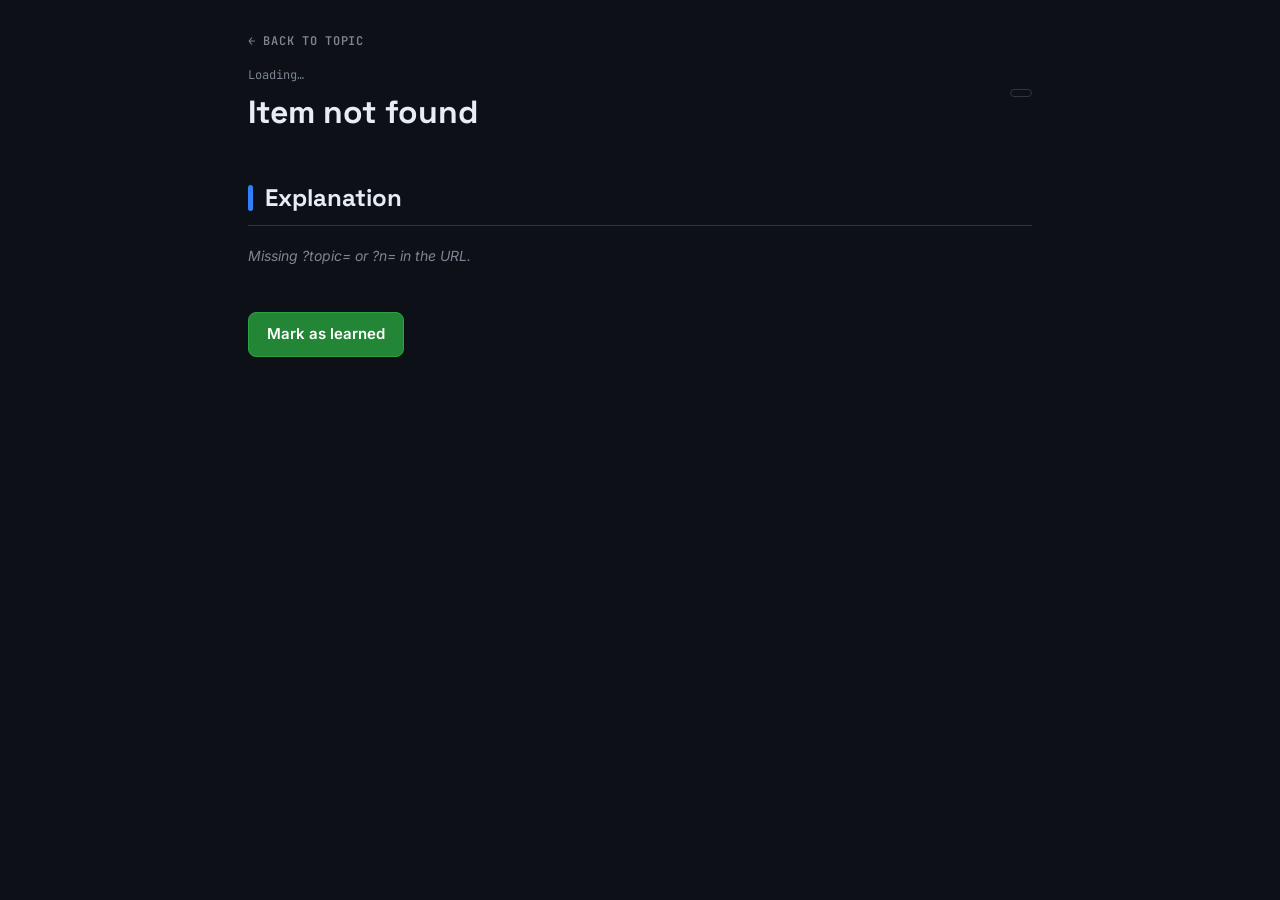
<file: item.html>
<!DOCTYPE html>
<html lang="en">
<head>
<meta charset="UTF-8" />
<meta name="viewport" content="width=device-width, initial-scale=1.0" />
<title id="pageTitle">Loading… — DevOps Roadmap</title>
<link rel="preconnect" href="https://fonts.googleapis.com">
<link href="https://fonts.googleapis.com/css2?family=Space+Grotesk:wght@500;600;700&family=Inter:wght@400;500;600&family=JetBrains+Mono:wght@400;500;600&display=swap" rel="stylesheet">
<link rel="stylesheet" href="assets/style.css">
<style>
  .item-head{display:flex; justify-content:space-between; align-items:flex-start; gap:16px; flex-wrap:wrap; margin-bottom:28px;}
  .item-num-badge{
    font-family:'JetBrains Mono',monospace; font-size:12px; color:var(--text-faint);
    border:1px solid var(--border); border-radius:20px; padding:3px 10px; white-space:nowrap;
  }

  .block{margin-top:52px;}
  .block-label{
    font-family:'Space Grotesk',sans-serif; font-size:24px; font-weight:700; line-height:1.2;
    color:var(--text); margin:0 0 18px; padding-bottom:12px; border-bottom:1px solid var(--border);
    display:flex; align-items:center; gap:12px;
  }
  .block-label::before{content:''; width:5px; height:26px; border-radius:3px; background:var(--ring-color); flex-shrink:0;}
  #practiceBlock .block-label::before{background:#7EE787;}
  #qnaBlock .block-label::before{background:#E3B341;}
  .explanation{font-size:15.5px; line-height:1.75; color:var(--text);}
  .explanation p{margin:0 0 14px;}
  .explanation p:last-child{margin-bottom:0;}
  .explanation a{color:#58A6FF;text-decoration:underline; text-underline-offset:3px;}
  .explanation a:hover{color:#79C0FF;}

  .practice-list{list-style:none; margin:0; padding:0; display:flex; flex-direction:column; gap:10px;}
  .practice-item{
    display:flex; gap:12px; align-items:flex-start; background:var(--surface); border:1px solid var(--border);
    border-radius:10px; padding:13px 15px; font-size:14.5px; line-height:1.55;
  }
  .practice-item::before{content:'\2192'; color:#7EE787; flex-shrink:0; font-family:'JetBrains Mono',monospace;}

  .qna{display:flex; flex-direction:column; gap:10px;}
  .qna-item{border:1px solid var(--border); border-radius:10px; background:var(--surface); overflow:hidden;}
  .qna-q{
    width:100%; text-align:left; background:none; border:none; color:var(--text); font-family:'Inter',sans-serif;
    font-size:14.5px; font-weight:600; padding:13px 15px; cursor:pointer; display:flex; justify-content:space-between;
    align-items:center; gap:10px; border-radius:0;
  }
  .qna-q .arrow{transition:transform .15s; color:var(--text-faint); flex-shrink:0;}
  .qna-item.open .qna-q .arrow{transform:rotate(180deg);}
  .qna-a{max-height:0; overflow:hidden; transition:max-height .2s ease;}
  .qna-a-inner{padding:0 15px 15px; font-size:14px; line-height:1.65; color:var(--text-dim);}

  .no-content{color:var(--text-faint); font-size:14px; font-style:italic;}

  .action-row{display:flex; justify-content:space-between; align-items:center; gap:12px; margin-top:44px; flex-wrap:wrap;}
  .btn-complete{background:#238636; border:1px solid #2ea043; color:#fff; padding:9px 18px; border-radius:8px; font:inherit; font-weight:600; cursor:pointer;}
  .btn-complete:hover{background:#2ea043;}
  .btn-complete.is-done{background:var(--surface); border-color:var(--ok); color:var(--ok);}
  .nav-links{display:flex; gap:10px; font-family:'JetBrains Mono',monospace; font-size:12.5px;}
  .nav-links a{color:var(--text-dim); text-decoration:none;}
  .nav-links a:hover{color:#58A6FF;}
  .nav-links span.disabled{color:var(--text-faint); opacity:.4;}
</style>
</head>
<body>
<div class="wrap narrow">

  <a class="back" id="backLink" href="index.html">&larr; BACK TO TOPIC</a>
  <p class="crumb" id="crumb">Loading…</p>

  <div class="item-head">
    <h1 id="itemTitle" style="margin-bottom:0;">Loading…</h1>
    <span class="item-num-badge" id="itemBadge"></span>
  </div>

  <div class="block">
    <p class="block-label">Explanation</p>
    <div class="explanation" id="explanationBlock"></div>
  </div>

  <div class="block" id="practiceBlock" style="display:none;">
    <p class="block-label">Practice</p>
    <div id="practiceList"></div>
  </div>

  <div class="block" id="qnaBlock" style="display:none;">
    <p class="block-label">Q&amp;A</p>
    <div class="qna" id="qnaList"></div>
  </div>

  <div class="action-row">
    <button class="btn btn-complete" id="completeBtn">Mark as learned</button>
    <div class="nav-links" id="navLinks"></div>
  </div>

</div>

<script src="assets/common.js"></script>
<script>
const params = new URLSearchParams(window.location.search);
const topicSlug = params.get('topic');
const itemN = parseInt(params.get('n'), 10);

// `code` in titles, <h3> lines and Q&A text -> <code>code</code>
const inlineCode = s => String(s).replace(/`([^`]+)`/g, '<code>$1</code>');
const plain = s => String(s).replace(/`/g, '');

async function init(){
  if(!topicSlug || !itemN){
    document.getElementById('itemTitle').textContent = 'Item not found';
    document.getElementById('explanationBlock').innerHTML = '<p class="no-content">Missing ?topic= or ?n= in the URL.</p>';
    return;
  }

  let data;
  try{
    const res = await fetch(`content/${topicSlug}.json`);
    if(!res.ok) throw new Error('not found');
    data = await res.json();
  }catch(e){
    document.getElementById('itemTitle').textContent = 'Content not available';
    document.getElementById('explanationBlock').innerHTML = `<p class="no-content">Couldn't load content for "${topicSlug}" yet.</p>`;
    return;
  }

  document.documentElement.style.setProperty('--ring-color', data.meta.accent || '#58A6FF');
  document.getElementById('backLink').textContent = `\u2190 BACK TO ${data.meta.title.toUpperCase()}`;
  document.getElementById('backLink').href = data.meta.topicPageUrl || 'index.html';
  document.getElementById('crumb').innerHTML = `<a href="${data.meta.topicPageUrl || 'index.html'}">${data.meta.title}</a> &middot; Item ${itemN} of ${data.items.length}`;

  const item = data.items.find(it => it.n === itemN);
  if(!item){
    document.getElementById('itemTitle').textContent = 'Item not found in this topic';
    document.getElementById('explanationBlock').innerHTML = '<p class="no-content">This item hasn\u2019t been added to the content file yet.</p>';
    return;
  }

  document.getElementById('pageTitle').textContent = `${plain(item.title)} — ${data.meta.title}`;
  document.getElementById('itemTitle').innerHTML = inlineCode(item.title);
  document.getElementById('itemBadge').textContent = `#${item.n}`;

  // Each entry in item.explanation is already a full HTML block
  // (a <p>, a <div class="code-block">, a <table>, etc.) — joined as-is
  // so content authors can mix paragraphs, code, diagrams, and tables freely.
  // Only <h3> headings get the `code` -> <code> conversion.
  const expBlock = document.getElementById('explanationBlock');
  if(item.explanation && item.explanation.length){
    expBlock.innerHTML = item.explanation.map(l => l.startsWith('<h3>') ? inlineCode(l) : l).join('');
  } else {
    expBlock.innerHTML = '<p class="no-content">Notes for this item are coming soon.</p>';
  }

  // Like explanation, each entry in item.practice is a raw HTML block the
  // content author composes directly — a <ul class="practice-list"> of
  // action steps, a <div class="diagram"> for a scenario, a
  // <div class="prompt-block"> for reflection questions, etc.
  if(item.practice && item.practice.length){
    document.getElementById('practiceBlock').style.display = '';
    document.getElementById('practiceList').innerHTML = item.practice.join('');
  }

  if(item.qna && item.qna.length){
    document.getElementById('qnaBlock').style.display = '';
    const qnaList = document.getElementById('qnaList');
    item.qna.forEach((pair)=>{
      const el = document.createElement('div');
      el.className = 'qna-item';
      el.innerHTML = `
        <button class="qna-q"><span>${inlineCode(pair.q)}</span><span class="arrow">&#9660;</span></button>
        <div class="qna-a"><div class="qna-a-inner">${inlineCode(pair.a)}</div></div>
      `;
      const btn = el.querySelector('.qna-q');
      const answer = el.querySelector('.qna-a');
      btn.addEventListener('click', ()=>{
        const isOpen = el.classList.toggle('open');
        answer.style.maxHeight = isOpen ? answer.scrollHeight + 'px' : '0';
      });
      qnaList.appendChild(el);
    });
  }

  // Completed state, read/written to the same per-topic key the topic page uses
  const itemsKey = deTopicItemsKey(data.meta.topicId);
  let progress = deReadStore(itemsKey);
  const completeBtn = document.getElementById('completeBtn');

  function refreshButton(){
    const isDone = !!progress[itemN];
    completeBtn.textContent = isDone ? '\u2713 Learned' : 'Mark as learned';
    completeBtn.classList.toggle('is-done', isDone);
  }
  refreshButton();

  completeBtn.addEventListener('click', ()=>{
    if(progress[itemN]) delete progress[itemN]; else progress[itemN] = true;
    deWriteStore(itemsKey, progress);
    deSyncTopicToRoadmap(data.meta.topicId, data.items.length);
    refreshButton();
  });

  // Prev / next navigation within the topic
  const nav = document.getElementById('navLinks');
  const prev = data.items.find(it => it.n === itemN - 1);
  const next = data.items.find(it => it.n === itemN + 1);
  nav.innerHTML = `
    ${prev ? `<a href="item.html?topic=${topicSlug}&n=${prev.n}">&larr; Prev</a>` : `<span class="disabled">&larr; Prev</span>`}
    ${next ? `<a href="item.html?topic=${topicSlug}&n=${next.n}">Next &rarr;</a>` : `<span class="disabled">Next &rarr;</span>`}
  `;
}

init();
</script>
</body>
</html>
</file>
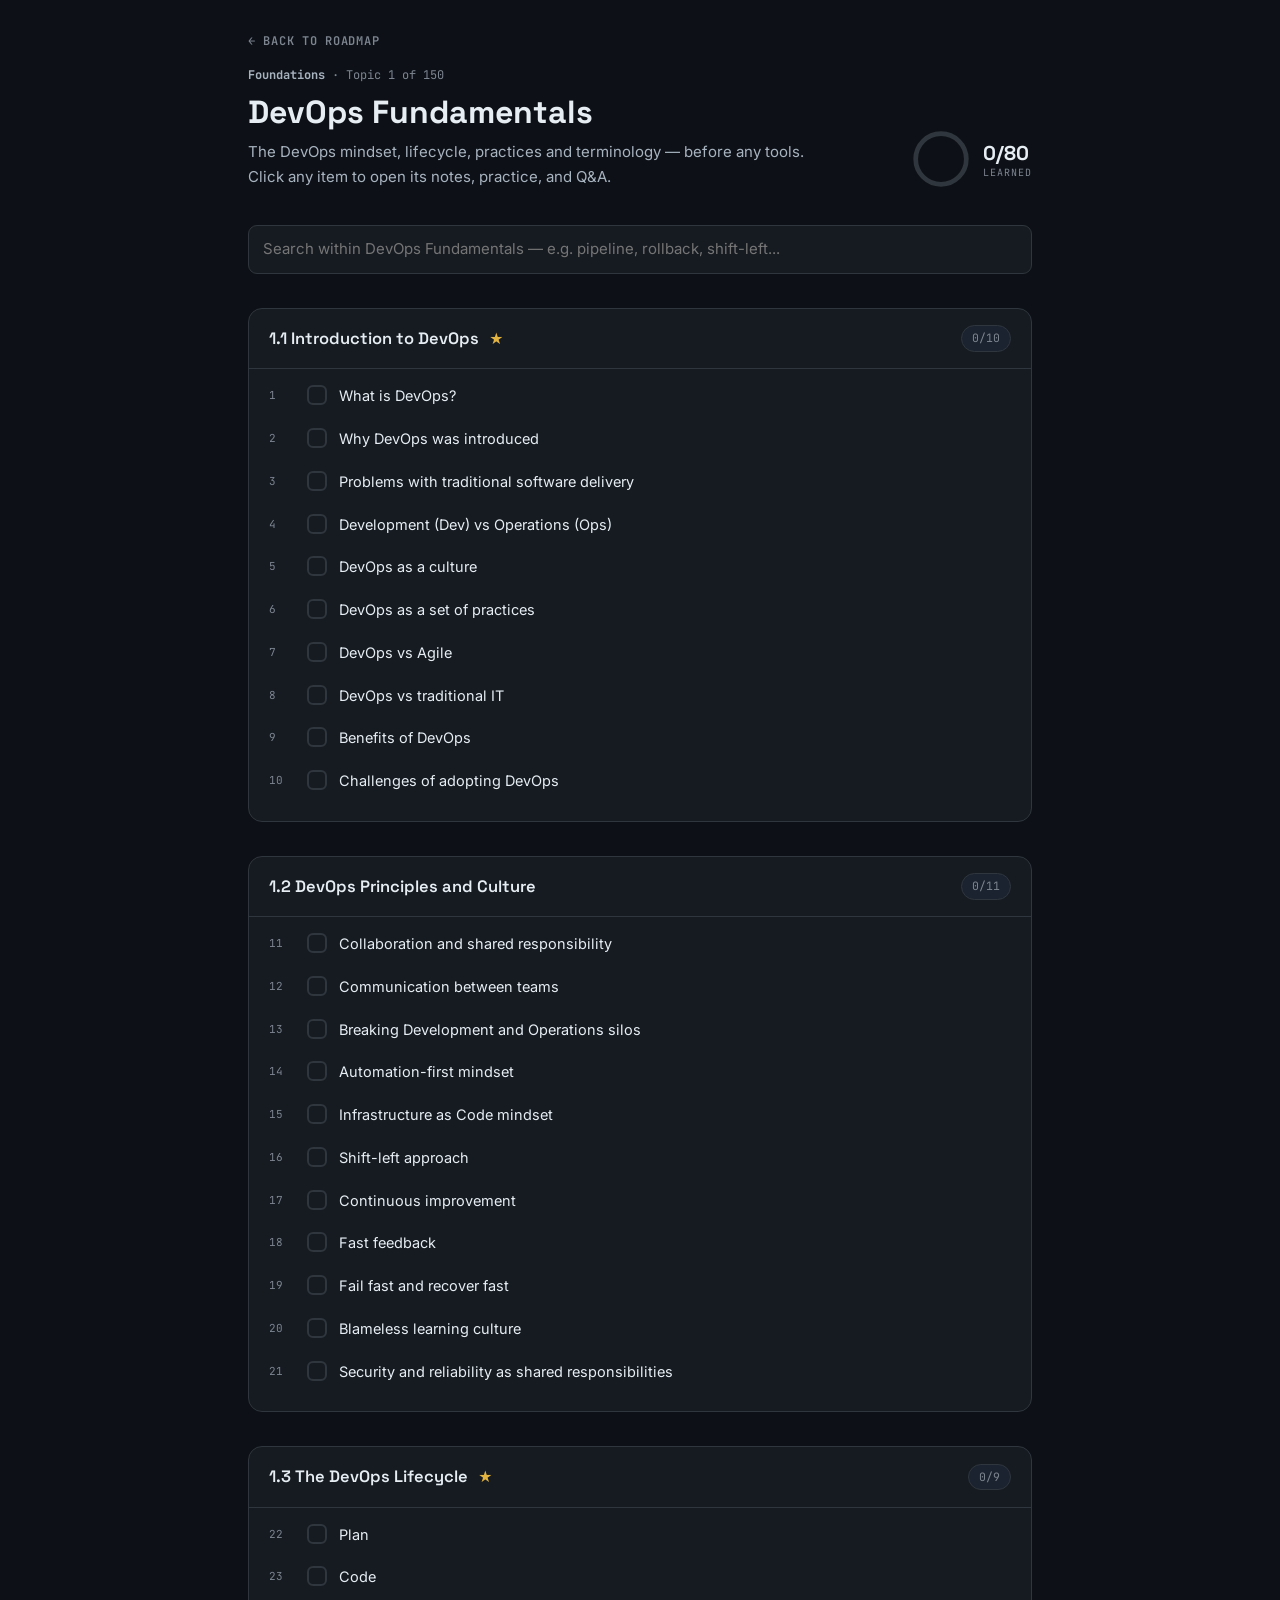
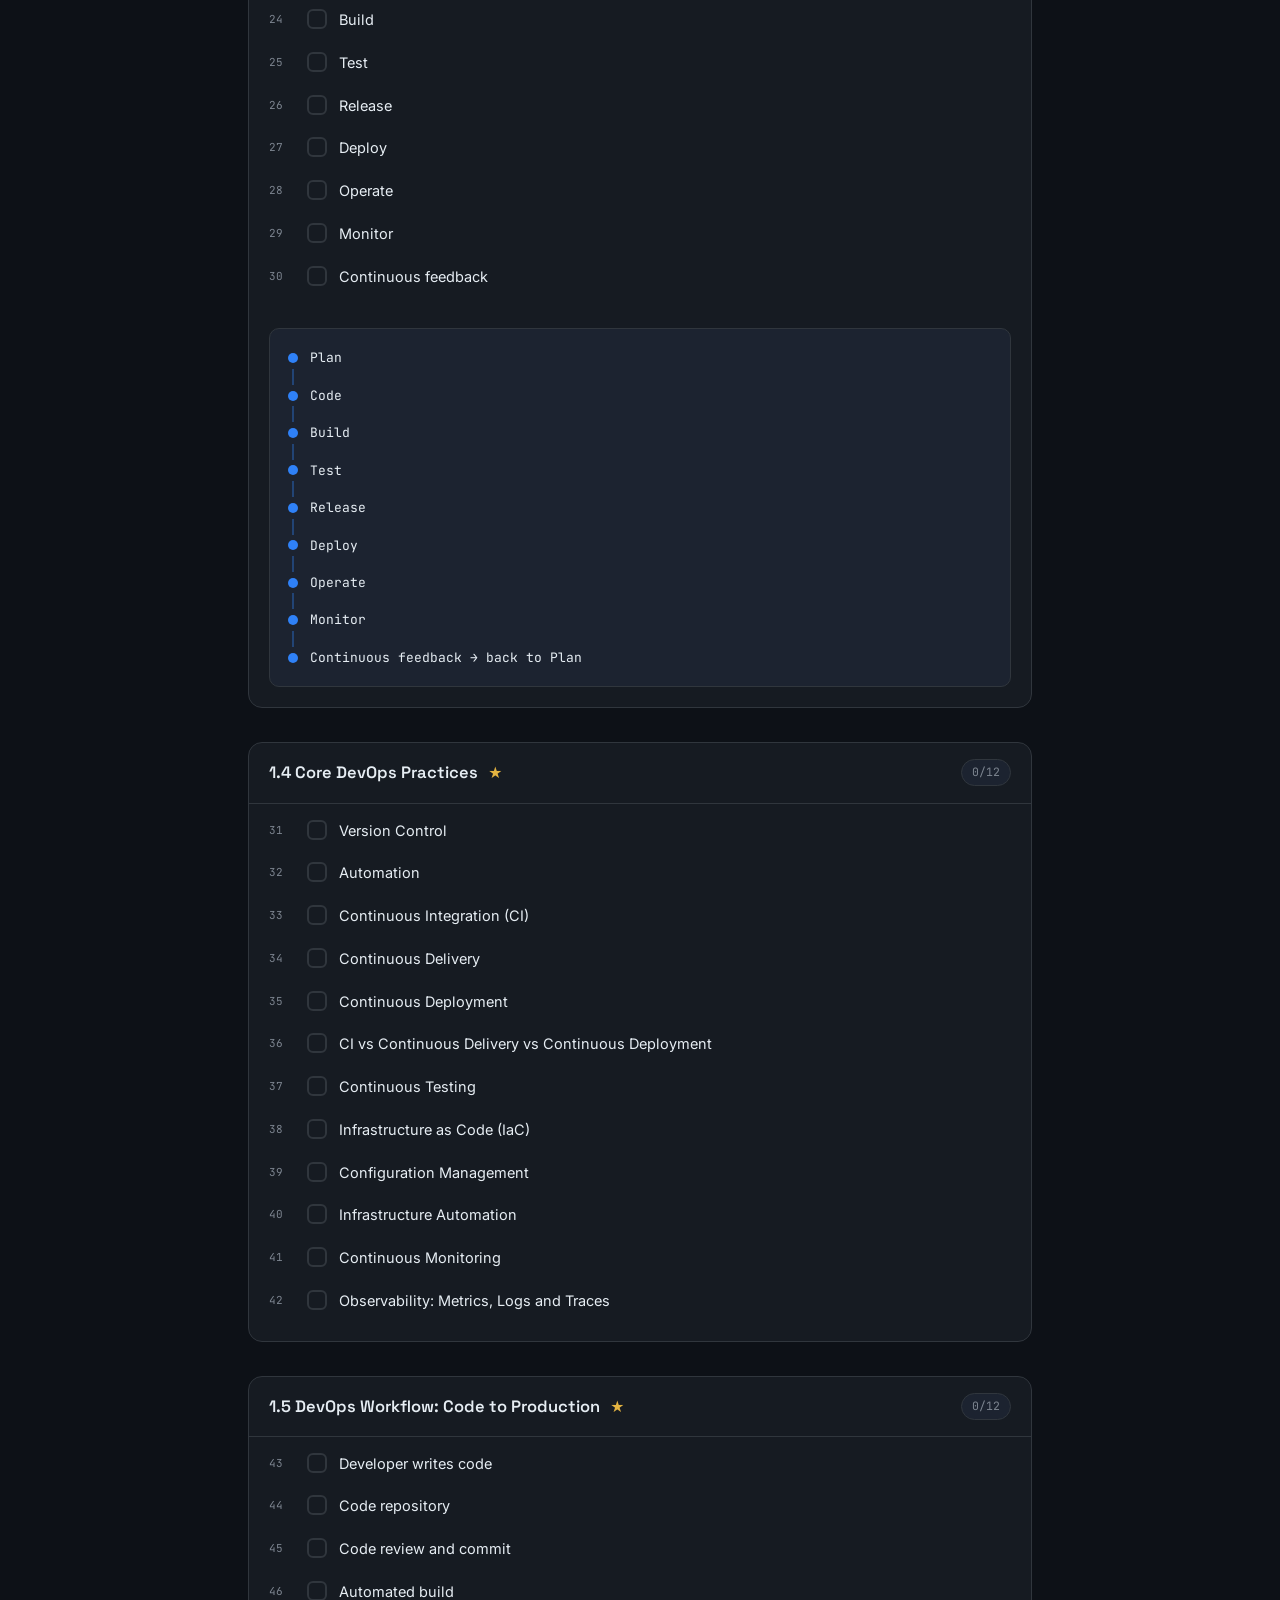
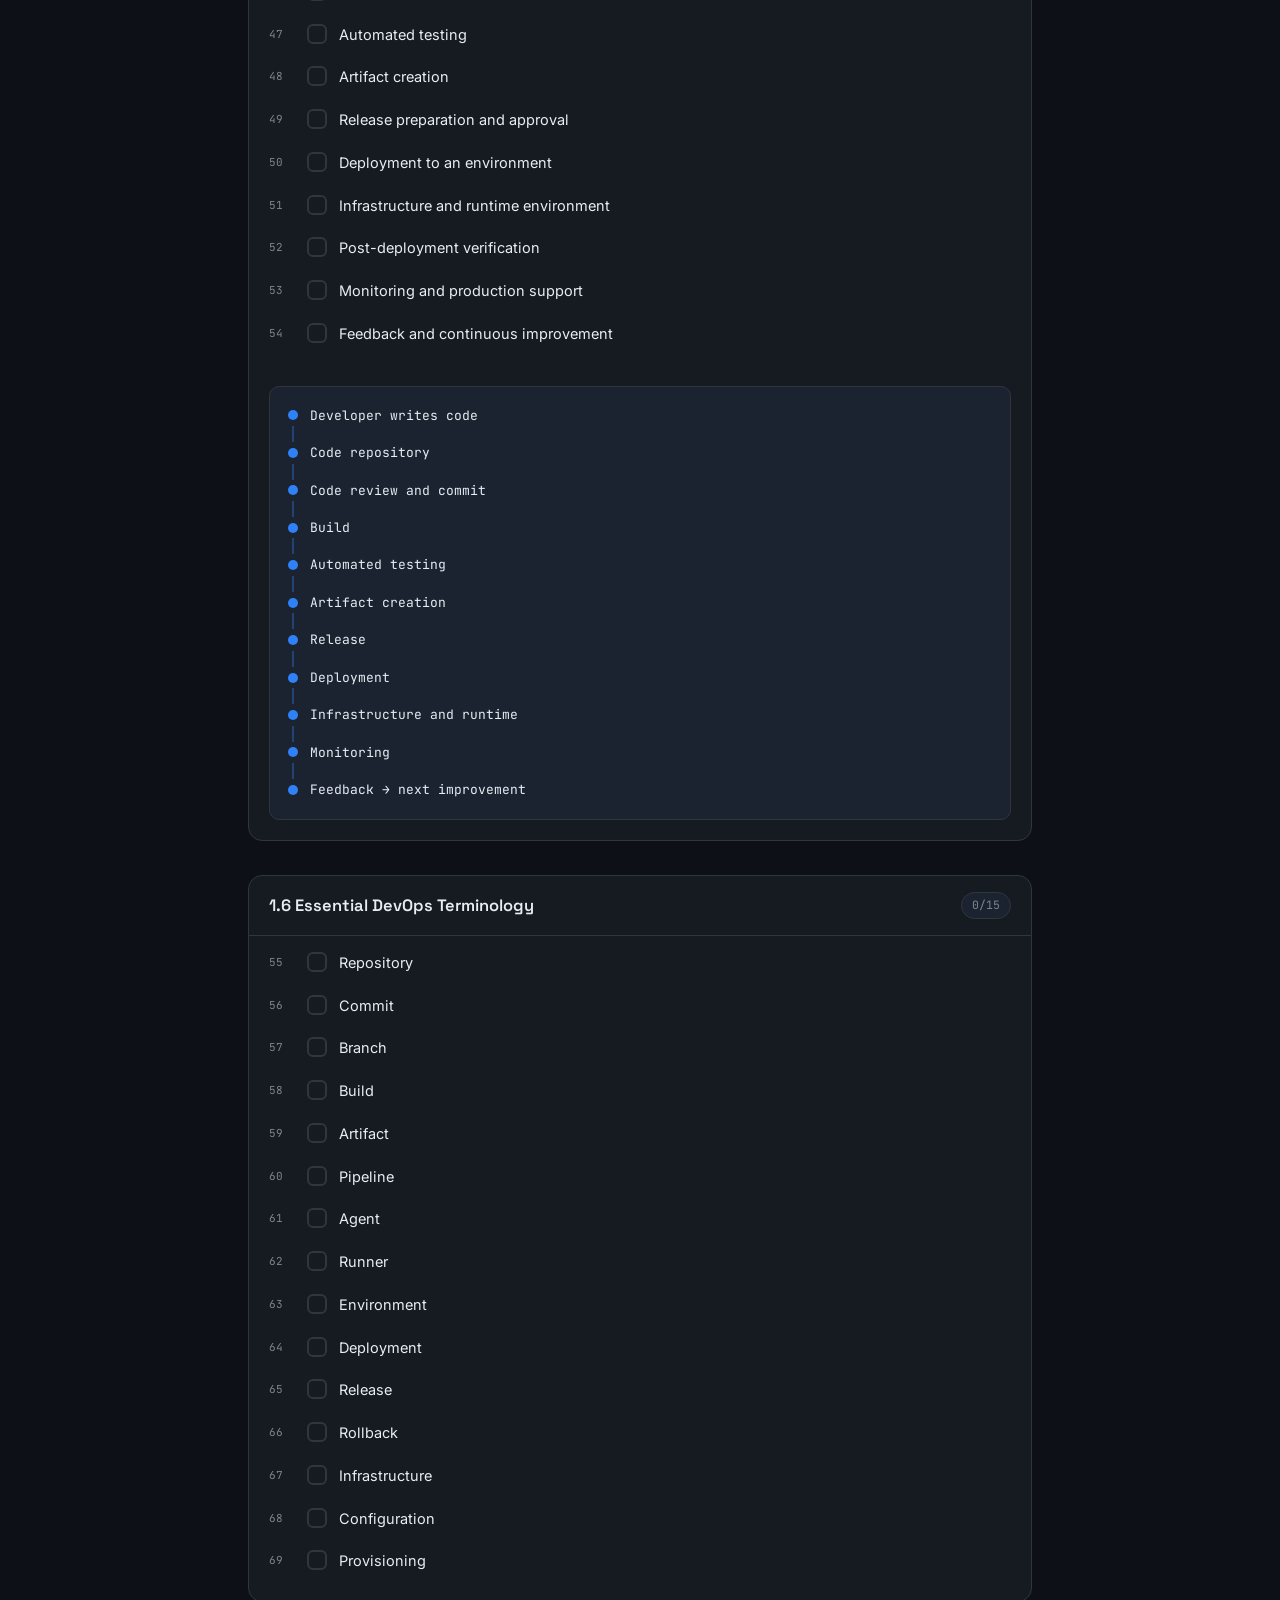
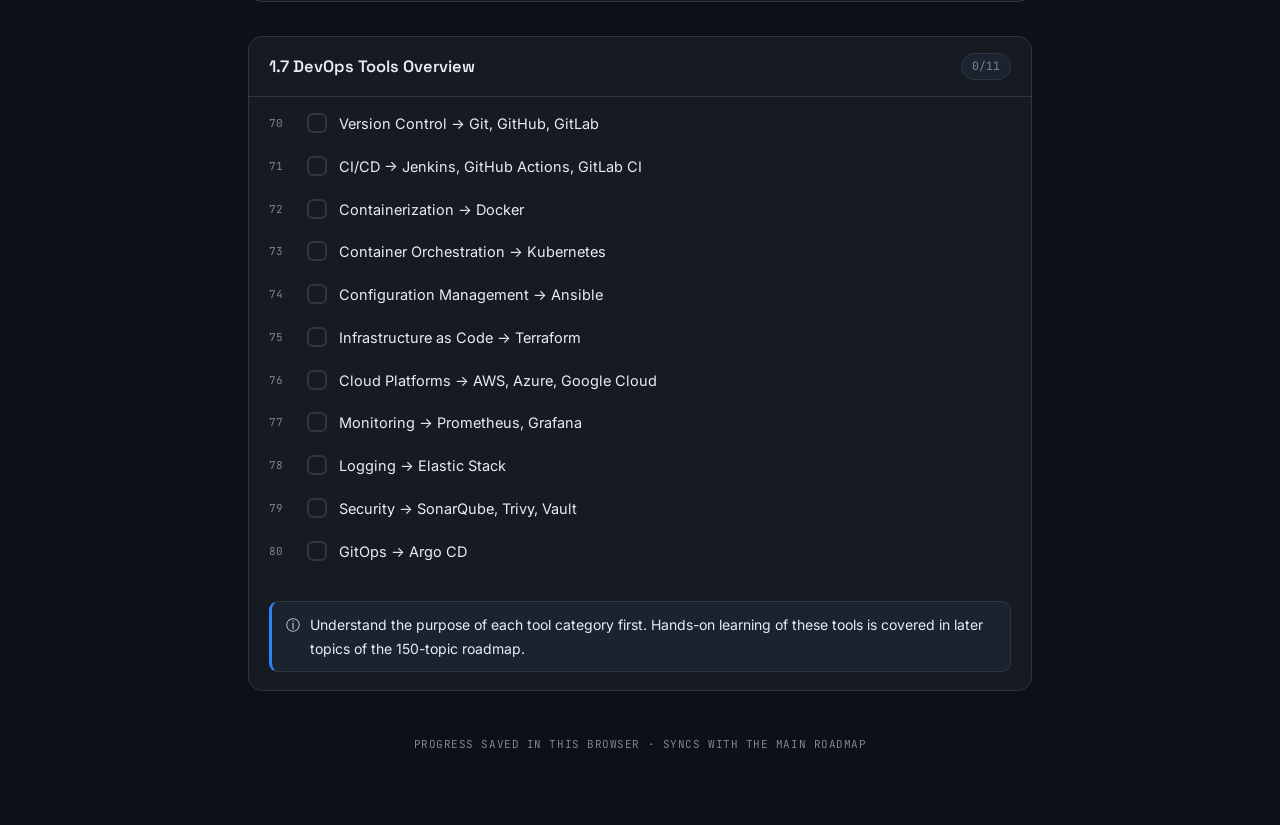
<file: topics/001-devops-fundamentals/001-devops-fundamentals.html>
<!DOCTYPE html>
<html lang="en">
<head>
<meta charset="UTF-8" />
<meta name="viewport" content="width=device-width, initial-scale=1.0" />
<title>DevOps Fundamentals — DevOps Roadmap</title>
<link href="https://fonts.googleapis.com/css2?family=Space+Grotesk:wght@500;600;700&family=Inter:wght@400;500;600&family=JetBrains+Mono:wght@400;500;600&display=swap" rel="stylesheet">
<link rel="stylesheet" href="../../assets/style.css">
<style>
  :root{ --ring-color:#2F81F7; --tc:#2F81F7; }
  body{ background:radial-gradient(ellipse 900px 500px at 15% -10%, rgba(47,129,247,0.08), transparent), var(--bg); }
  .hero{display:flex; justify-content:space-between; align-items:flex-end; gap:20px; flex-wrap:wrap; margin-bottom:8px;}
  .section{margin-top:34px; border:1px solid var(--border); border-radius:14px; background:var(--surface); overflow:hidden;}
  .section.hidden{display:none;}
  .section-head{display:flex; align-items:center; gap:10px; padding:16px 20px; border-bottom:1px solid var(--border); flex-wrap:wrap;}
  .section-title{font-family:'Space Grotesk',sans-serif; font-weight:600; font-size:16.5px;}
  .star{color:#E3B341; font-size:14px;}
  .section-count{margin-left:auto; font-family:'JetBrains Mono',monospace; font-size:11.5px; color:var(--text-faint); background:var(--surface-2); border:1px solid var(--border); border-radius:20px; padding:3px 10px;}
  .group-tag{font-family:'JetBrains Mono',monospace; font-size:10.5px; color:#0D1117; background:var(--tc); border-radius:5px; padding:2px 7px; letter-spacing:.05em;}
  .section .note, .section .cmdbox, .section .workflow{margin-left:20px; margin-right:20px;}
  .items{padding:6px 8px 16px;}
  .item{display:flex; align-items:flex-start; gap:12px; padding:9px 12px; border-radius:9px; transition:background .12s;}
  .item:hover{background:var(--surface-2);}
  .check{width:20px; height:20px; border-radius:6px; border:2px solid var(--border); flex-shrink:0; margin-top:1px; display:flex; align-items:center; justify-content:center; font-size:12px; color:var(--bg); cursor:pointer; transition:all .15s;}
  .item.done .check{background:var(--tc); border-color:var(--tc);}
  .item-num{font-family:'JetBrains Mono',monospace; font-size:11px; color:var(--text-faint); flex-shrink:0; width:26px; margin-top:2px;}
  .item-body{flex:1; min-width:0;}
  a.item-text{font-size:14.5px; color:var(--text); transition:color .15s;}
  a.item-text:hover{color:var(--tc);}
  .item.done .item-text{color:var(--text-dim);}
  .item-tags{display:flex; flex-wrap:wrap; gap:6px; margin-top:6px;}
  .item-tag{font-family:'JetBrains Mono',monospace; font-size:10.5px; color:var(--text-faint); background:var(--surface-2); border:1px solid var(--border); border-radius:5px; padding:2px 7px;}
  .opt-tag{font-family:'JetBrains Mono',monospace; font-size:10px; color:var(--text-faint); border:1px solid var(--border); border-radius:5px; padding:1px 6px; margin-left:6px;}
  .item.item-hidden{display:none;}
  .workflow{padding:18px; background:var(--surface-2); border:1px solid var(--border); border-radius:10px; margin-top:14px; margin-bottom:18px;}
  .wf-step{display:flex; align-items:center; gap:12px;}
  .wf-dot{width:10px; height:10px; border-radius:50%; background:var(--tc); flex-shrink:0;}
  .wf-text{font-family:'JetBrains Mono',monospace; font-size:13px;}
  .wf-line{width:2px; height:16px; background:var(--tc); opacity:.35; margin-left:4px;}
</style>
</head>
<body>
<div class="wrap narrow">
  <a class="back" href="../../index.html">&larr; BACK TO ROADMAP</a>
  <p class="crumb"><b>Foundations</b> &middot; Topic 1 of 150</p>
  <div class="hero">
    <div>
      <h1>DevOps Fundamentals</h1>
      <p class="sub">The DevOps mindset, lifecycle, practices and terminology — before any tools. Click any item to open its notes, practice, and Q&amp;A.</p>
    </div>
    <div class="ring-wrap">
      <svg class="ring" width="60" height="60" viewBox="0 0 64 64">
        <circle class="ring-track" cx="32" cy="32" r="27"></circle>
        <circle id="ringFill" class="ring-fill" cx="32" cy="32" r="27"></circle>
      </svg>
      <div><div class="ring-num" id="progressNum">0/110</div><div class="ring-label">LEARNED</div></div>
    </div>
  </div>
  <input class="search" id="search" type="text" placeholder="Search within DevOps Fundamentals — e.g. pipeline, rollback, shift-left..." style="margin-top:28px;" />
  <div id="sections"></div>
  <div class="footer"><span class="footer-note">PROGRESS SAVED IN THIS BROWSER &middot; SYNCS WITH THE MAIN ROADMAP</span></div>
</div>
<script src="../../assets/common.js"></script>
<script>
const TOPIC_ID = 1;                          // = topic number on the main roadmap
const CONTENT_SLUG = '001-devops-fundamentals'; // = content/<slug>.json, used for item.html links
const ITEMS_KEY = deTopicItemsKey(TOPIC_ID);

const SECTIONS = [
  {
    title: "1.1 Introduction to DevOps",
    items: [
      { t: "What is DevOps?" },
      { t: "Why DevOps was introduced" },
      { t: "Problems with traditional software delivery" },
      { t: "Development (Dev) vs Operations (Ops)" },
      { t: "DevOps as a culture" },
      { t: "DevOps as a set of practices" },
      { t: "DevOps vs Agile" },
      { t: "DevOps vs traditional IT" },
      { t: "Benefits of DevOps" },
      { t: "Challenges of adopting DevOps" }
    ],
    important: true
  },
  {
    title: "1.2 DevOps Principles and Culture",
    items: [
      { t: "Collaboration and shared responsibility" },
      { t: "Communication between teams" },
      { t: "Breaking Development and Operations silos" },
      { t: "Automation-first mindset" },
      { t: "Infrastructure as Code mindset" },
      { t: "Shift-left approach" },
      { t: "Continuous improvement" },
      { t: "Fast feedback" },
      { t: "Fail fast and recover fast" },
      { t: "Blameless learning culture" },
      { t: "Security and reliability as shared responsibilities" }
    ]
  },
  {
    title: "1.3 The DevOps Lifecycle",
    items: [
      { t: "Plan" },
      { t: "Code" },
      { t: "Build" },
      { t: "Test" },
      { t: "Release" },
      { t: "Deploy" },
      { t: "Operate" },
      { t: "Monitor" },
      { t: "Continuous feedback" }
    ],
    important: true,
    workflow: [
      "Plan",
      "Code",
      "Build",
      "Test",
      "Release",
      "Deploy",
      "Operate",
      "Monitor",
      "Continuous feedback → back to Plan"
    ]
  },
  {
    title: "1.4 Core DevOps Practices",
    items: [
      { t: "Version Control" },
      { t: "Automation" },
      { t: "Continuous Integration (CI)" },
      { t: "Continuous Delivery" },
      { t: "Continuous Deployment" },
      { t: "CI vs Continuous Delivery vs Continuous Deployment" },
      { t: "Continuous Testing" },
      { t: "Infrastructure as Code (IaC)" },
      { t: "Configuration Management" },
      { t: "Infrastructure Automation" },
      { t: "Continuous Monitoring" },
      { t: "Observability: Metrics, Logs and Traces" }
    ],
    important: true
  },
  {
    title: "1.5 DevOps Workflow: Code to Production",
    items: [
      { t: "Developer writes code" },
      { t: "Code repository" },
      { t: "Code review and commit" },
      { t: "Automated build" },
      { t: "Automated testing" },
      { t: "Artifact creation" },
      { t: "Release preparation and approval" },
      { t: "Deployment to an environment" },
      { t: "Infrastructure and runtime environment" },
      { t: "Post-deployment verification" },
      { t: "Monitoring and production support" },
      { t: "Feedback and continuous improvement" }
    ],
    important: true,
    workflow: [
      "Developer writes code",
      "Code repository",
      "Code review and commit",
      "Build",
      "Automated testing",
      "Artifact creation",
      "Release",
      "Deployment",
      "Infrastructure and runtime",
      "Monitoring",
      "Feedback → next improvement"
    ]
  },
  {
    title: "1.6 Essential DevOps Terminology",
    items: [
      { t: "Repository" },
      { t: "Commit" },
      { t: "Branch" },
      { t: "Build" },
      { t: "Artifact" },
      { t: "Pipeline" },
      { t: "Agent" },
      { t: "Runner" },
      { t: "Environment" },
      { t: "Deployment" },
      { t: "Release" },
      { t: "Rollback" },
      { t: "Infrastructure" },
      { t: "Configuration" },
      { t: "Provisioning" }
    ]
  },
  {
    title: "1.7 DevOps Tools Overview",
    items: [
      { t: "Version Control → Git, GitHub, GitLab" },
      { t: "CI/CD → Jenkins, GitHub Actions, GitLab CI" },
      { t: "Containerization → Docker" },
      { t: "Container Orchestration → Kubernetes" },
      { t: "Configuration Management → Ansible" },
      { t: "Infrastructure as Code → Terraform" },
      { t: "Cloud Platforms → AWS, Azure, Google Cloud" },
      { t: "Monitoring → Prometheus, Grafana" },
      { t: "Logging → Elastic Stack" },
      { t: "Security → SonarQube, Trivy, Vault" },
      { t: "GitOps → Argo CD" }
    ],
    note: {
      type: "info",
      text: "Understand the purpose of each tool category first. Hands-on learning of these tools is covered in later topics of the 150-topic roadmap."
    }
  }
];

// global sequential numbering — this n is what item.html?n= and content JSON "n" refer to
let counter = 0;
SECTIONS.forEach(sec => sec.items.forEach(it => { counter++; it.n = counter; }));
const TOTAL = counter;

let progress = deReadStore(ITEMS_KEY);
let query = '';
const NOTE_ICON = {info:'\u24D8', practice:'\u2605', warning:'\u26A0'};

function render(){
  const root = document.getElementById('sections');
  root.innerHTML = '';
  const q = query.trim().toLowerCase();
  SECTIONS.forEach(sec=>{
    const doneCount = sec.items.filter(it=>progress[it.n]).length;
    const match = it => !q || it.t.toLowerCase().includes(q) || (it.tags||[]).some(tg=>tg.toLowerCase().includes(q));
    const secEl = document.createElement('div');
    secEl.className = 'section' + (sec.items.some(match) ? '' : ' hidden');
    secEl.innerHTML = `<div class="section-head">
        <span class="section-title">${sec.title}</span>
        ${sec.important ? '<span class="star" title="Very important">&#9733;</span>' : ''}
        ${sec.group ? `<span class="group-tag">${sec.group}</span>` : ''}
        <span class="section-count">${doneCount}/${sec.items.length}</span></div>`;
    if(sec.intro) secEl.innerHTML += `<div class="note note-${sec.intro.type}"><span>${NOTE_ICON[sec.intro.type]}</span><span>${sec.intro.text}</span></div>`;
    const wrap = document.createElement('div'); wrap.className = 'items';
    sec.items.forEach(it=>{
      const isDone = !!progress[it.n];
      const row = document.createElement('div');
      row.className = 'item' + (isDone?' done':'') + (match(it)?'':' item-hidden');
      row.innerHTML = `<span class="item-num">${it.n}</span>
        <span class="check" data-n="${it.n}">${isDone?'\u2713':''}</span>
        <span class="item-body">
          <a class="item-text" href="../../item.html?topic=${CONTENT_SLUG}&n=${it.n}">${it.t}${it.optional?'<span class="opt-tag">optional</span>':''}<span class="item-arrow">&rarr;</span></a>
          ${it.tags ? `<div class="item-tags">${it.tags.map(tg=>`<span class="item-tag">${tg}</span>`).join('')}</div>` : ''}
        </span>`;
      row.querySelector('.check').addEventListener('click', ()=>toggleItem(it.n));
      wrap.appendChild(row);
    });
    secEl.appendChild(wrap);
    if(sec.commands){
      const box = document.createElement('div'); box.className = 'cmdbox';
      box.innerHTML = `<div class="cmdbox-head"><span class="cmdbox-label">Commands</span><button class="copy-btn">Copy</button></div><pre>${sec.commands.join('\n')}</pre>`;
      box.querySelector('.copy-btn').addEventListener('click', e=>{
        navigator.clipboard.writeText(sec.commands.join('\n')).then(()=>{ e.target.textContent='Copied'; setTimeout(()=>e.target.textContent='Copy',1400); }).catch(()=>{});
      });
      secEl.appendChild(box);
    }
    if(sec.workflow){
      const wf = document.createElement('div'); wf.className = 'workflow';
      wf.innerHTML = sec.workflow.map((s,i)=>`<div class="wf-step"><span class="wf-dot"></span><span class="wf-text">${s}</span></div>${i<sec.workflow.length-1?'<div class="wf-line"></div>':''}`).join('');
      secEl.appendChild(wf);
    }
    if(sec.note){
      const n = document.createElement('div'); n.className = `note note-${sec.note.type}`;
      n.innerHTML = `<span>${NOTE_ICON[sec.note.type]}</span><span>${sec.note.text}</span>`;
      n.style.marginBottom = '18px'; secEl.appendChild(n);
    } else secEl.style.paddingBottom = '2px';
    root.appendChild(secEl);
  });
  updateRing();
}
function updateRing(){
  const done = Object.keys(progress).filter(k=>progress[k]).length;
  document.getElementById('progressNum').textContent = `${done}/${TOTAL}`;
  deUpdateRing(document.getElementById('ringFill'), done, TOTAL);
}
function toggleItem(n){
  if(progress[n]) delete progress[n]; else progress[n] = true;
  deWriteStore(ITEMS_KEY, progress);
  deSyncTopicToRoadmap(TOPIC_ID, TOTAL);
  render();
}
document.getElementById('search').addEventListener('input', e=>{ query = e.target.value; render(); });
// refresh when coming back from an item page
window.addEventListener('focus', ()=>{ progress = deReadStore(ITEMS_KEY); render(); });
window.addEventListener('pageshow', ()=>{ progress = deReadStore(ITEMS_KEY); render(); });
render();
</script>
</body>
</html>
</file>
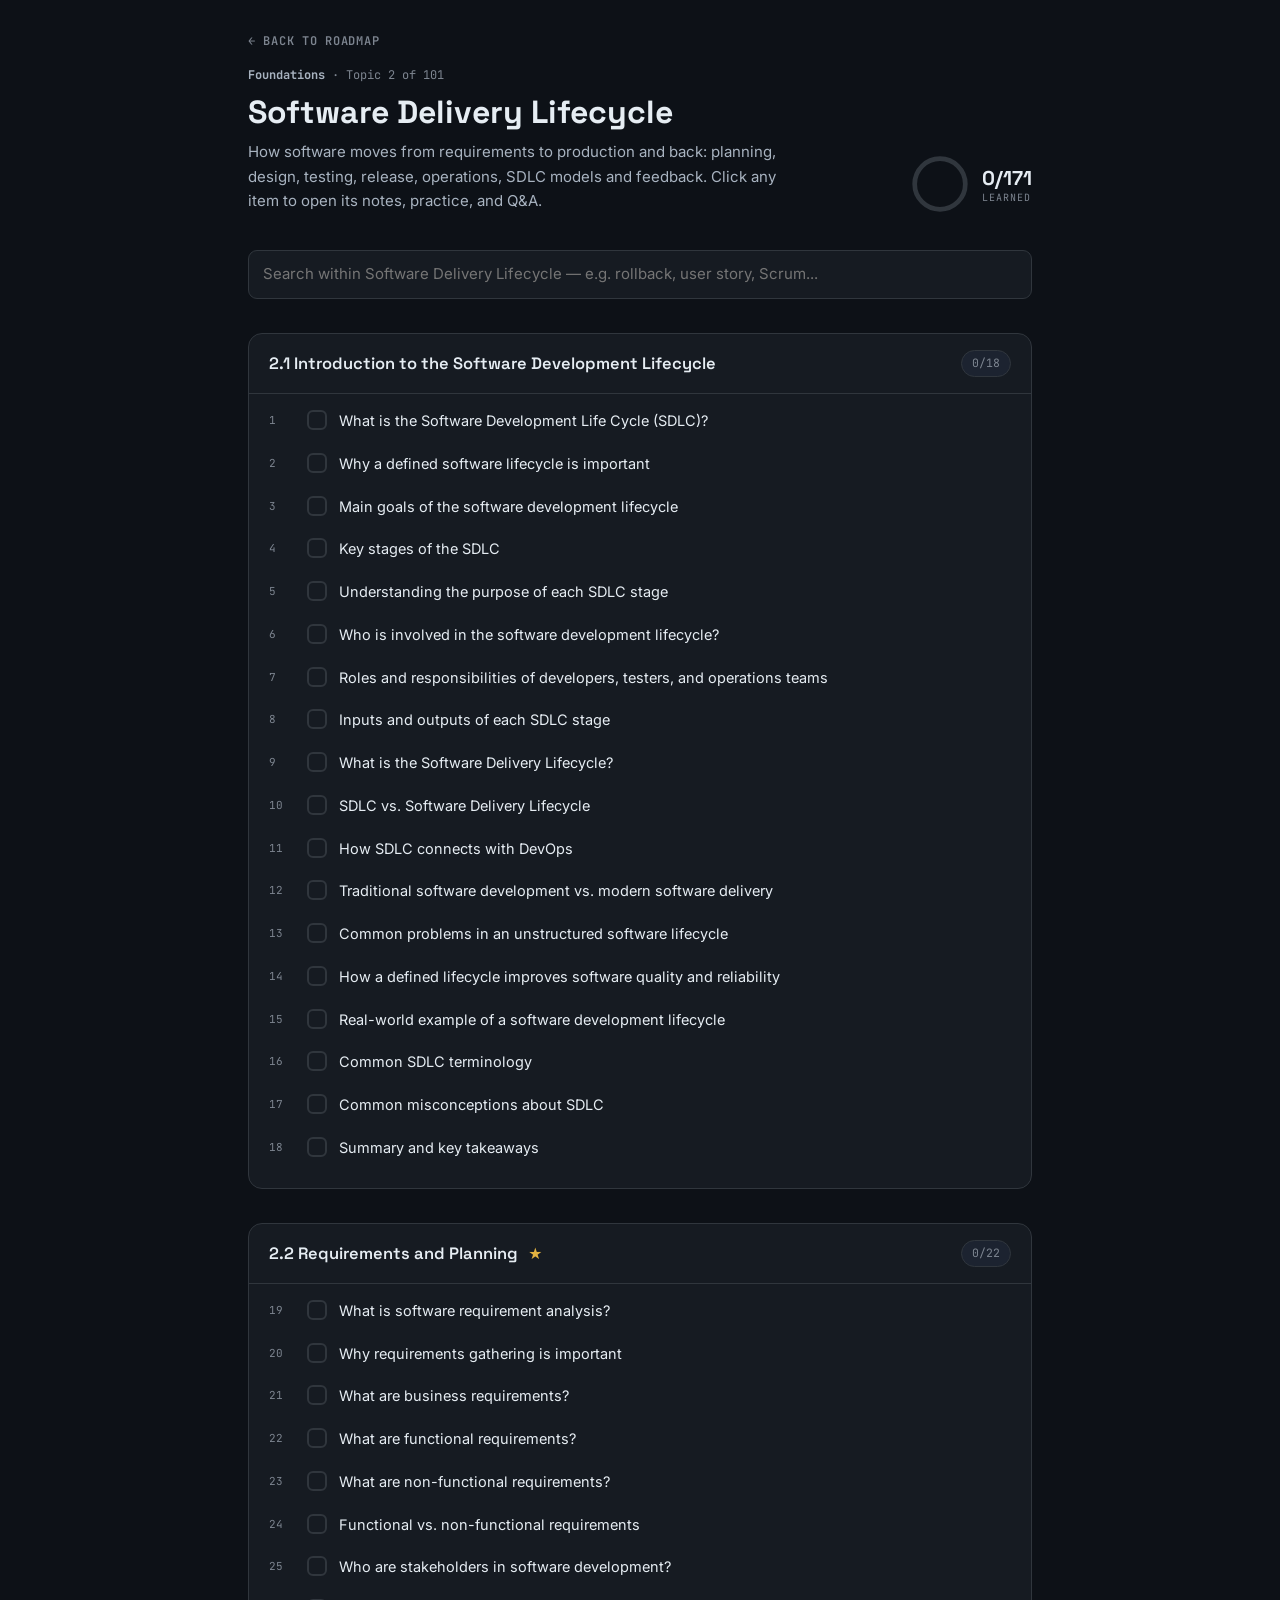
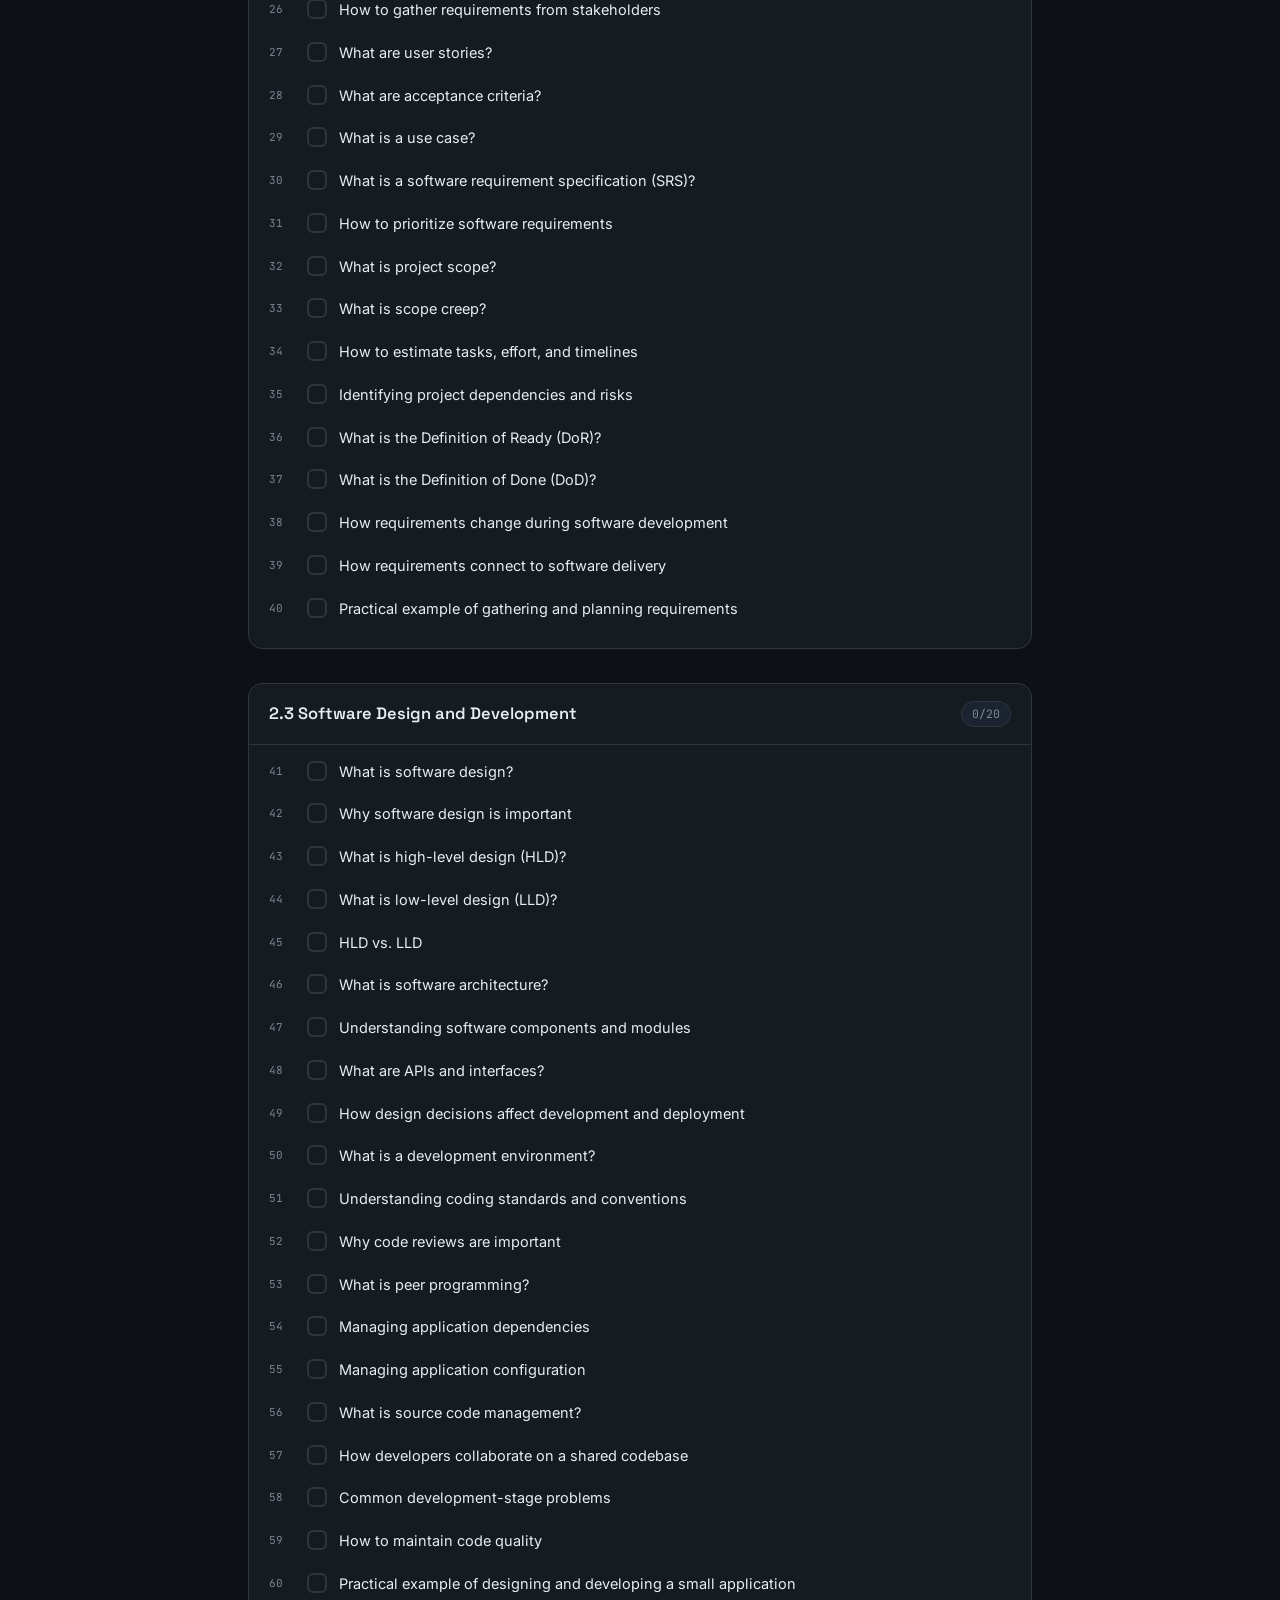
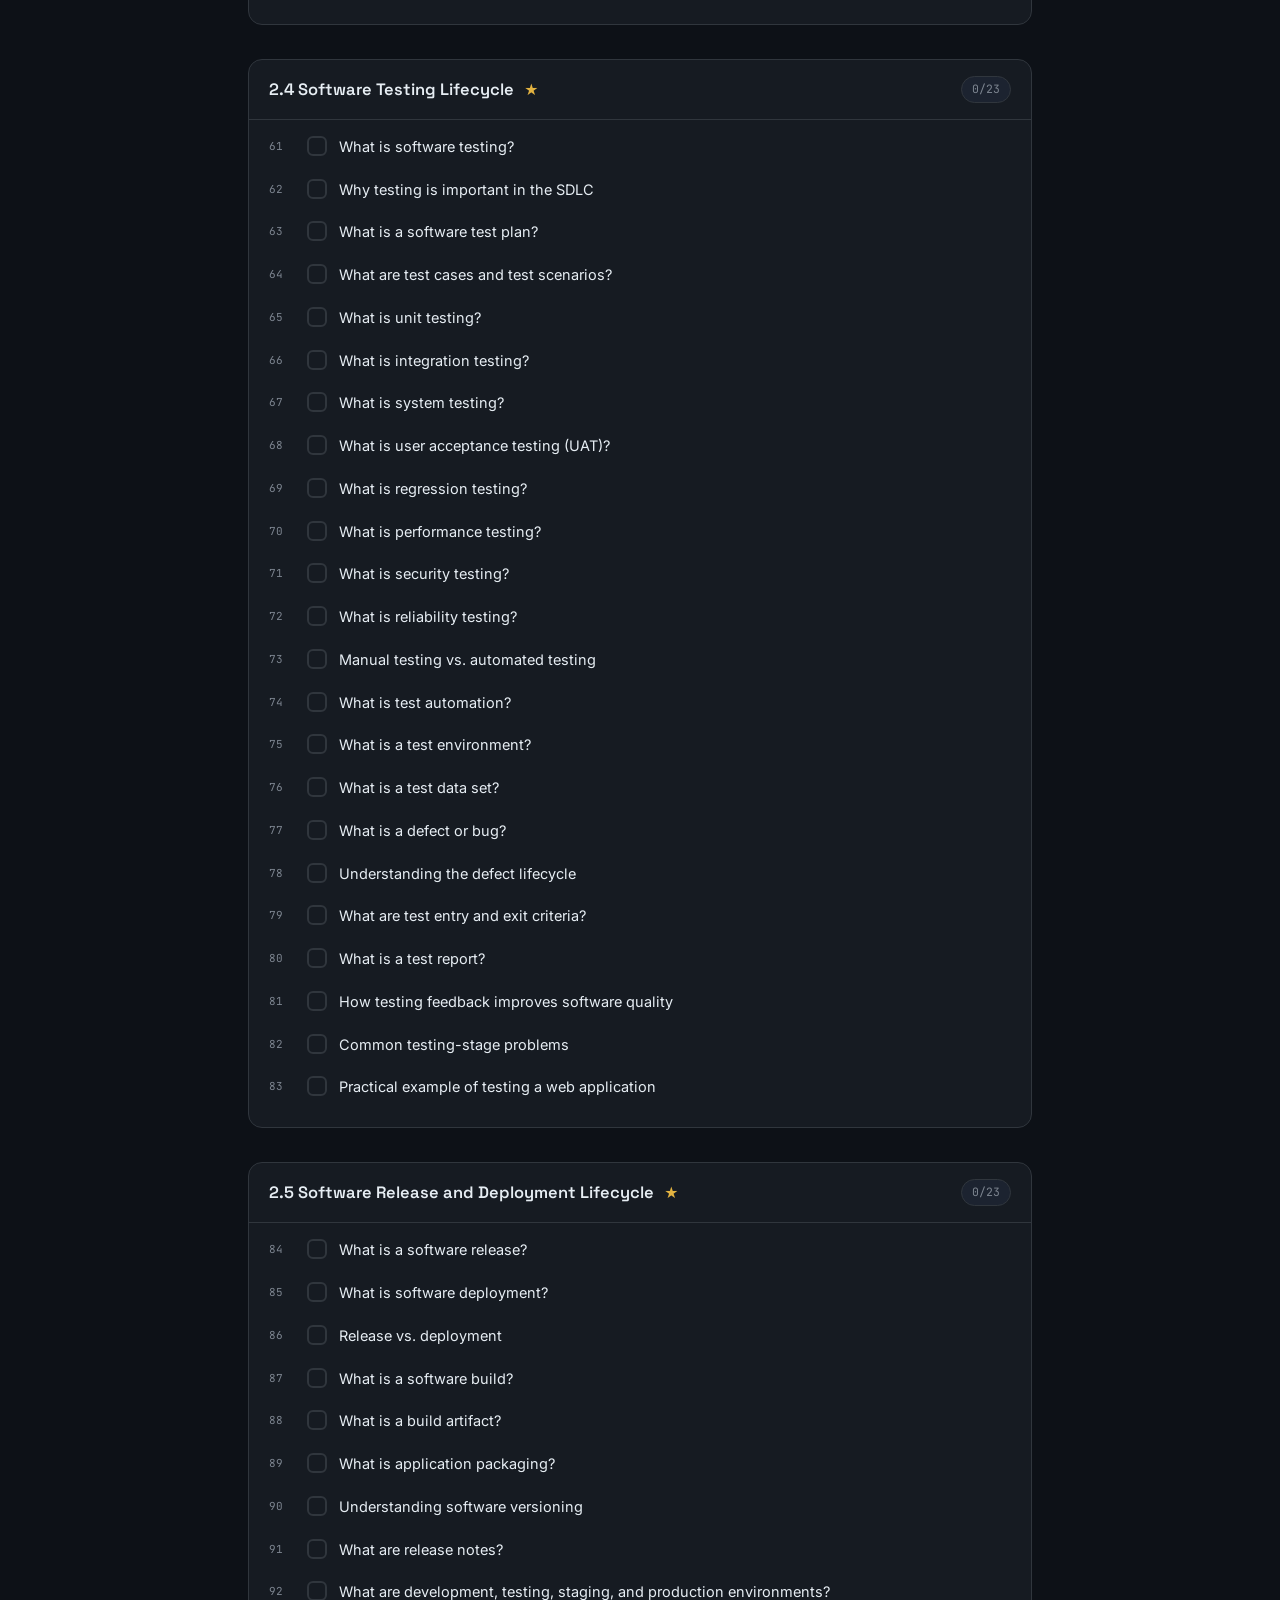
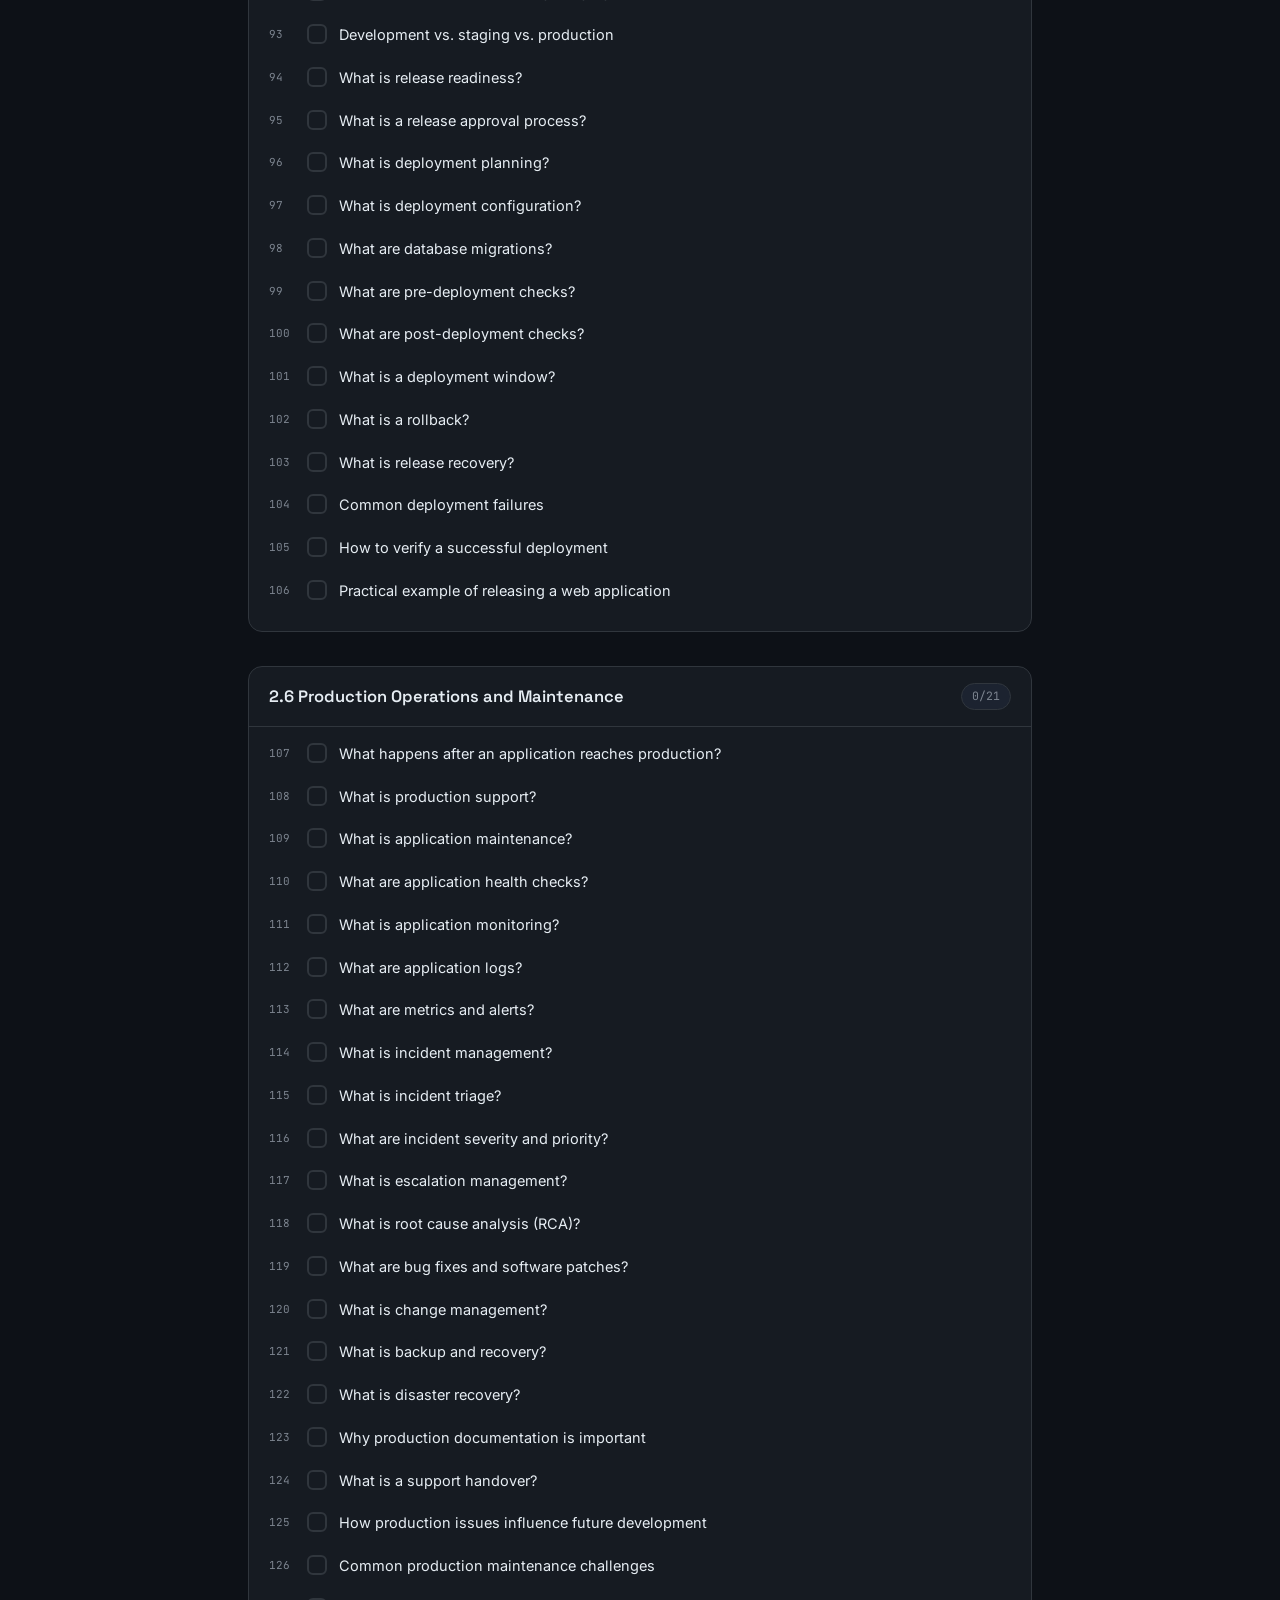
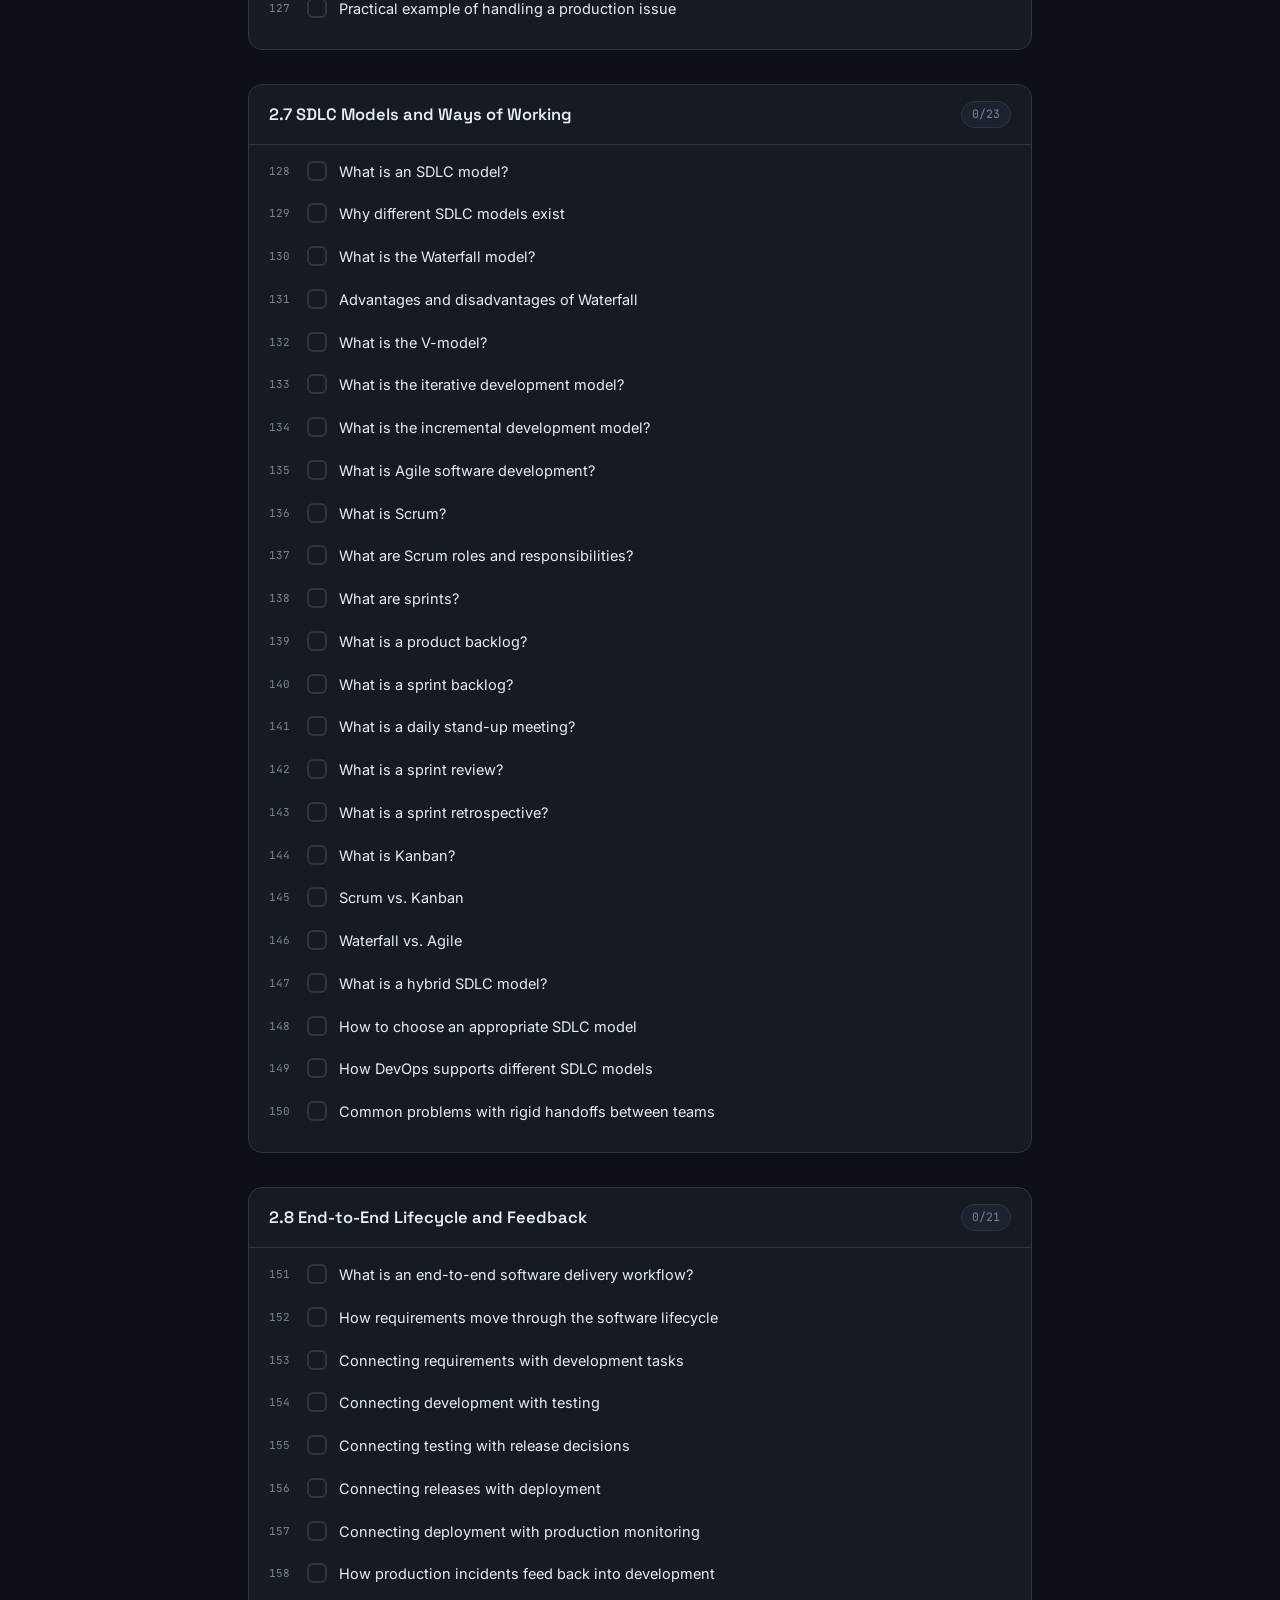
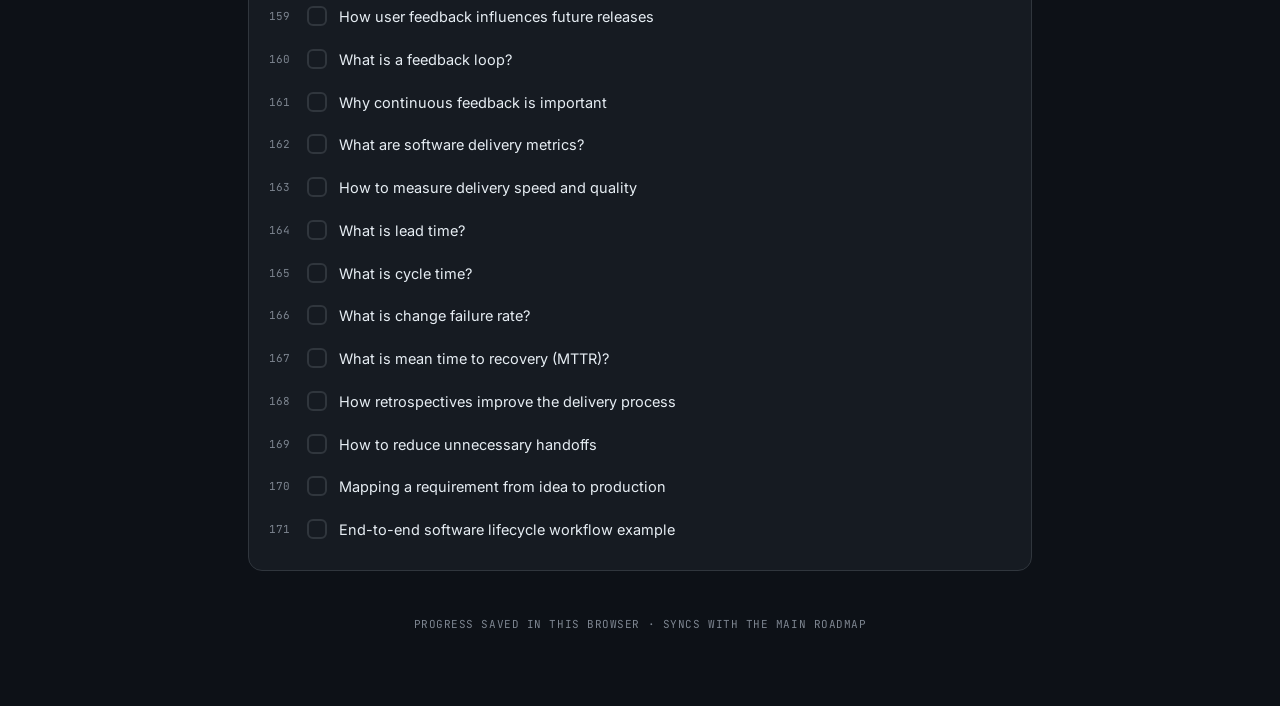
<file: topics/002-software-delivery-lifecycle/002-software-delivery-lifecycle.html>
<!DOCTYPE html>
<html lang="en">
<head>
<meta charset="UTF-8" />
<meta name="viewport" content="width=device-width, initial-scale=1.0" />
<title>Software Delivery Lifecycle — DevOps Roadmap</title>
<link href="https://fonts.googleapis.com/css2?family=Space+Grotesk:wght@500;600;700&family=Inter:wght@400;500;600&family=JetBrains+Mono:wght@400;500;600&display=swap" rel="stylesheet">
<link rel="stylesheet" href="../../assets/style.css">
<style>
  :root{ --ring-color:#A371F7; --tc:#A371F7; }
  body{ background:radial-gradient(ellipse 900px 500px at 15% -10%, rgba(163,113,247,0.08), transparent), var(--bg); }
  .hero{display:flex; justify-content:space-between; align-items:flex-end; gap:20px; flex-wrap:wrap; margin-bottom:8px;}
  .section{margin-top:34px; border:1px solid var(--border); border-radius:14px; background:var(--surface); overflow:hidden;}
  .section.hidden{display:none;}
  .section-head{display:flex; align-items:center; gap:10px; padding:16px 20px; border-bottom:1px solid var(--border); flex-wrap:wrap;}
  .section-title{font-family:'Space Grotesk',sans-serif; font-weight:600; font-size:16.5px;}
  .star{color:#E3B341; font-size:14px;}
  .section-count{margin-left:auto; font-family:'JetBrains Mono',monospace; font-size:11.5px; color:var(--text-faint); background:var(--surface-2); border:1px solid var(--border); border-radius:20px; padding:3px 10px;}
  .group-tag{font-family:'JetBrains Mono',monospace; font-size:10.5px; color:#0D1117; background:var(--tc); border-radius:5px; padding:2px 7px; letter-spacing:.05em;}
  .section .note, .section .cmdbox, .section .workflow{margin-left:20px; margin-right:20px;}
  .items{padding:6px 8px 16px;}
  .item{display:flex; align-items:flex-start; gap:12px; padding:9px 12px; border-radius:9px; transition:background .12s;}
  .item:hover{background:var(--surface-2);}
  .check{width:20px; height:20px; border-radius:6px; border:2px solid var(--border); flex-shrink:0; margin-top:1px; display:flex; align-items:center; justify-content:center; font-size:12px; color:var(--bg); cursor:pointer; transition:all .15s;}
  .item.done .check{background:var(--tc); border-color:var(--tc);}
  .item-num{font-family:'JetBrains Mono',monospace; font-size:11px; color:var(--text-faint); flex-shrink:0; width:26px; margin-top:2px;}
  .item-body{flex:1; min-width:0;}
  a.item-text{font-size:14.5px; color:var(--text); transition:color .15s;}
  a.item-text:hover{color:var(--tc);}
  .item.done .item-text{color:var(--text-dim);}
  .item-tags{display:flex; flex-wrap:wrap; gap:6px; margin-top:6px;}
  .item-tag{font-family:'JetBrains Mono',monospace; font-size:10.5px; color:var(--text-faint); background:var(--surface-2); border:1px solid var(--border); border-radius:5px; padding:2px 7px;}
  .opt-tag{font-family:'JetBrains Mono',monospace; font-size:10px; color:var(--text-faint); border:1px solid var(--border); border-radius:5px; padding:1px 6px; margin-left:6px;}
  .item.item-hidden{display:none;}
  .workflow{padding:18px; background:var(--surface-2); border:1px solid var(--border); border-radius:10px; margin-top:14px; margin-bottom:18px;}
  .wf-step{display:flex; align-items:center; gap:12px;}
  .wf-dot{width:10px; height:10px; border-radius:50%; background:var(--tc); flex-shrink:0;}
  .wf-text{font-family:'JetBrains Mono',monospace; font-size:13px;}
  .wf-line{width:2px; height:16px; background:var(--tc); opacity:.35; margin-left:4px;}
</style>
</head>
<body>
<div class="wrap narrow">
  <a class="back" href="../../index.html">&larr; BACK TO ROADMAP</a>
  <p class="crumb"><b>Foundations</b> &middot; Topic 2 of 101</p>
  <div class="hero">
    <div>
      <h1>Software Delivery Lifecycle</h1>
      <p class="sub">How software moves from requirements to production and back: planning, design, testing, release, operations, SDLC models and feedback. Click any item to open its notes, practice, and Q&amp;A.</p>
    </div>
    <div class="ring-wrap">
      <svg class="ring" width="60" height="60" viewBox="0 0 64 64">
        <circle class="ring-track" cx="32" cy="32" r="27"></circle>
        <circle id="ringFill" class="ring-fill" cx="32" cy="32" r="27"></circle>
      </svg>
      <div><div class="ring-num" id="progressNum">0/214</div><div class="ring-label">LEARNED</div></div>
    </div>
  </div>
  <input class="search" id="search" type="text" placeholder="Search within Software Delivery Lifecycle — e.g. rollback, user story, Scrum..." style="margin-top:28px;" />
  <div id="sections"></div>
  <div class="footer"><span class="footer-note">PROGRESS SAVED IN THIS BROWSER &middot; SYNCS WITH THE MAIN ROADMAP</span></div>
</div>
<script src="../../assets/common.js"></script>
<script>
const TOPIC_ID = 2;                          // = topic number on the main roadmap
const CONTENT_SLUG = '002-software-delivery-lifecycle'; // = content/<slug>.json, used for item.html links
const ITEMS_KEY = deTopicItemsKey(TOPIC_ID);

const SECTIONS = [
 {
  "title": "2.1 Introduction to the Software Development Lifecycle",
  "items": [
   {
    "t": "What is the Software Development Life Cycle (SDLC)?"
   },
   {
    "t": "Why a defined software lifecycle is important"
   },
   {
    "t": "Main goals of the software development lifecycle"
   },
   {
    "t": "Key stages of the SDLC"
   },
   {
    "t": "Understanding the purpose of each SDLC stage"
   },
   {
    "t": "Who is involved in the software development lifecycle?"
   },
   {
    "t": "Roles and responsibilities of developers, testers, and operations teams"
   },
   {
    "t": "Inputs and outputs of each SDLC stage"
   },
   {
    "t": "What is the Software Delivery Lifecycle?"
   },
   {
    "t": "SDLC vs. Software Delivery Lifecycle"
   },
   {
    "t": "How SDLC connects with DevOps"
   },
   {
    "t": "Traditional software development vs. modern software delivery"
   },
   {
    "t": "Common problems in an unstructured software lifecycle"
   },
   {
    "t": "How a defined lifecycle improves software quality and reliability"
   },
   {
    "t": "Real-world example of a software development lifecycle"
   },
   {
    "t": "Common SDLC terminology"
   },
   {
    "t": "Common misconceptions about SDLC"
   },
   {
    "t": "Summary and key takeaways"
   }
  ]
 },
 {
  "title": "2.2 Requirements and Planning",
  "items": [
   {
    "t": "What is software requirement analysis?"
   },
   {
    "t": "Why requirements gathering is important"
   },
   {
    "t": "What are business requirements?"
   },
   {
    "t": "What are functional requirements?"
   },
   {
    "t": "What are non-functional requirements?"
   },
   {
    "t": "Functional vs. non-functional requirements"
   },
   {
    "t": "Who are stakeholders in software development?"
   },
   {
    "t": "How to gather requirements from stakeholders"
   },
   {
    "t": "What are user stories?"
   },
   {
    "t": "What are acceptance criteria?"
   },
   {
    "t": "What is a use case?"
   },
   {
    "t": "What is a software requirement specification (SRS)?"
   },
   {
    "t": "How to prioritize software requirements"
   },
   {
    "t": "What is project scope?"
   },
   {
    "t": "What is scope creep?"
   },
   {
    "t": "How to estimate tasks, effort, and timelines"
   },
   {
    "t": "Identifying project dependencies and risks"
   },
   {
    "t": "What is the Definition of Ready (DoR)?"
   },
   {
    "t": "What is the Definition of Done (DoD)?"
   },
   {
    "t": "How requirements change during software development"
   },
   {
    "t": "How requirements connect to software delivery"
   },
   {
    "t": "Practical example of gathering and planning requirements"
   }
  ],
  "important": true
 },
 {
  "title": "2.3 Software Design and Development",
  "items": [
   {
    "t": "What is software design?"
   },
   {
    "t": "Why software design is important"
   },
   {
    "t": "What is high-level design (HLD)?"
   },
   {
    "t": "What is low-level design (LLD)?"
   },
   {
    "t": "HLD vs. LLD"
   },
   {
    "t": "What is software architecture?"
   },
   {
    "t": "Understanding software components and modules"
   },
   {
    "t": "What are APIs and interfaces?"
   },
   {
    "t": "How design decisions affect development and deployment"
   },
   {
    "t": "What is a development environment?"
   },
   {
    "t": "Understanding coding standards and conventions"
   },
   {
    "t": "Why code reviews are important"
   },
   {
    "t": "What is peer programming?"
   },
   {
    "t": "Managing application dependencies"
   },
   {
    "t": "Managing application configuration"
   },
   {
    "t": "What is source code management?"
   },
   {
    "t": "How developers collaborate on a shared codebase"
   },
   {
    "t": "Common development-stage problems"
   },
   {
    "t": "How to maintain code quality"
   },
   {
    "t": "Practical example of designing and developing a small application"
   }
  ]
 },
 {
  "title": "2.4 Software Testing Lifecycle",
  "items": [
   {
    "t": "What is software testing?"
   },
   {
    "t": "Why testing is important in the SDLC"
   },
   {
    "t": "What is a software test plan?"
   },
   {
    "t": "What are test cases and test scenarios?"
   },
   {
    "t": "What is unit testing?"
   },
   {
    "t": "What is integration testing?"
   },
   {
    "t": "What is system testing?"
   },
   {
    "t": "What is user acceptance testing (UAT)?"
   },
   {
    "t": "What is regression testing?"
   },
   {
    "t": "What is performance testing?"
   },
   {
    "t": "What is security testing?"
   },
   {
    "t": "What is reliability testing?"
   },
   {
    "t": "Manual testing vs. automated testing"
   },
   {
    "t": "What is test automation?"
   },
   {
    "t": "What is a test environment?"
   },
   {
    "t": "What is a test data set?"
   },
   {
    "t": "What is a defect or bug?"
   },
   {
    "t": "Understanding the defect lifecycle"
   },
   {
    "t": "What are test entry and exit criteria?"
   },
   {
    "t": "What is a test report?"
   },
   {
    "t": "How testing feedback improves software quality"
   },
   {
    "t": "Common testing-stage problems"
   },
   {
    "t": "Practical example of testing a web application"
   }
  ],
  "important": true
 },
 {
  "title": "2.5 Software Release and Deployment Lifecycle",
  "items": [
   {
    "t": "What is a software release?"
   },
   {
    "t": "What is software deployment?"
   },
   {
    "t": "Release vs. deployment"
   },
   {
    "t": "What is a software build?"
   },
   {
    "t": "What is a build artifact?"
   },
   {
    "t": "What is application packaging?"
   },
   {
    "t": "Understanding software versioning"
   },
   {
    "t": "What are release notes?"
   },
   {
    "t": "What are development, testing, staging, and production environments?"
   },
   {
    "t": "Development vs. staging vs. production"
   },
   {
    "t": "What is release readiness?"
   },
   {
    "t": "What is a release approval process?"
   },
   {
    "t": "What is deployment planning?"
   },
   {
    "t": "What is deployment configuration?"
   },
   {
    "t": "What are database migrations?"
   },
   {
    "t": "What are pre-deployment checks?"
   },
   {
    "t": "What are post-deployment checks?"
   },
   {
    "t": "What is a deployment window?"
   },
   {
    "t": "What is a rollback?"
   },
   {
    "t": "What is release recovery?"
   },
   {
    "t": "Common deployment failures"
   },
   {
    "t": "How to verify a successful deployment"
   },
   {
    "t": "Practical example of releasing a web application"
   }
  ],
  "important": true
 },
 {
  "title": "2.6 Production Operations and Maintenance",
  "items": [
   {
    "t": "What happens after an application reaches production?"
   },
   {
    "t": "What is production support?"
   },
   {
    "t": "What is application maintenance?"
   },
   {
    "t": "What are application health checks?"
   },
   {
    "t": "What is application monitoring?"
   },
   {
    "t": "What are application logs?"
   },
   {
    "t": "What are metrics and alerts?"
   },
   {
    "t": "What is incident management?"
   },
   {
    "t": "What is incident triage?"
   },
   {
    "t": "What are incident severity and priority?"
   },
   {
    "t": "What is escalation management?"
   },
   {
    "t": "What is root cause analysis (RCA)?"
   },
   {
    "t": "What are bug fixes and software patches?"
   },
   {
    "t": "What is change management?"
   },
   {
    "t": "What is backup and recovery?"
   },
   {
    "t": "What is disaster recovery?"
   },
   {
    "t": "Why production documentation is important"
   },
   {
    "t": "What is a support handover?"
   },
   {
    "t": "How production issues influence future development"
   },
   {
    "t": "Common production maintenance challenges"
   },
   {
    "t": "Practical example of handling a production issue"
   }
  ]
 },
 {
  "title": "2.7 SDLC Models and Ways of Working",
  "items": [
   {
    "t": "What is an SDLC model?"
   },
   {
    "t": "Why different SDLC models exist"
   },
   {
    "t": "What is the Waterfall model?"
   },
   {
    "t": "Advantages and disadvantages of Waterfall"
   },
   {
    "t": "What is the V-model?"
   },
   {
    "t": "What is the iterative development model?"
   },
   {
    "t": "What is the incremental development model?"
   },
   {
    "t": "What is Agile software development?"
   },
   {
    "t": "What is Scrum?"
   },
   {
    "t": "What are Scrum roles and responsibilities?"
   },
   {
    "t": "What are sprints?"
   },
   {
    "t": "What is a product backlog?"
   },
   {
    "t": "What is a sprint backlog?"
   },
   {
    "t": "What is a daily stand-up meeting?"
   },
   {
    "t": "What is a sprint review?"
   },
   {
    "t": "What is a sprint retrospective?"
   },
   {
    "t": "What is Kanban?"
   },
   {
    "t": "Scrum vs. Kanban"
   },
   {
    "t": "Waterfall vs. Agile"
   },
   {
    "t": "What is a hybrid SDLC model?"
   },
   {
    "t": "How to choose an appropriate SDLC model"
   },
   {
    "t": "How DevOps supports different SDLC models"
   },
   {
    "t": "Common problems with rigid handoffs between teams"
   }
  ]
 },
 {
  "title": "2.8 End-to-End Lifecycle and Feedback",
  "items": [
   {
    "t": "What is an end-to-end software delivery workflow?"
   },
   {
    "t": "How requirements move through the software lifecycle"
   },
   {
    "t": "Connecting requirements with development tasks"
   },
   {
    "t": "Connecting development with testing"
   },
   {
    "t": "Connecting testing with release decisions"
   },
   {
    "t": "Connecting releases with deployment"
   },
   {
    "t": "Connecting deployment with production monitoring"
   },
   {
    "t": "How production incidents feed back into development"
   },
   {
    "t": "How user feedback influences future releases"
   },
   {
    "t": "What is a feedback loop?"
   },
   {
    "t": "Why continuous feedback is important"
   },
   {
    "t": "What are software delivery metrics?"
   },
   {
    "t": "How to measure delivery speed and quality"
   },
   {
    "t": "What is lead time?"
   },
   {
    "t": "What is cycle time?"
   },
   {
    "t": "What is change failure rate?"
   },
   {
    "t": "What is mean time to recovery (MTTR)?"
   },
   {
    "t": "How retrospectives improve the delivery process"
   },
   {
    "t": "How to reduce unnecessary handoffs"
   },
   {
    "t": "Mapping a requirement from idea to production"
   },
   {
    "t": "End-to-end software lifecycle workflow example"
   }
  ]
 }
];

// global sequential numbering — this n is what item.html?n= and content JSON "n" refer to
let counter = 0;
SECTIONS.forEach(sec => sec.items.forEach(it => { counter++; it.n = counter; }));
const TOTAL = counter;

let progress = deReadStore(ITEMS_KEY);
let query = '';
const NOTE_ICON = {info:'\u24D8', practice:'\u2605', warning:'\u26A0'};

function render(){
  const root = document.getElementById('sections');
  root.innerHTML = '';
  const q = query.trim().toLowerCase();
  SECTIONS.forEach(sec=>{
    const doneCount = sec.items.filter(it=>progress[it.n]).length;
    const match = it => !q || it.t.toLowerCase().includes(q) || (it.tags||[]).some(tg=>tg.toLowerCase().includes(q));
    const secEl = document.createElement('div');
    secEl.className = 'section' + (sec.items.some(match) ? '' : ' hidden');
    secEl.innerHTML = `<div class="section-head">
        <span class="section-title">${sec.title}</span>
        ${sec.important ? '<span class="star" title="Very important">&#9733;</span>' : ''}
        ${sec.group ? `<span class="group-tag">${sec.group}</span>` : ''}
        <span class="section-count">${doneCount}/${sec.items.length}</span></div>`;
    if(sec.intro) secEl.innerHTML += `<div class="note note-${sec.intro.type}"><span>${NOTE_ICON[sec.intro.type]}</span><span>${sec.intro.text}</span></div>`;
    const wrap = document.createElement('div'); wrap.className = 'items';
    sec.items.forEach(it=>{
      const isDone = !!progress[it.n];
      const row = document.createElement('div');
      row.className = 'item' + (isDone?' done':'') + (match(it)?'':' item-hidden');
      row.innerHTML = `<span class="item-num">${it.n}</span>
        <span class="check" data-n="${it.n}">${isDone?'\u2713':''}</span>
        <span class="item-body">
          <a class="item-text" href="../../item.html?topic=${CONTENT_SLUG}&n=${it.n}">${it.t}${it.optional?'<span class="opt-tag">optional</span>':''}<span class="item-arrow">&rarr;</span></a>
          ${it.tags ? `<div class="item-tags">${it.tags.map(tg=>`<span class="item-tag">${tg}</span>`).join('')}</div>` : ''}
        </span>`;
      row.querySelector('.check').addEventListener('click', ()=>toggleItem(it.n));
      wrap.appendChild(row);
    });
    secEl.appendChild(wrap);
    if(sec.commands){
      const box = document.createElement('div'); box.className = 'cmdbox';
      box.innerHTML = `<div class="cmdbox-head"><span class="cmdbox-label">Commands</span><button class="copy-btn">Copy</button></div><pre>${sec.commands.join('\n')}</pre>`;
      box.querySelector('.copy-btn').addEventListener('click', e=>{
        navigator.clipboard.writeText(sec.commands.join('\n')).then(()=>{ e.target.textContent='Copied'; setTimeout(()=>e.target.textContent='Copy',1400); }).catch(()=>{});
      });
      secEl.appendChild(box);
    }
    if(sec.workflow){
      const wf = document.createElement('div'); wf.className = 'workflow';
      wf.innerHTML = sec.workflow.map((s,i)=>`<div class="wf-step"><span class="wf-dot"></span><span class="wf-text">${s}</span></div>${i<sec.workflow.length-1?'<div class="wf-line"></div>':''}`).join('');
      secEl.appendChild(wf);
    }
    if(sec.note){
      const n = document.createElement('div'); n.className = `note note-${sec.note.type}`;
      n.innerHTML = `<span>${NOTE_ICON[sec.note.type]}</span><span>${sec.note.text}</span>`;
      n.style.marginBottom = '18px'; secEl.appendChild(n);
    } else secEl.style.paddingBottom = '2px';
    root.appendChild(secEl);
  });
  updateRing();
}
function updateRing(){
  const done = Object.keys(progress).filter(k=>progress[k]).length;
  document.getElementById('progressNum').textContent = `${done}/${TOTAL}`;
  deUpdateRing(document.getElementById('ringFill'), done, TOTAL);
}
function toggleItem(n){
  if(progress[n]) delete progress[n]; else progress[n] = true;
  deWriteStore(ITEMS_KEY, progress);
  deSyncTopicToRoadmap(TOPIC_ID, TOTAL);
  render();
}
document.getElementById('search').addEventListener('input', e=>{ query = e.target.value; render(); });
// refresh when coming back from an item page
window.addEventListener('focus', ()=>{ progress = deReadStore(ITEMS_KEY); render(); });
window.addEventListener('pageshow', ()=>{ progress = deReadStore(ITEMS_KEY); render(); });
render();
</script>
</body>
</html>
</file>
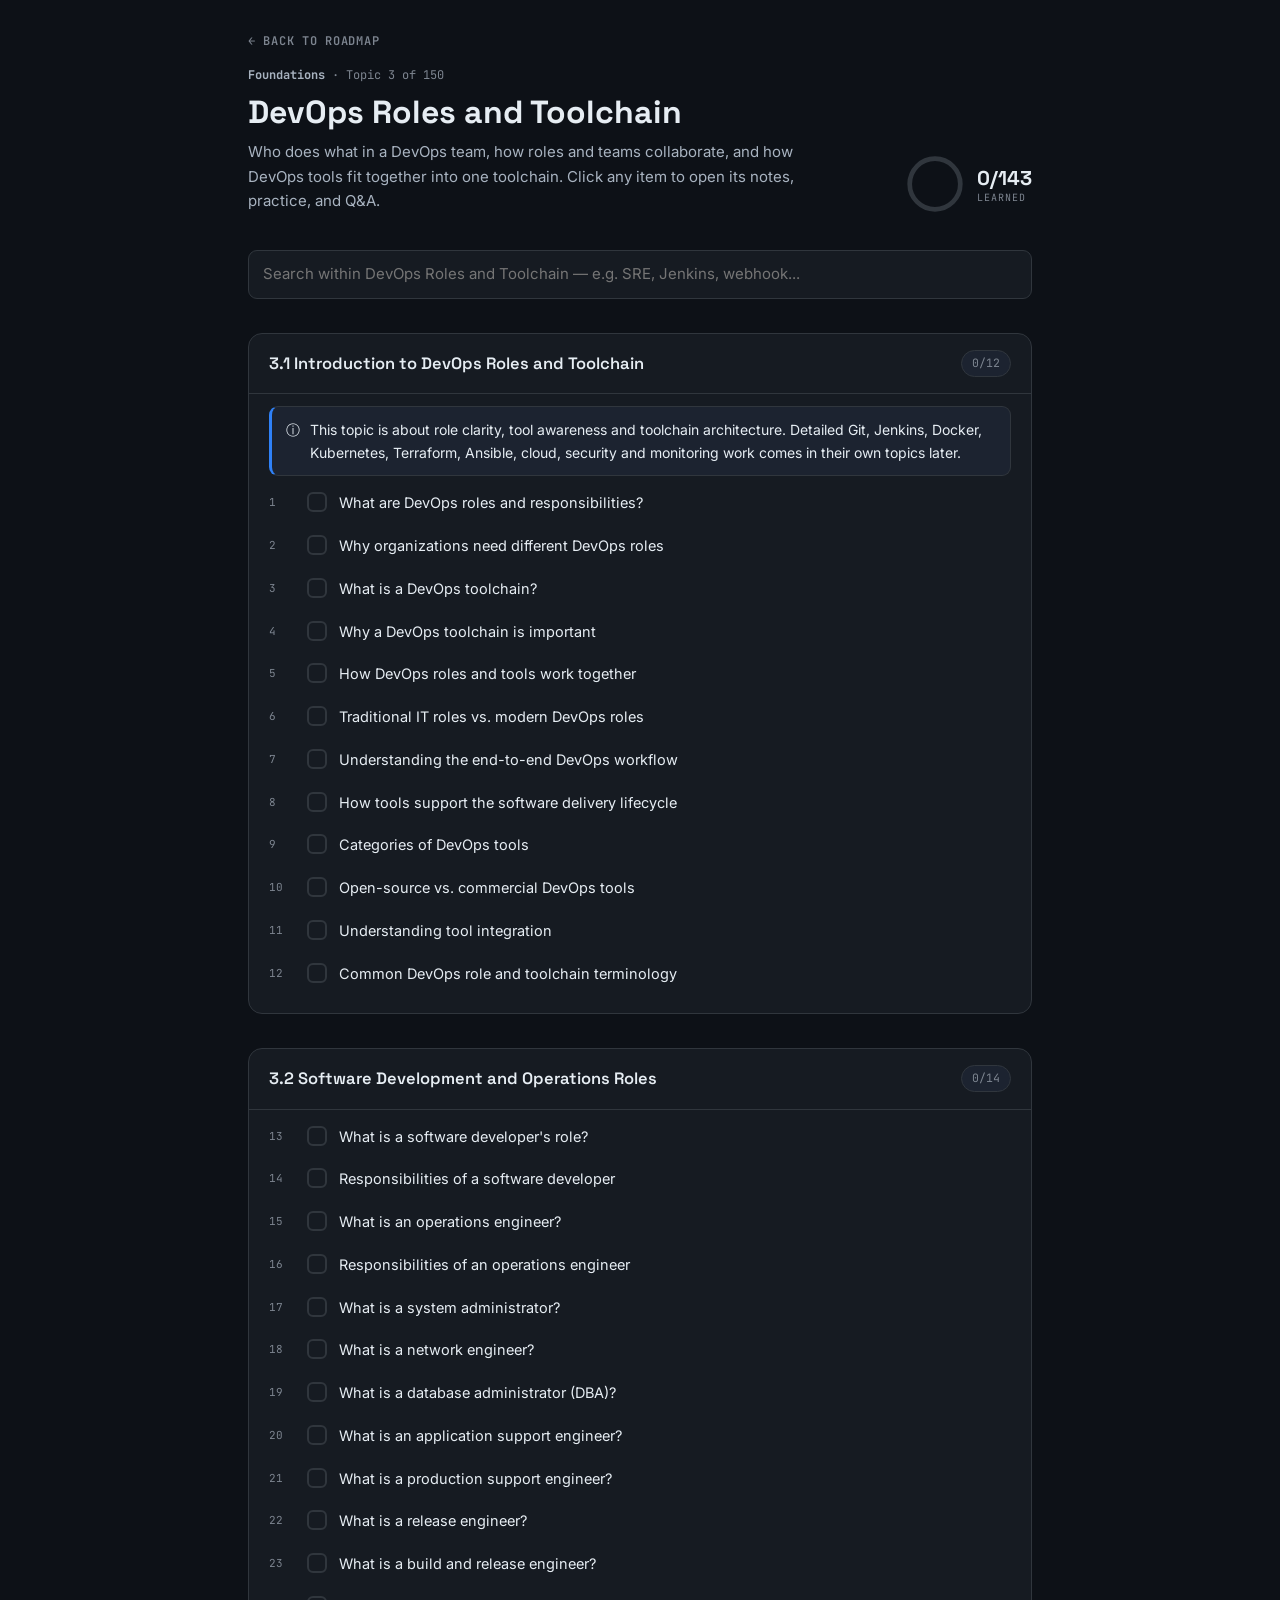
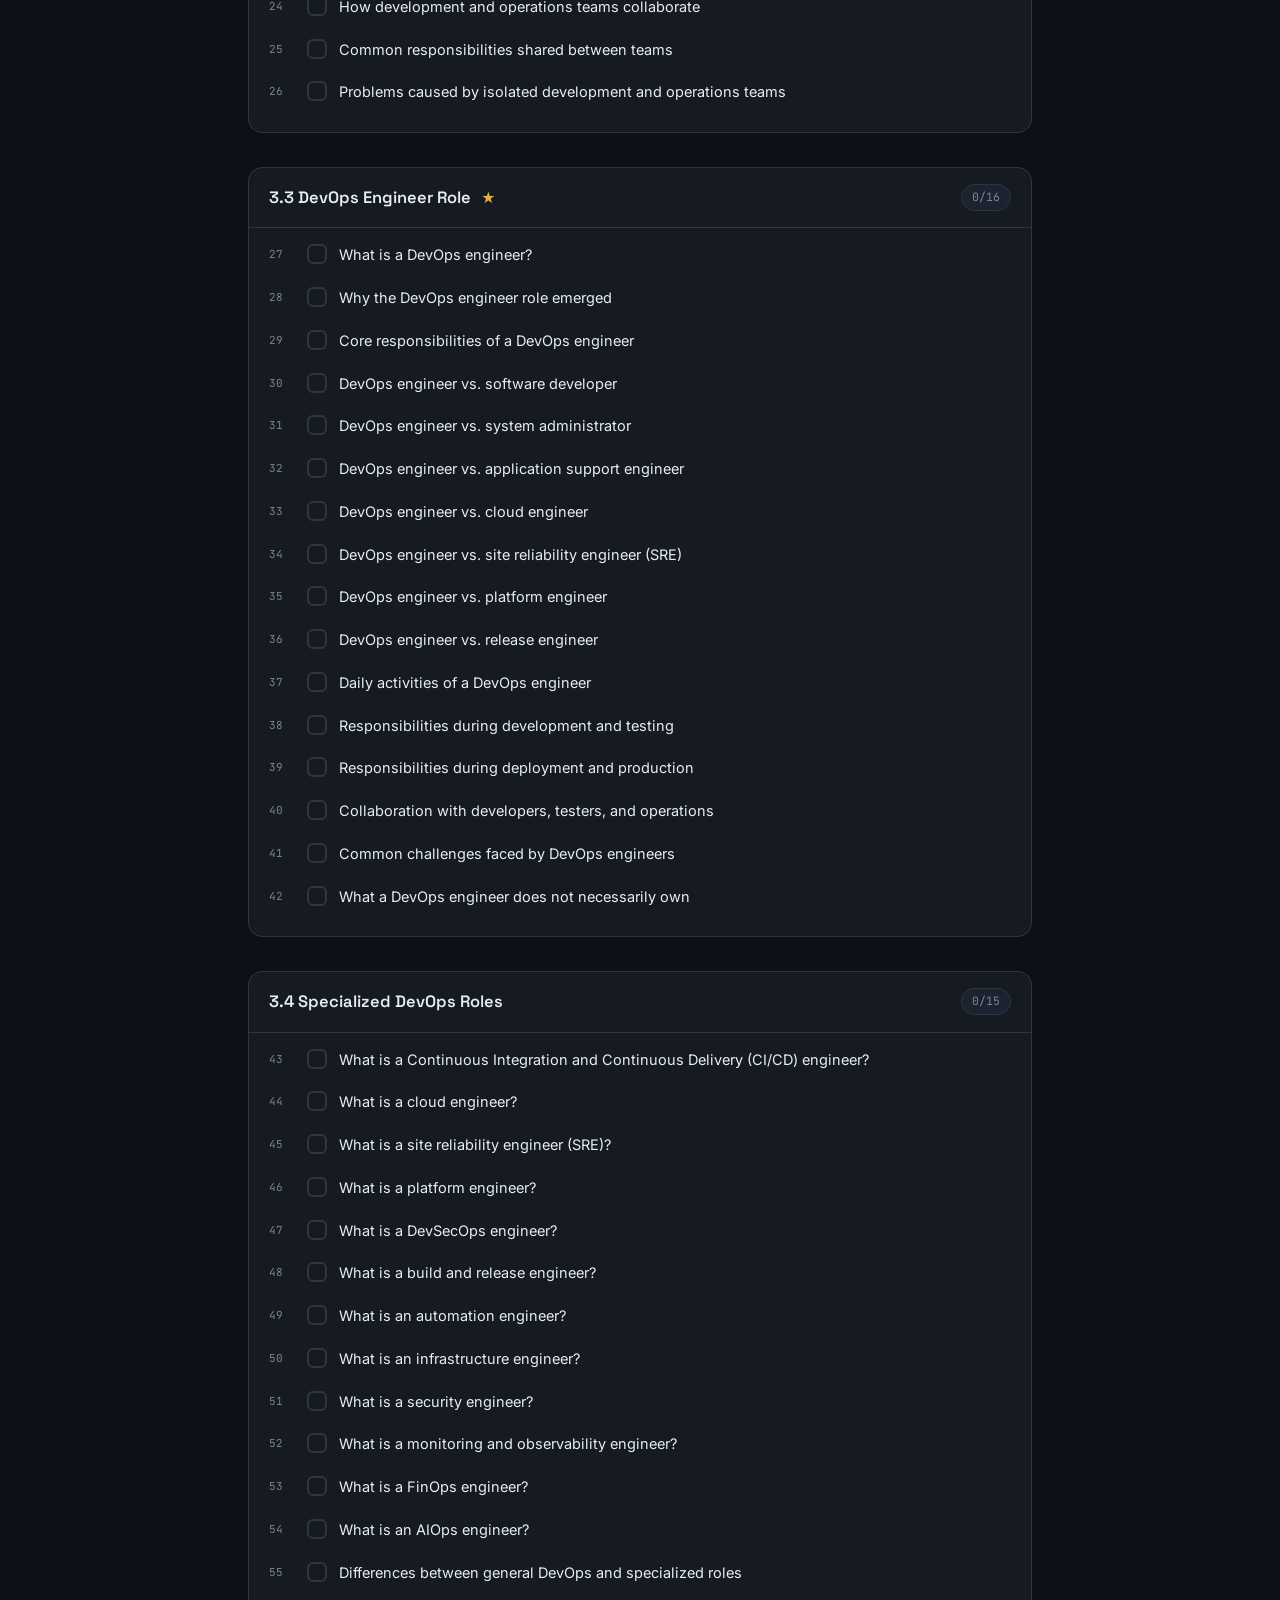
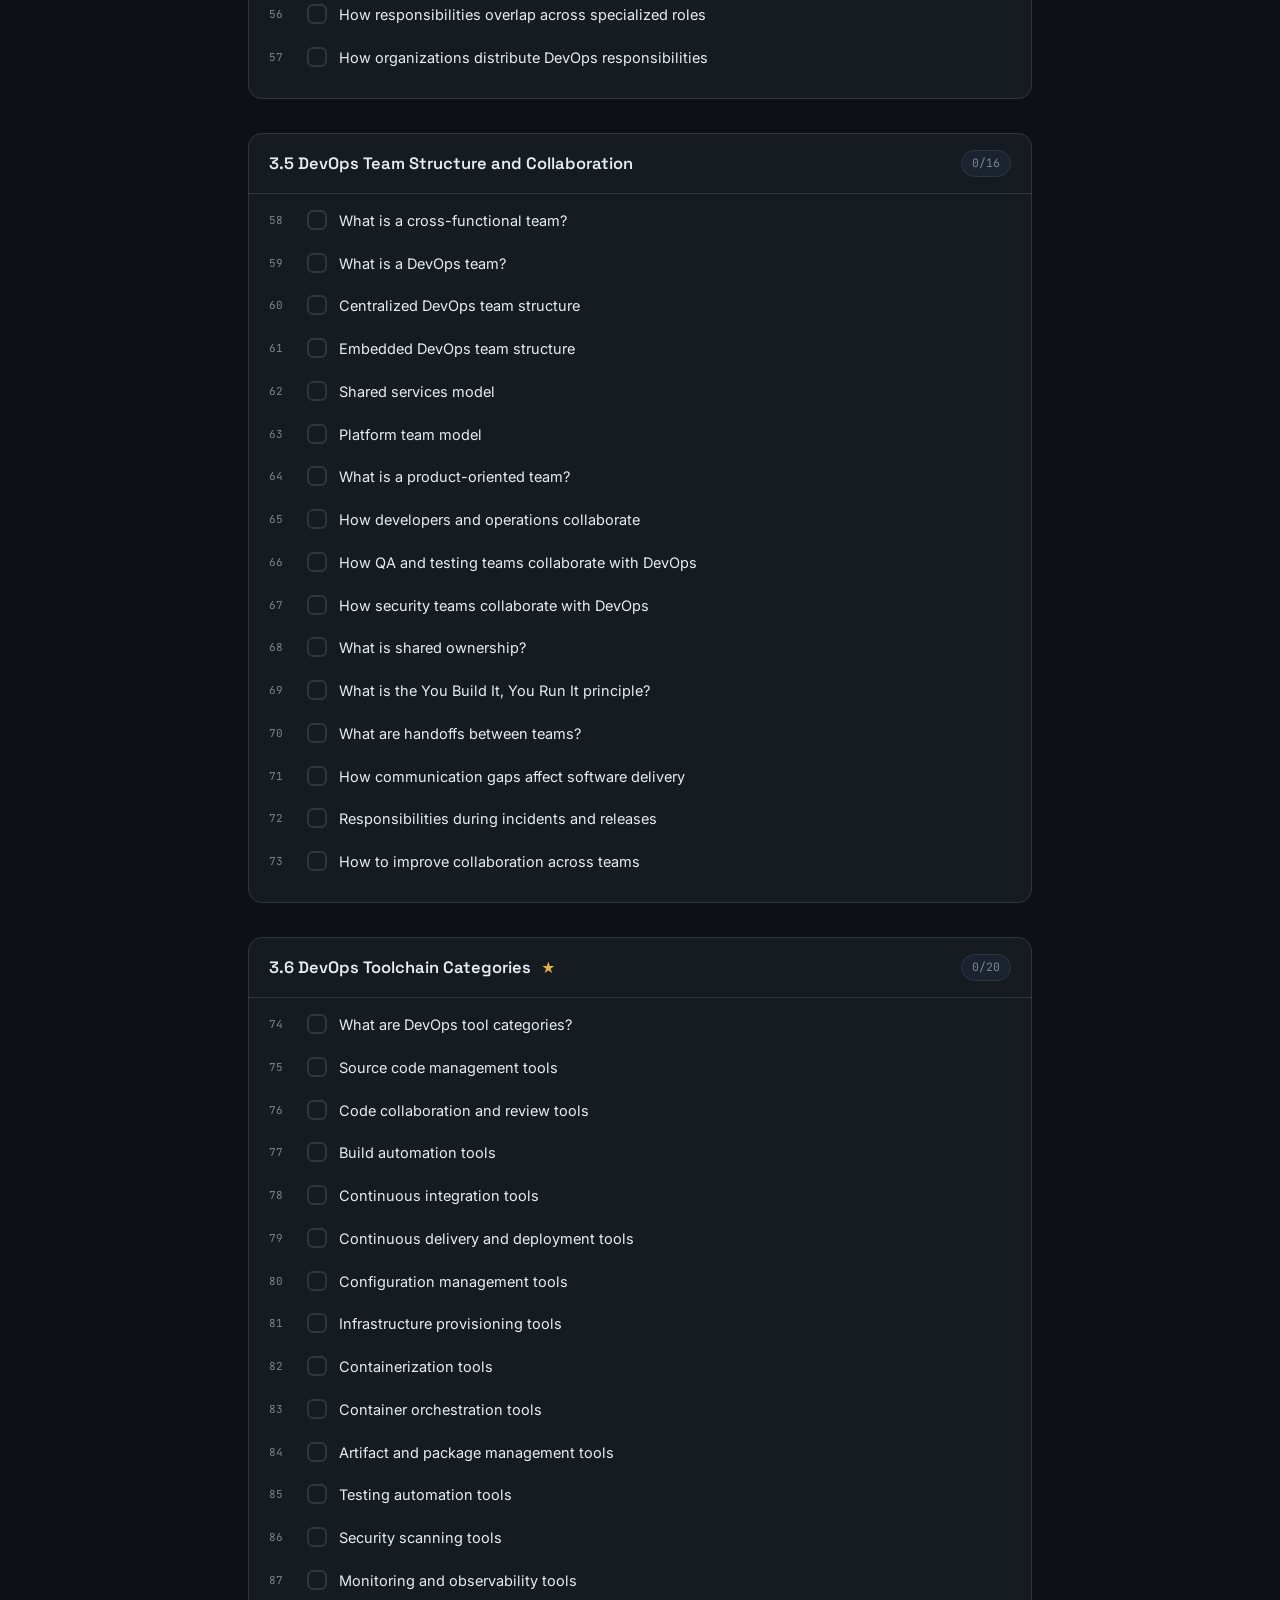
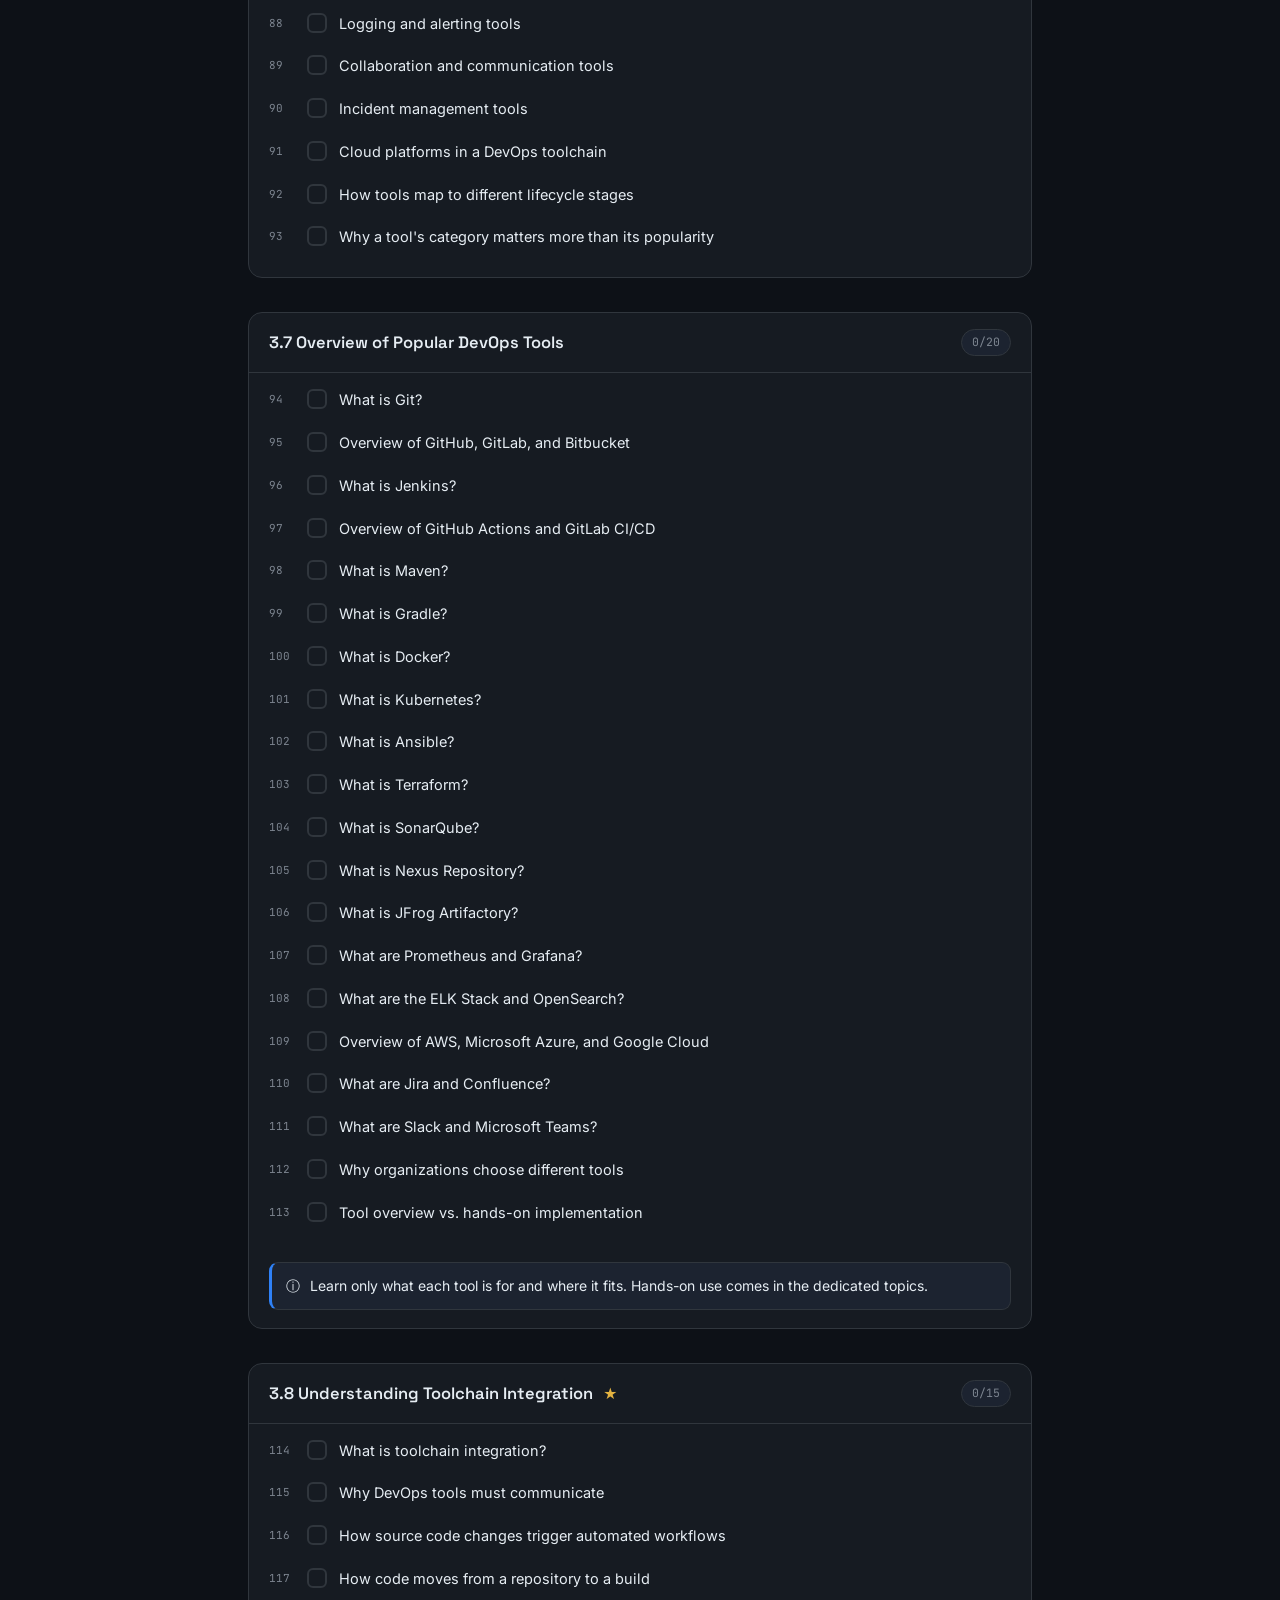
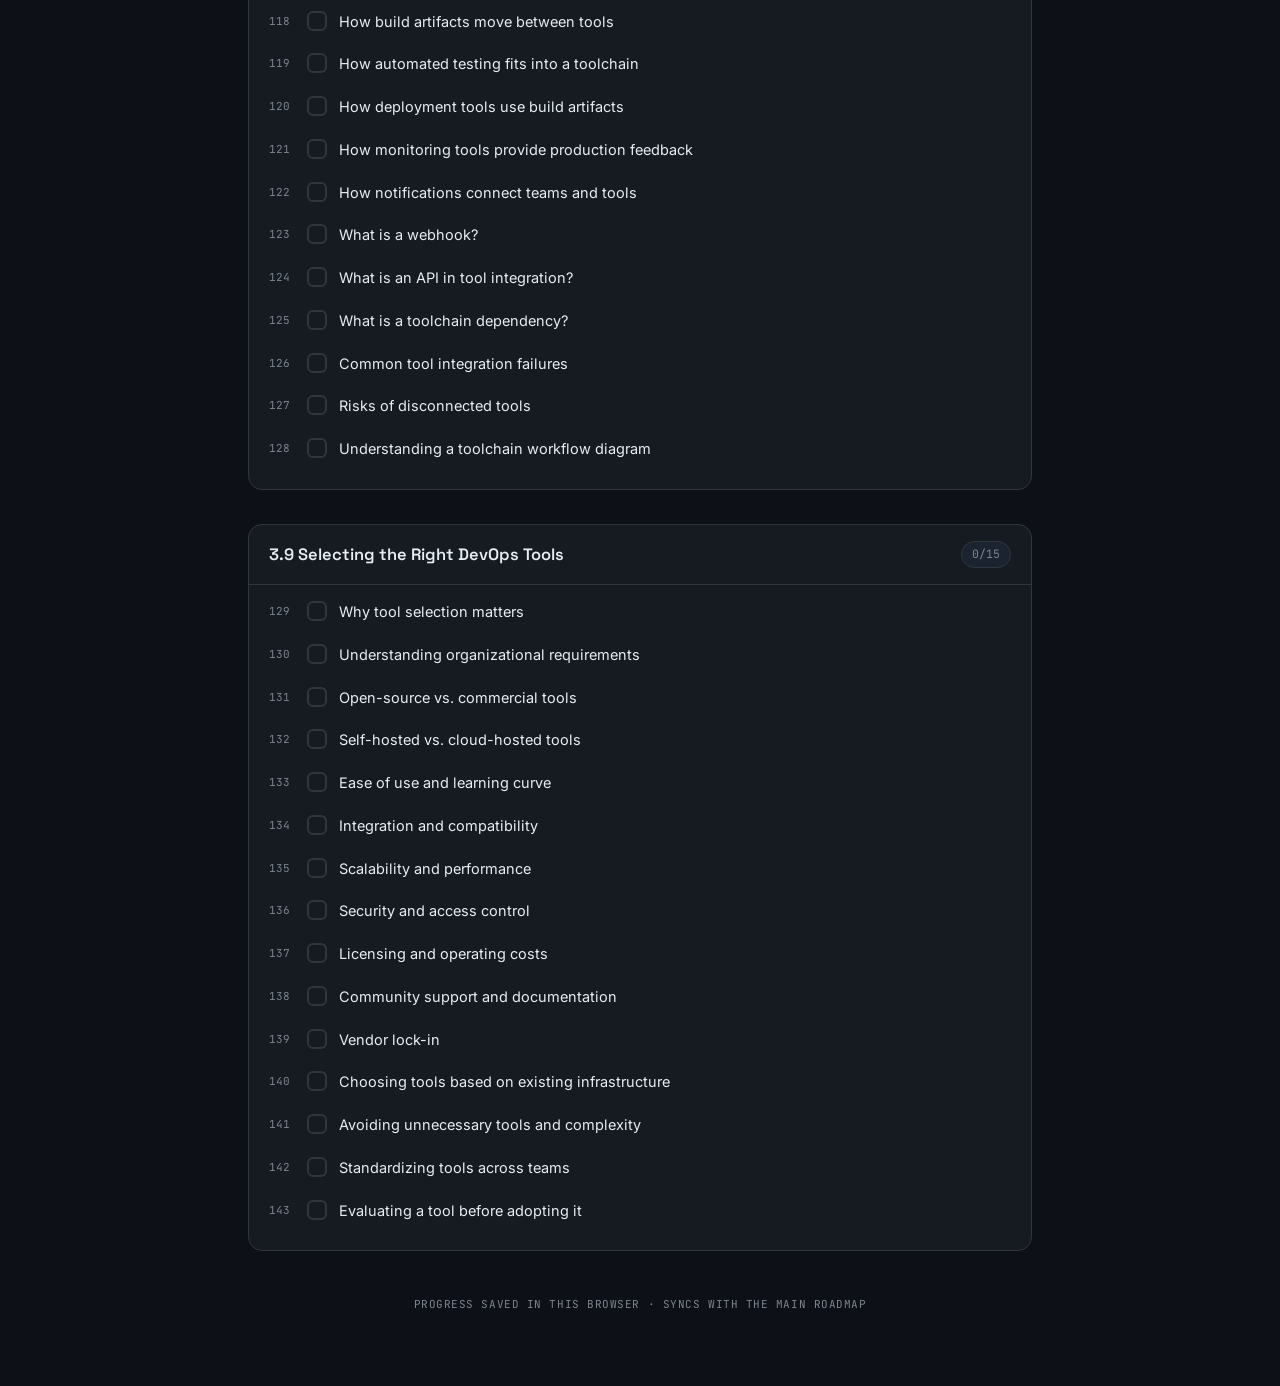
<file: topics/003-devops-roles-and-toolchain/003-devops-roles-and-toolchain.html>
<!DOCTYPE html>
<html lang="en">
<head>
<meta charset="UTF-8" />
<meta name="viewport" content="width=device-width, initial-scale=1.0" />
<title>DevOps Roles and Toolchain — DevOps Roadmap</title>
<link href="https://fonts.googleapis.com/css2?family=Space+Grotesk:wght@500;600;700&family=Inter:wght@400;500;600&family=JetBrains+Mono:wght@400;500;600&display=swap" rel="stylesheet">
<link rel="stylesheet" href="../../assets/style.css">
<style>
  :root{ --ring-color:#39C5CF; --tc:#39C5CF; }
  body{ background:radial-gradient(ellipse 900px 500px at 15% -10%, rgba(57,197,207,0.08), transparent), var(--bg); }
  .hero{display:flex; justify-content:space-between; align-items:flex-end; gap:20px; flex-wrap:wrap; margin-bottom:8px;}
  .section{margin-top:34px; border:1px solid var(--border); border-radius:14px; background:var(--surface); overflow:hidden;}
  .section.hidden{display:none;}
  .section-head{display:flex; align-items:center; gap:10px; padding:16px 20px; border-bottom:1px solid var(--border); flex-wrap:wrap;}
  .section-title{font-family:'Space Grotesk',sans-serif; font-weight:600; font-size:16.5px;}
  .star{color:#E3B341; font-size:14px;}
  .section-count{margin-left:auto; font-family:'JetBrains Mono',monospace; font-size:11.5px; color:var(--text-faint); background:var(--surface-2); border:1px solid var(--border); border-radius:20px; padding:3px 10px;}
  .group-tag{font-family:'JetBrains Mono',monospace; font-size:10.5px; color:#0D1117; background:var(--tc); border-radius:5px; padding:2px 7px; letter-spacing:.05em;}
  .section .note, .section .cmdbox, .section .workflow{margin-left:20px; margin-right:20px;}
  .items{padding:6px 8px 16px;}
  .item{display:flex; align-items:flex-start; gap:12px; padding:9px 12px; border-radius:9px; transition:background .12s;}
  .item:hover{background:var(--surface-2);}
  .check{width:20px; height:20px; border-radius:6px; border:2px solid var(--border); flex-shrink:0; margin-top:1px; display:flex; align-items:center; justify-content:center; font-size:12px; color:var(--bg); cursor:pointer; transition:all .15s;}
  .item.done .check{background:var(--tc); border-color:var(--tc);}
  .item-num{font-family:'JetBrains Mono',monospace; font-size:11px; color:var(--text-faint); flex-shrink:0; width:26px; margin-top:2px;}
  .item-body{flex:1; min-width:0;}
  a.item-text{font-size:14.5px; color:var(--text); transition:color .15s;}
  a.item-text:hover{color:var(--tc);}
  .item.done .item-text{color:var(--text-dim);}
  .item-tags{display:flex; flex-wrap:wrap; gap:6px; margin-top:6px;}
  .item-tag{font-family:'JetBrains Mono',monospace; font-size:10.5px; color:var(--text-faint); background:var(--surface-2); border:1px solid var(--border); border-radius:5px; padding:2px 7px;}
  .opt-tag{font-family:'JetBrains Mono',monospace; font-size:10px; color:var(--text-faint); border:1px solid var(--border); border-radius:5px; padding:1px 6px; margin-left:6px;}
  .item.item-hidden{display:none;}
  .workflow{padding:18px; background:var(--surface-2); border:1px solid var(--border); border-radius:10px; margin-top:14px; margin-bottom:18px;}
  .wf-step{display:flex; align-items:center; gap:12px;}
  .wf-dot{width:10px; height:10px; border-radius:50%; background:var(--tc); flex-shrink:0;}
  .wf-text{font-family:'JetBrains Mono',monospace; font-size:13px;}
  .wf-line{width:2px; height:16px; background:var(--tc); opacity:.35; margin-left:4px;}
</style>
</head>
<body>
<div class="wrap narrow">
  <a class="back" href="../../index.html">&larr; BACK TO ROADMAP</a>
  <p class="crumb"><b>Foundations</b> &middot; Topic 3 of 150</p>
  <div class="hero">
    <div>
      <h1>DevOps Roles and Toolchain</h1>
      <p class="sub">Who does what in a DevOps team, how roles and teams collaborate, and how DevOps tools fit together into one toolchain. Click any item to open its notes, practice, and Q&amp;A.</p>
    </div>
    <div class="ring-wrap">
      <svg class="ring" width="60" height="60" viewBox="0 0 64 64">
        <circle class="ring-track" cx="32" cy="32" r="27"></circle>
        <circle id="ringFill" class="ring-fill" cx="32" cy="32" r="27"></circle>
      </svg>
      <div><div class="ring-num" id="progressNum">0/175</div><div class="ring-label">LEARNED</div></div>
    </div>
  </div>
  <input class="search" id="search" type="text" placeholder="Search within DevOps Roles and Toolchain — e.g. SRE, Jenkins, webhook..." style="margin-top:28px;" />
  <div id="sections"></div>
  <div class="footer"><span class="footer-note">PROGRESS SAVED IN THIS BROWSER &middot; SYNCS WITH THE MAIN ROADMAP</span></div>
</div>
<script src="../../assets/common.js"></script>
<script>
const TOPIC_ID = 3;                          // = topic number on the main roadmap
const CONTENT_SLUG = '003-devops-roles-and-toolchain'; // = content/<slug>.json, used for item.html links
const ITEMS_KEY = deTopicItemsKey(TOPIC_ID);

const SECTIONS = [
 {
  "title": "3.1 Introduction to DevOps Roles and Toolchain",
  "items": [
   {
    "t": "What are DevOps roles and responsibilities?"
   },
   {
    "t": "Why organizations need different DevOps roles"
   },
   {
    "t": "What is a DevOps toolchain?"
   },
   {
    "t": "Why a DevOps toolchain is important"
   },
   {
    "t": "How DevOps roles and tools work together"
   },
   {
    "t": "Traditional IT roles vs. modern DevOps roles"
   },
   {
    "t": "Understanding the end-to-end DevOps workflow"
   },
   {
    "t": "How tools support the software delivery lifecycle"
   },
   {
    "t": "Categories of DevOps tools"
   },
   {
    "t": "Open-source vs. commercial DevOps tools"
   },
   {
    "t": "Understanding tool integration"
   },
   {
    "t": "Common DevOps role and toolchain terminology"
   }
  ],
  "intro": {
   "type": "info",
   "text": "This topic is about role clarity, tool awareness and toolchain architecture. Detailed Git, Jenkins, Docker, Kubernetes, Terraform, Ansible, cloud, security and monitoring work comes in their own topics later."
  }
 },
 {
  "title": "3.2 Software Development and Operations Roles",
  "items": [
   {
    "t": "What is a software developer's role?"
   },
   {
    "t": "Responsibilities of a software developer"
   },
   {
    "t": "What is an operations engineer?"
   },
   {
    "t": "Responsibilities of an operations engineer"
   },
   {
    "t": "What is a system administrator?"
   },
   {
    "t": "What is a network engineer?"
   },
   {
    "t": "What is a database administrator (DBA)?"
   },
   {
    "t": "What is an application support engineer?"
   },
   {
    "t": "What is a production support engineer?"
   },
   {
    "t": "What is a release engineer?"
   },
   {
    "t": "What is a build and release engineer?"
   },
   {
    "t": "How development and operations teams collaborate"
   },
   {
    "t": "Common responsibilities shared between teams"
   },
   {
    "t": "Problems caused by isolated development and operations teams"
   }
  ]
 },
 {
  "title": "3.3 DevOps Engineer Role",
  "items": [
   {
    "t": "What is a DevOps engineer?"
   },
   {
    "t": "Why the DevOps engineer role emerged"
   },
   {
    "t": "Core responsibilities of a DevOps engineer"
   },
   {
    "t": "DevOps engineer vs. software developer"
   },
   {
    "t": "DevOps engineer vs. system administrator"
   },
   {
    "t": "DevOps engineer vs. application support engineer"
   },
   {
    "t": "DevOps engineer vs. cloud engineer"
   },
   {
    "t": "DevOps engineer vs. site reliability engineer (SRE)"
   },
   {
    "t": "DevOps engineer vs. platform engineer"
   },
   {
    "t": "DevOps engineer vs. release engineer"
   },
   {
    "t": "Daily activities of a DevOps engineer"
   },
   {
    "t": "Responsibilities during development and testing"
   },
   {
    "t": "Responsibilities during deployment and production"
   },
   {
    "t": "Collaboration with developers, testers, and operations"
   },
   {
    "t": "Common challenges faced by DevOps engineers"
   },
   {
    "t": "What a DevOps engineer does not necessarily own"
   }
  ],
  "important": true
 },
 {
  "title": "3.4 Specialized DevOps Roles",
  "items": [
   {
    "t": "What is a Continuous Integration and Continuous Delivery (CI/CD) engineer?"
   },
   {
    "t": "What is a cloud engineer?"
   },
   {
    "t": "What is a site reliability engineer (SRE)?"
   },
   {
    "t": "What is a platform engineer?"
   },
   {
    "t": "What is a DevSecOps engineer?"
   },
   {
    "t": "What is a build and release engineer?"
   },
   {
    "t": "What is an automation engineer?"
   },
   {
    "t": "What is an infrastructure engineer?"
   },
   {
    "t": "What is a security engineer?"
   },
   {
    "t": "What is a monitoring and observability engineer?"
   },
   {
    "t": "What is a FinOps engineer?"
   },
   {
    "t": "What is an AIOps engineer?"
   },
   {
    "t": "Differences between general DevOps and specialized roles"
   },
   {
    "t": "How responsibilities overlap across specialized roles"
   },
   {
    "t": "How organizations distribute DevOps responsibilities"
   }
  ]
 },
 {
  "title": "3.5 DevOps Team Structure and Collaboration",
  "items": [
   {
    "t": "What is a cross-functional team?"
   },
   {
    "t": "What is a DevOps team?"
   },
   {
    "t": "Centralized DevOps team structure"
   },
   {
    "t": "Embedded DevOps team structure"
   },
   {
    "t": "Shared services model"
   },
   {
    "t": "Platform team model"
   },
   {
    "t": "What is a product-oriented team?"
   },
   {
    "t": "How developers and operations collaborate"
   },
   {
    "t": "How QA and testing teams collaborate with DevOps"
   },
   {
    "t": "How security teams collaborate with DevOps"
   },
   {
    "t": "What is shared ownership?"
   },
   {
    "t": "What is the You Build It, You Run It principle?"
   },
   {
    "t": "What are handoffs between teams?"
   },
   {
    "t": "How communication gaps affect software delivery"
   },
   {
    "t": "Responsibilities during incidents and releases"
   },
   {
    "t": "How to improve collaboration across teams"
   }
  ]
 },
 {
  "title": "3.6 DevOps Toolchain Categories",
  "items": [
   {
    "t": "What are DevOps tool categories?"
   },
   {
    "t": "Source code management tools"
   },
   {
    "t": "Code collaboration and review tools"
   },
   {
    "t": "Build automation tools"
   },
   {
    "t": "Continuous integration tools"
   },
   {
    "t": "Continuous delivery and deployment tools"
   },
   {
    "t": "Configuration management tools"
   },
   {
    "t": "Infrastructure provisioning tools"
   },
   {
    "t": "Containerization tools"
   },
   {
    "t": "Container orchestration tools"
   },
   {
    "t": "Artifact and package management tools"
   },
   {
    "t": "Testing automation tools"
   },
   {
    "t": "Security scanning tools"
   },
   {
    "t": "Monitoring and observability tools"
   },
   {
    "t": "Logging and alerting tools"
   },
   {
    "t": "Collaboration and communication tools"
   },
   {
    "t": "Incident management tools"
   },
   {
    "t": "Cloud platforms in a DevOps toolchain"
   },
   {
    "t": "How tools map to different lifecycle stages"
   },
   {
    "t": "Why a tool's category matters more than its popularity"
   }
  ],
  "important": true
 },
 {
  "title": "3.7 Overview of Popular DevOps Tools",
  "items": [
   {
    "t": "What is Git?"
   },
   {
    "t": "Overview of GitHub, GitLab, and Bitbucket"
   },
   {
    "t": "What is Jenkins?"
   },
   {
    "t": "Overview of GitHub Actions and GitLab CI/CD"
   },
   {
    "t": "What is Maven?"
   },
   {
    "t": "What is Gradle?"
   },
   {
    "t": "What is Docker?"
   },
   {
    "t": "What is Kubernetes?"
   },
   {
    "t": "What is Ansible?"
   },
   {
    "t": "What is Terraform?"
   },
   {
    "t": "What is SonarQube?"
   },
   {
    "t": "What is Nexus Repository?"
   },
   {
    "t": "What is JFrog Artifactory?"
   },
   {
    "t": "What are Prometheus and Grafana?"
   },
   {
    "t": "What are the ELK Stack and OpenSearch?"
   },
   {
    "t": "Overview of AWS, Microsoft Azure, and Google Cloud"
   },
   {
    "t": "What are Jira and Confluence?"
   },
   {
    "t": "What are Slack and Microsoft Teams?"
   },
   {
    "t": "Why organizations choose different tools"
   },
   {
    "t": "Tool overview vs. hands-on implementation"
   }
  ],
  "note": {
   "type": "info",
   "text": "Learn only what each tool is for and where it fits. Hands-on use comes in the dedicated topics."
  }
 },
 {
  "title": "3.8 Understanding Toolchain Integration",
  "items": [
   {
    "t": "What is toolchain integration?"
   },
   {
    "t": "Why DevOps tools must communicate"
   },
   {
    "t": "How source code changes trigger automated workflows"
   },
   {
    "t": "How code moves from a repository to a build"
   },
   {
    "t": "How build artifacts move between tools"
   },
   {
    "t": "How automated testing fits into a toolchain"
   },
   {
    "t": "How deployment tools use build artifacts"
   },
   {
    "t": "How monitoring tools provide production feedback"
   },
   {
    "t": "How notifications connect teams and tools"
   },
   {
    "t": "What is a webhook?"
   },
   {
    "t": "What is an API in tool integration?"
   },
   {
    "t": "What is a toolchain dependency?"
   },
   {
    "t": "Common tool integration failures"
   },
   {
    "t": "Risks of disconnected tools"
   },
   {
    "t": "Understanding a toolchain workflow diagram"
   }
  ],
  "important": true
 },
 {
  "title": "3.9 Selecting the Right DevOps Tools",
  "items": [
   {
    "t": "Why tool selection matters"
   },
   {
    "t": "Understanding organizational requirements"
   },
   {
    "t": "Open-source vs. commercial tools"
   },
   {
    "t": "Self-hosted vs. cloud-hosted tools"
   },
   {
    "t": "Ease of use and learning curve"
   },
   {
    "t": "Integration and compatibility"
   },
   {
    "t": "Scalability and performance"
   },
   {
    "t": "Security and access control"
   },
   {
    "t": "Licensing and operating costs"
   },
   {
    "t": "Community support and documentation"
   },
   {
    "t": "Vendor lock-in"
   },
   {
    "t": "Choosing tools based on existing infrastructure"
   },
   {
    "t": "Avoiding unnecessary tools and complexity"
   },
   {
    "t": "Standardizing tools across teams"
   },
   {
    "t": "Evaluating a tool before adopting it"
   }
  ]
 }
];

// global sequential numbering — this n is what item.html?n= and content JSON "n" refer to
let counter = 0;
SECTIONS.forEach(sec => sec.items.forEach(it => { counter++; it.n = counter; }));
const TOTAL = counter;

let progress = deReadStore(ITEMS_KEY);
let query = '';
const NOTE_ICON = {info:'\u24D8', practice:'\u2605', warning:'\u26A0'};

function render(){
  const root = document.getElementById('sections');
  root.innerHTML = '';
  const q = query.trim().toLowerCase();
  SECTIONS.forEach(sec=>{
    const doneCount = sec.items.filter(it=>progress[it.n]).length;
    const match = it => !q || it.t.toLowerCase().includes(q) || (it.tags||[]).some(tg=>tg.toLowerCase().includes(q));
    const secEl = document.createElement('div');
    secEl.className = 'section' + (sec.items.some(match) ? '' : ' hidden');
    secEl.innerHTML = `<div class="section-head">
        <span class="section-title">${sec.title}</span>
        ${sec.important ? '<span class="star" title="Very important">&#9733;</span>' : ''}
        ${sec.group ? `<span class="group-tag">${sec.group}</span>` : ''}
        <span class="section-count">${doneCount}/${sec.items.length}</span></div>`;
    if(sec.intro) secEl.innerHTML += `<div class="note note-${sec.intro.type}"><span>${NOTE_ICON[sec.intro.type]}</span><span>${sec.intro.text}</span></div>`;
    const wrap = document.createElement('div'); wrap.className = 'items';
    sec.items.forEach(it=>{
      const isDone = !!progress[it.n];
      const row = document.createElement('div');
      row.className = 'item' + (isDone?' done':'') + (match(it)?'':' item-hidden');
      row.innerHTML = `<span class="item-num">${it.n}</span>
        <span class="check" data-n="${it.n}">${isDone?'\u2713':''}</span>
        <span class="item-body">
          <a class="item-text" href="../../item.html?topic=${CONTENT_SLUG}&n=${it.n}">${it.t}${it.optional?'<span class="opt-tag">optional</span>':''}<span class="item-arrow">&rarr;</span></a>
          ${it.tags ? `<div class="item-tags">${it.tags.map(tg=>`<span class="item-tag">${tg}</span>`).join('')}</div>` : ''}
        </span>`;
      row.querySelector('.check').addEventListener('click', ()=>toggleItem(it.n));
      wrap.appendChild(row);
    });
    secEl.appendChild(wrap);
    if(sec.commands){
      const box = document.createElement('div'); box.className = 'cmdbox';
      box.innerHTML = `<div class="cmdbox-head"><span class="cmdbox-label">Commands</span><button class="copy-btn">Copy</button></div><pre>${sec.commands.join('\n')}</pre>`;
      box.querySelector('.copy-btn').addEventListener('click', e=>{
        navigator.clipboard.writeText(sec.commands.join('\n')).then(()=>{ e.target.textContent='Copied'; setTimeout(()=>e.target.textContent='Copy',1400); }).catch(()=>{});
      });
      secEl.appendChild(box);
    }
    if(sec.workflow){
      const wf = document.createElement('div'); wf.className = 'workflow';
      wf.innerHTML = sec.workflow.map((s,i)=>`<div class="wf-step"><span class="wf-dot"></span><span class="wf-text">${s}</span></div>${i<sec.workflow.length-1?'<div class="wf-line"></div>':''}`).join('');
      secEl.appendChild(wf);
    }
    if(sec.note){
      const n = document.createElement('div'); n.className = `note note-${sec.note.type}`;
      n.innerHTML = `<span>${NOTE_ICON[sec.note.type]}</span><span>${sec.note.text}</span>`;
      n.style.marginBottom = '18px'; secEl.appendChild(n);
    } else secEl.style.paddingBottom = '2px';
    root.appendChild(secEl);
  });
  updateRing();
}
function updateRing(){
  const done = Object.keys(progress).filter(k=>progress[k]).length;
  document.getElementById('progressNum').textContent = `${done}/${TOTAL}`;
  deUpdateRing(document.getElementById('ringFill'), done, TOTAL);
}
function toggleItem(n){
  if(progress[n]) delete progress[n]; else progress[n] = true;
  deWriteStore(ITEMS_KEY, progress);
  deSyncTopicToRoadmap(TOPIC_ID, TOTAL);
  render();
}
document.getElementById('search').addEventListener('input', e=>{ query = e.target.value; render(); });
// refresh when coming back from an item page
window.addEventListener('focus', ()=>{ progress = deReadStore(ITEMS_KEY); render(); });
window.addEventListener('pageshow', ()=>{ progress = deReadStore(ITEMS_KEY); render(); });
render();
</script>
</body>
</html>
</file>
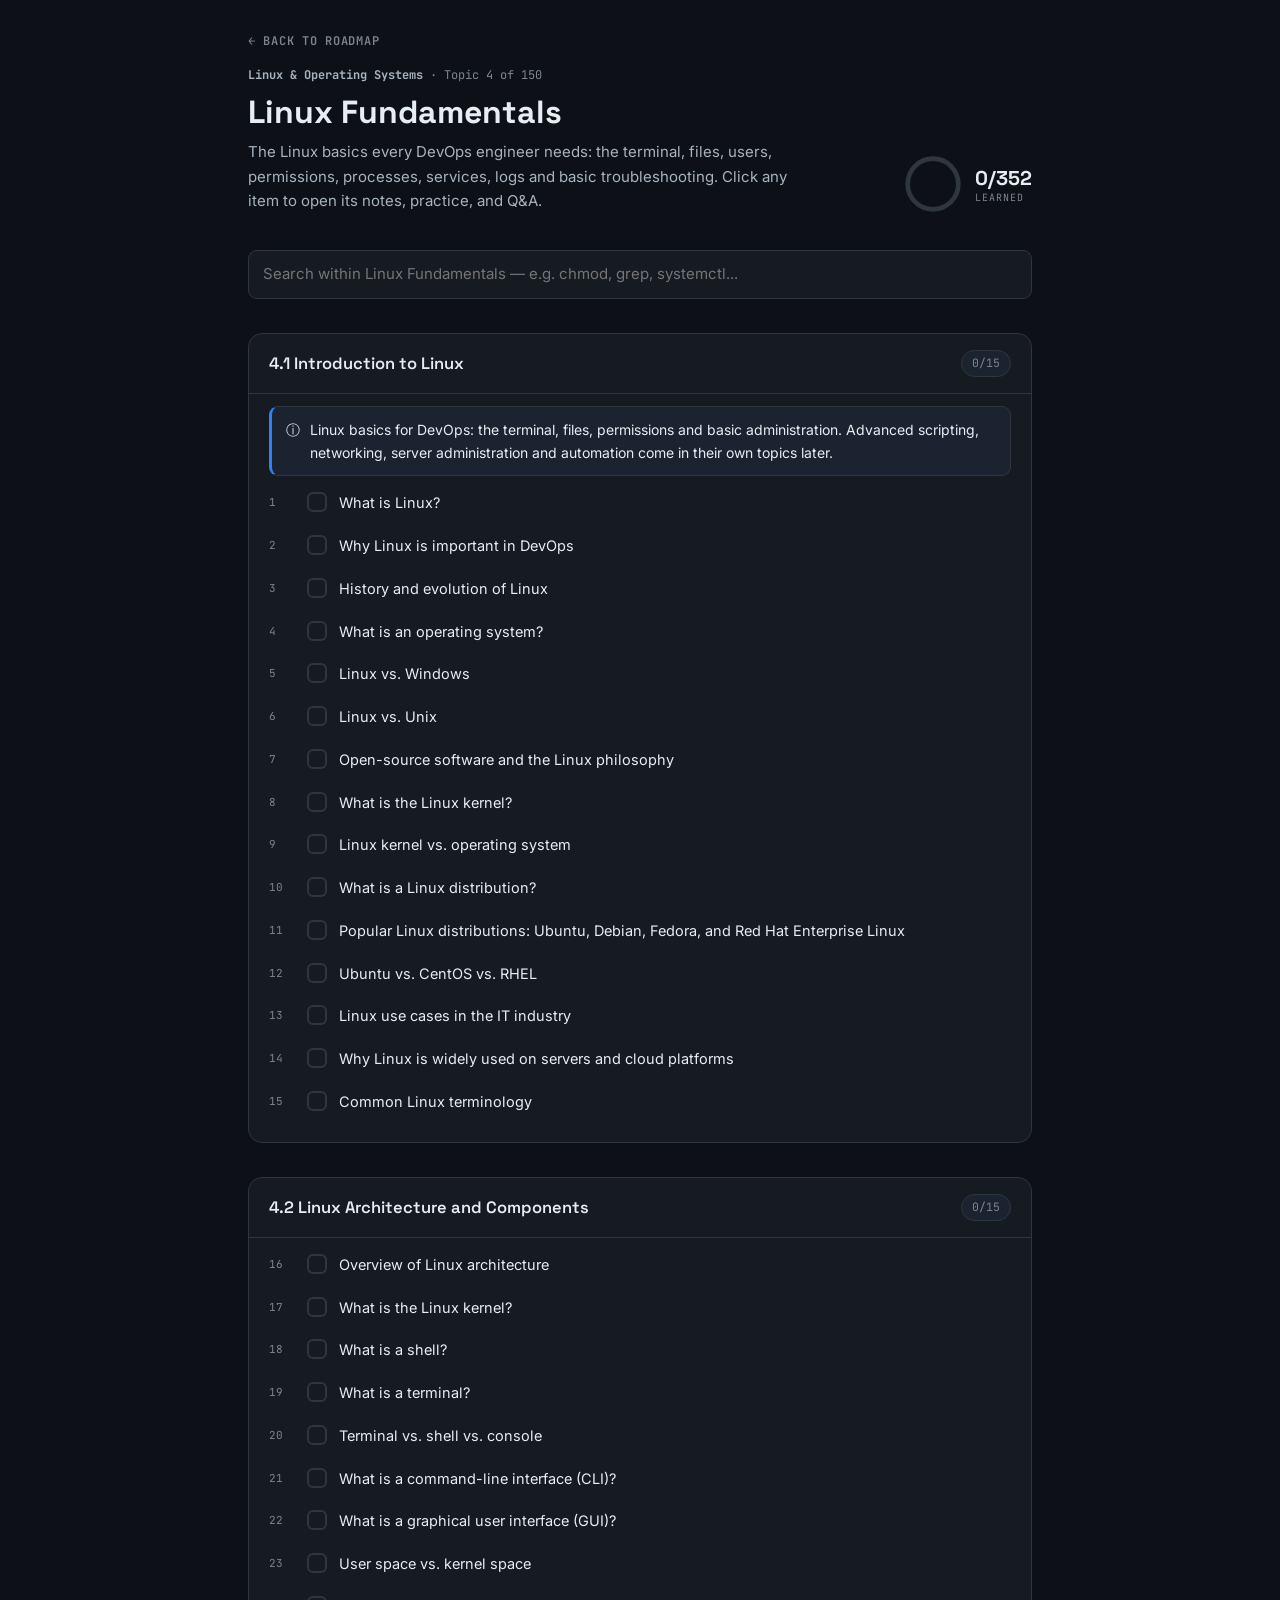
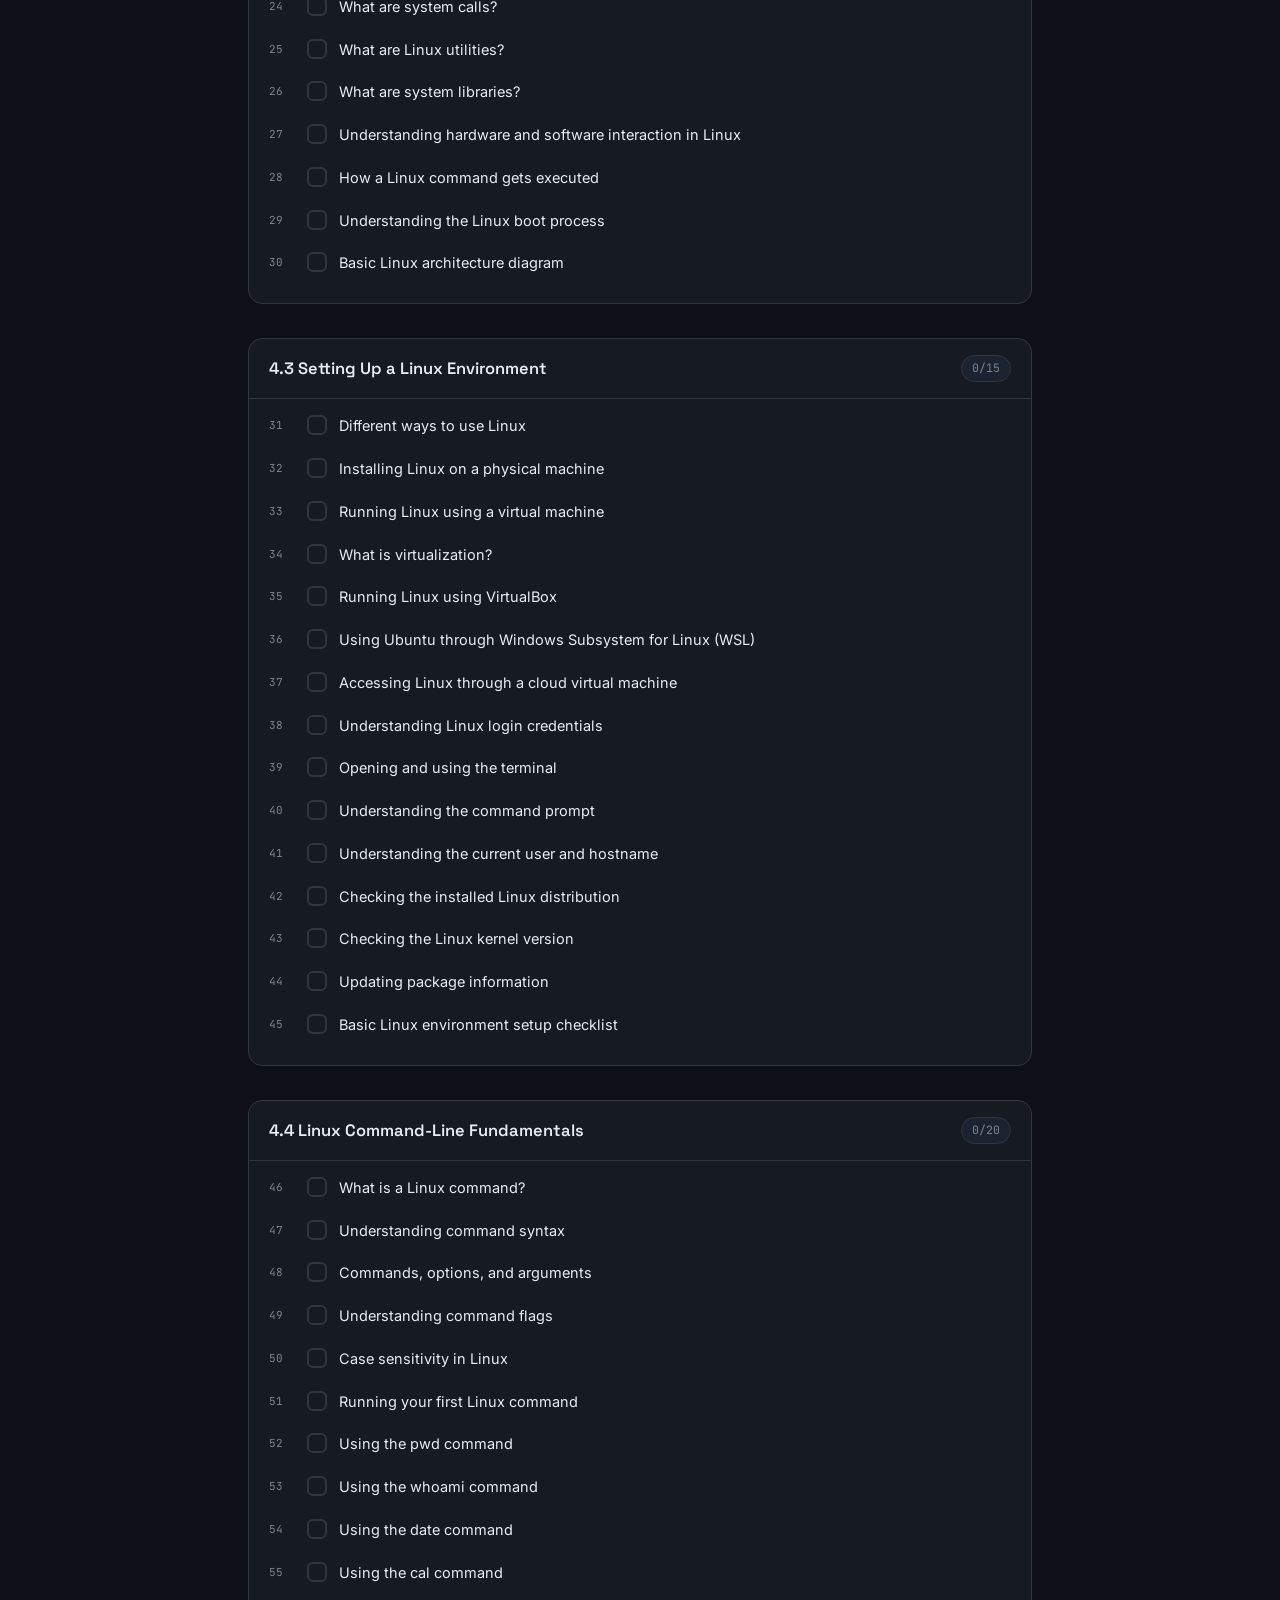
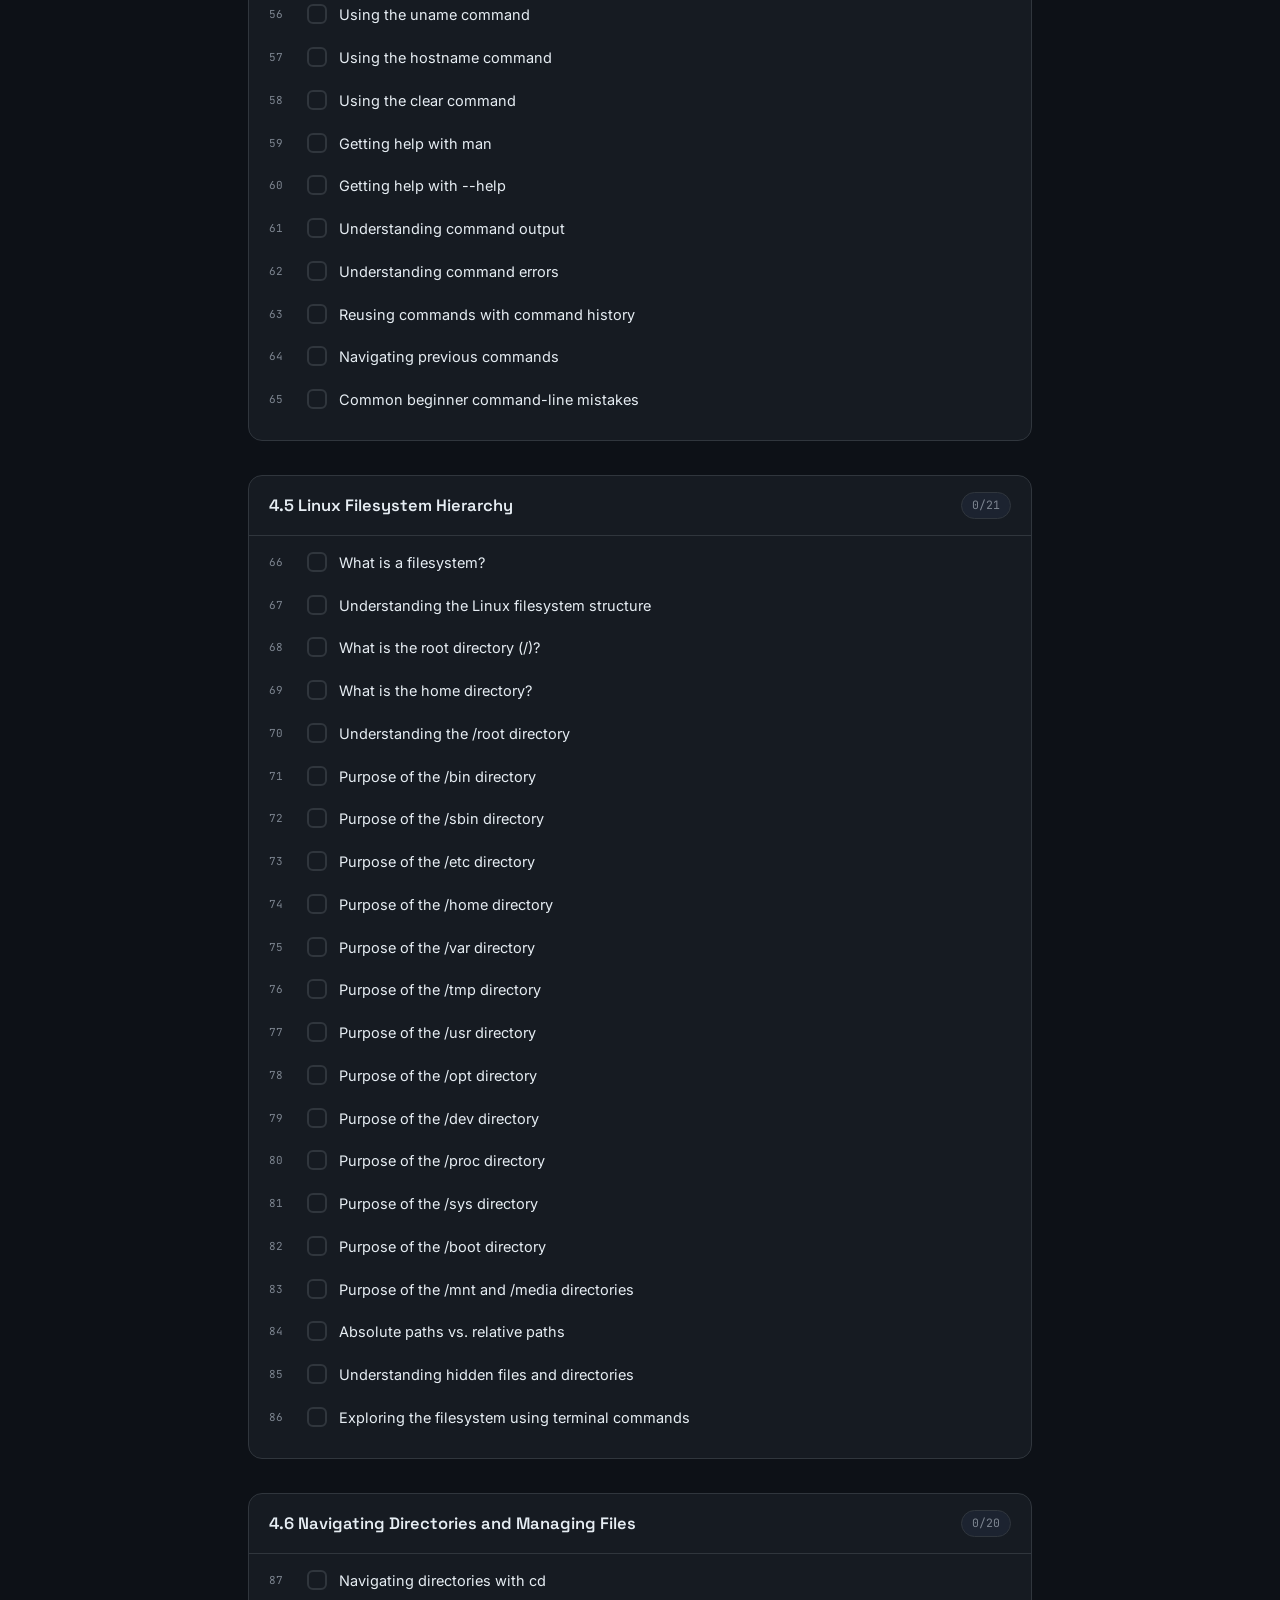
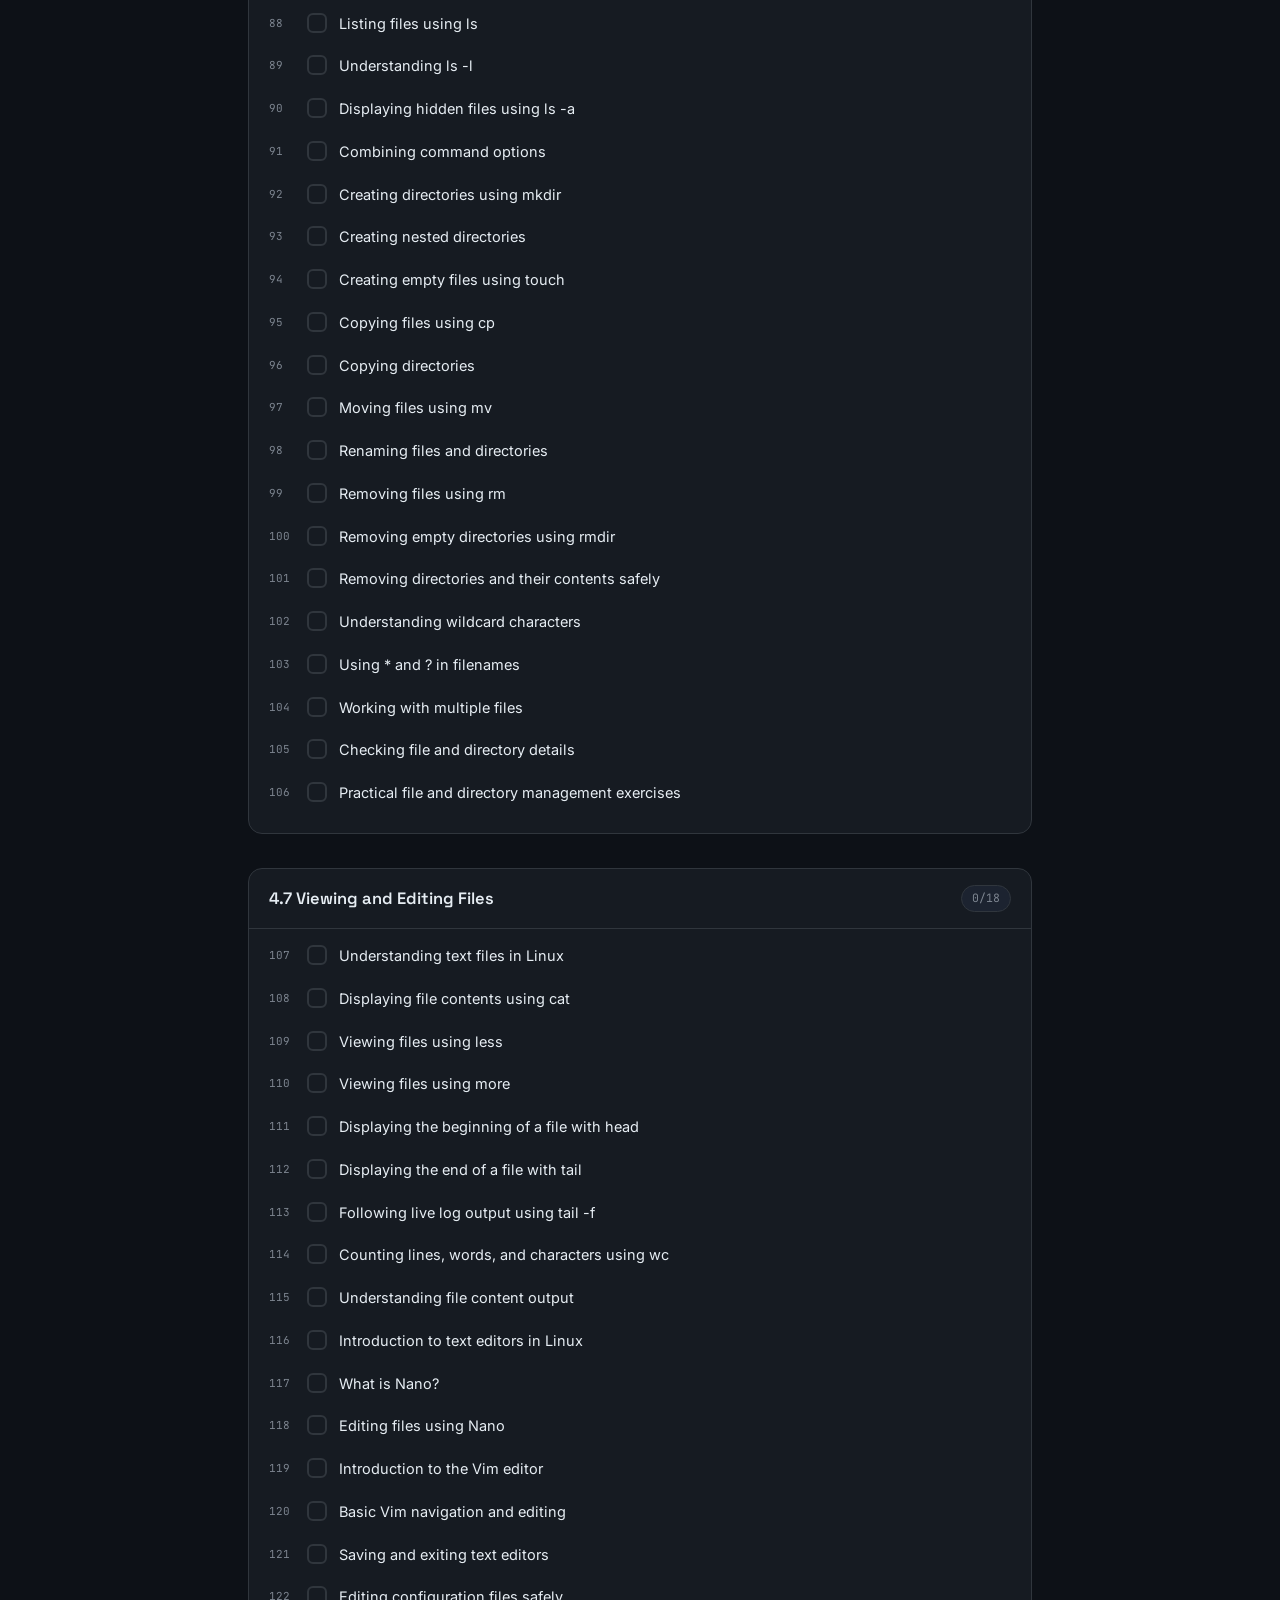
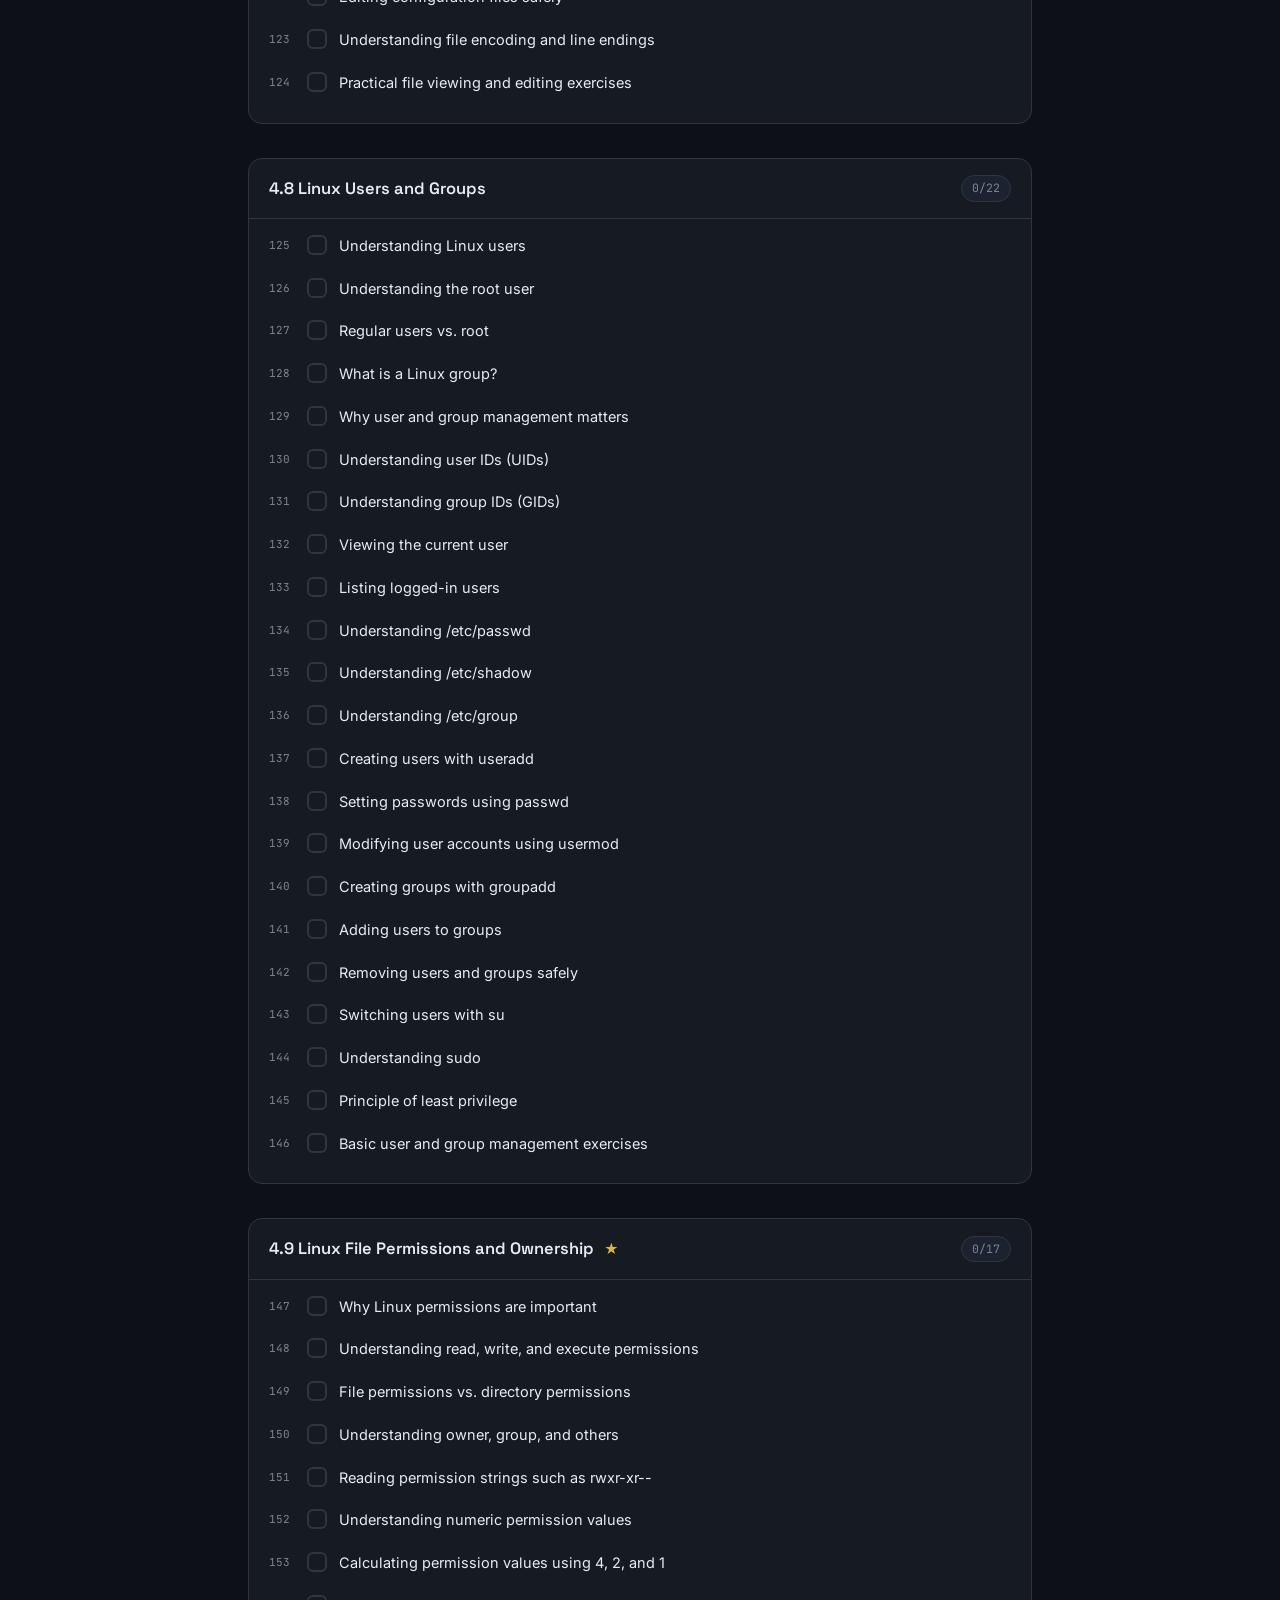
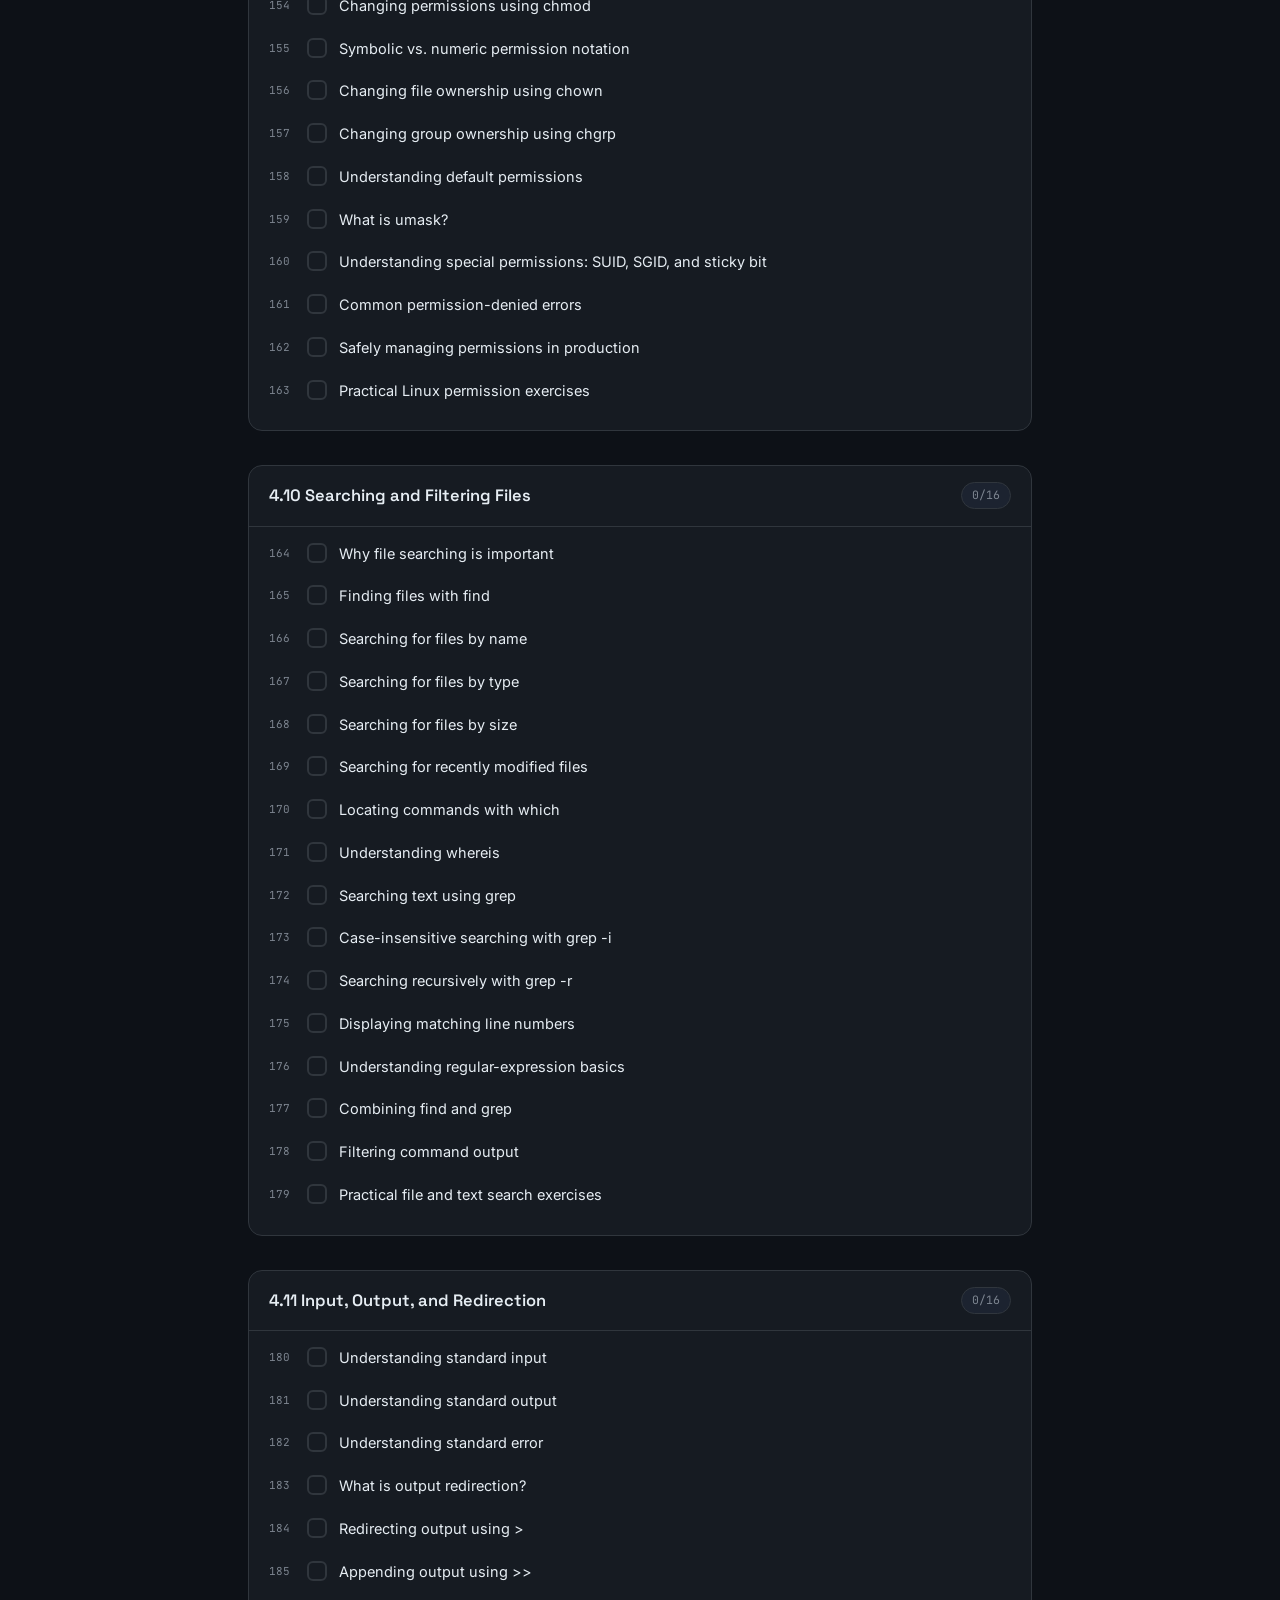
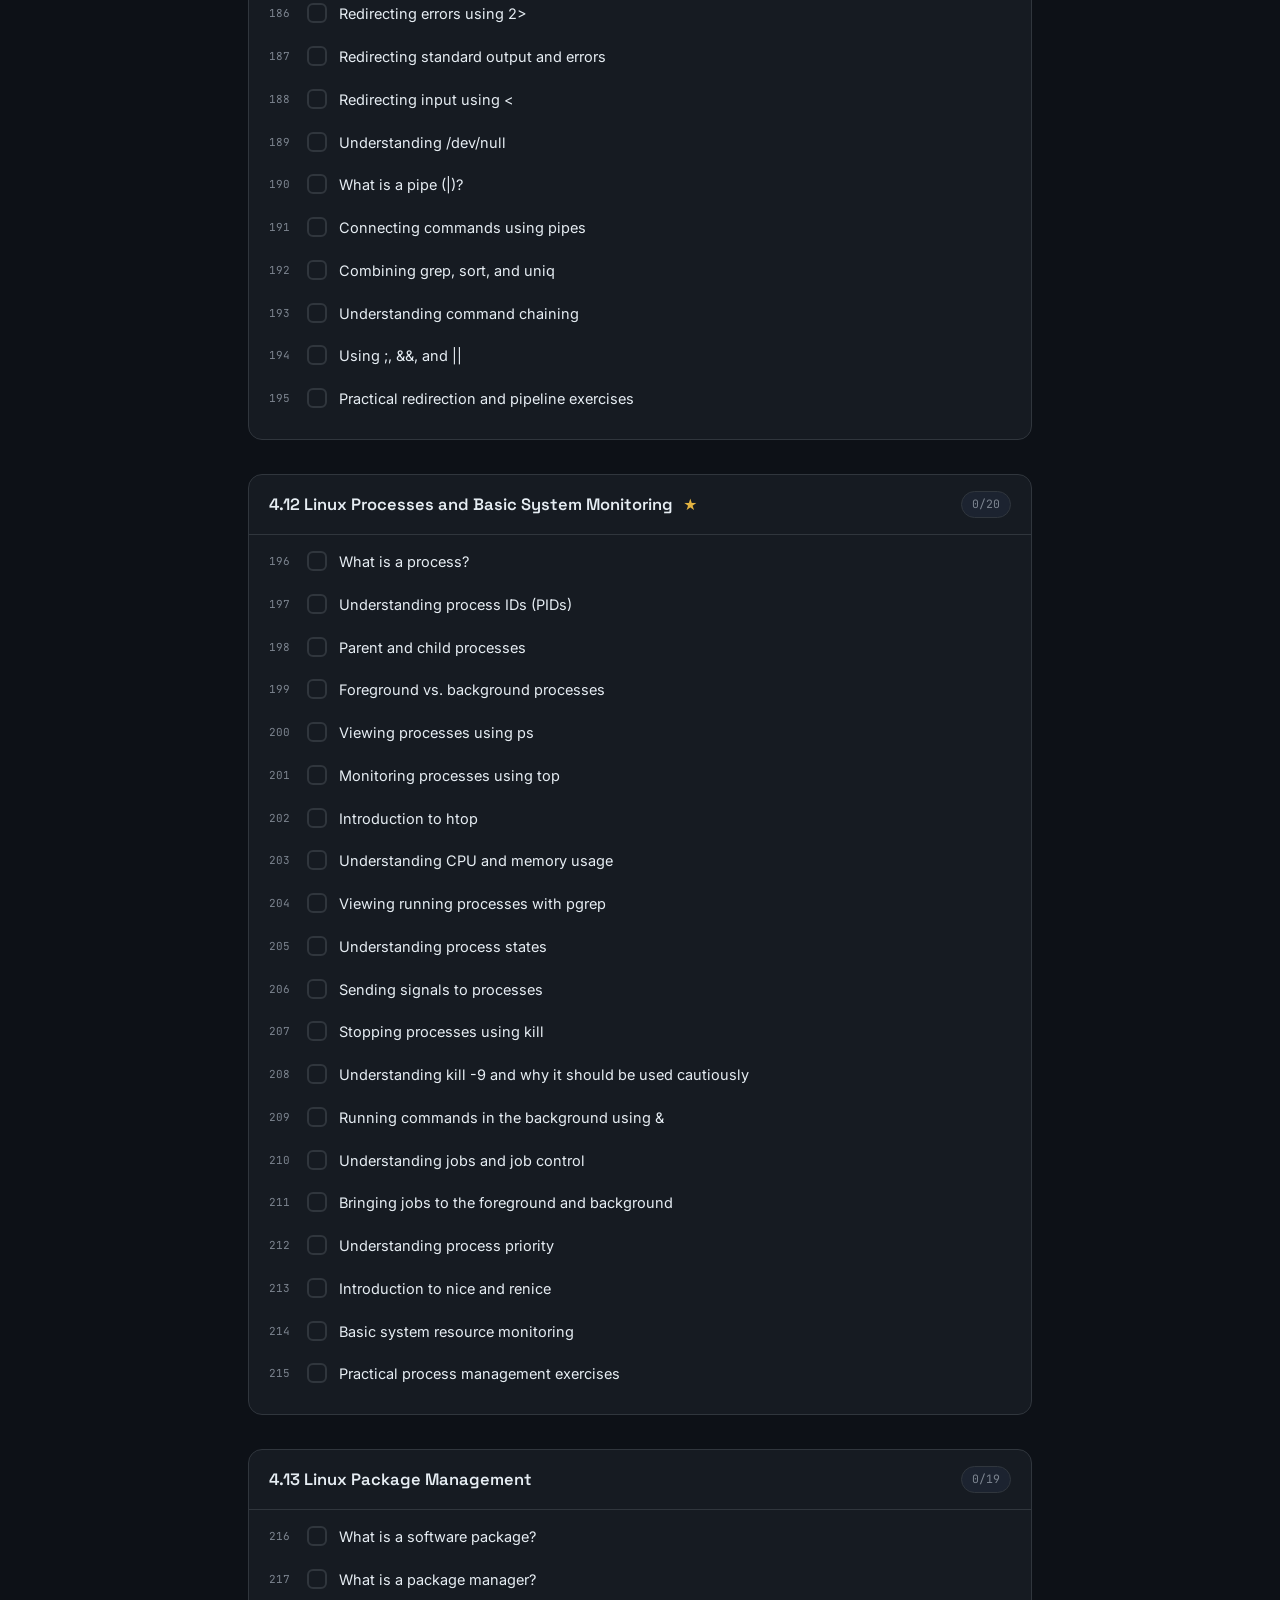
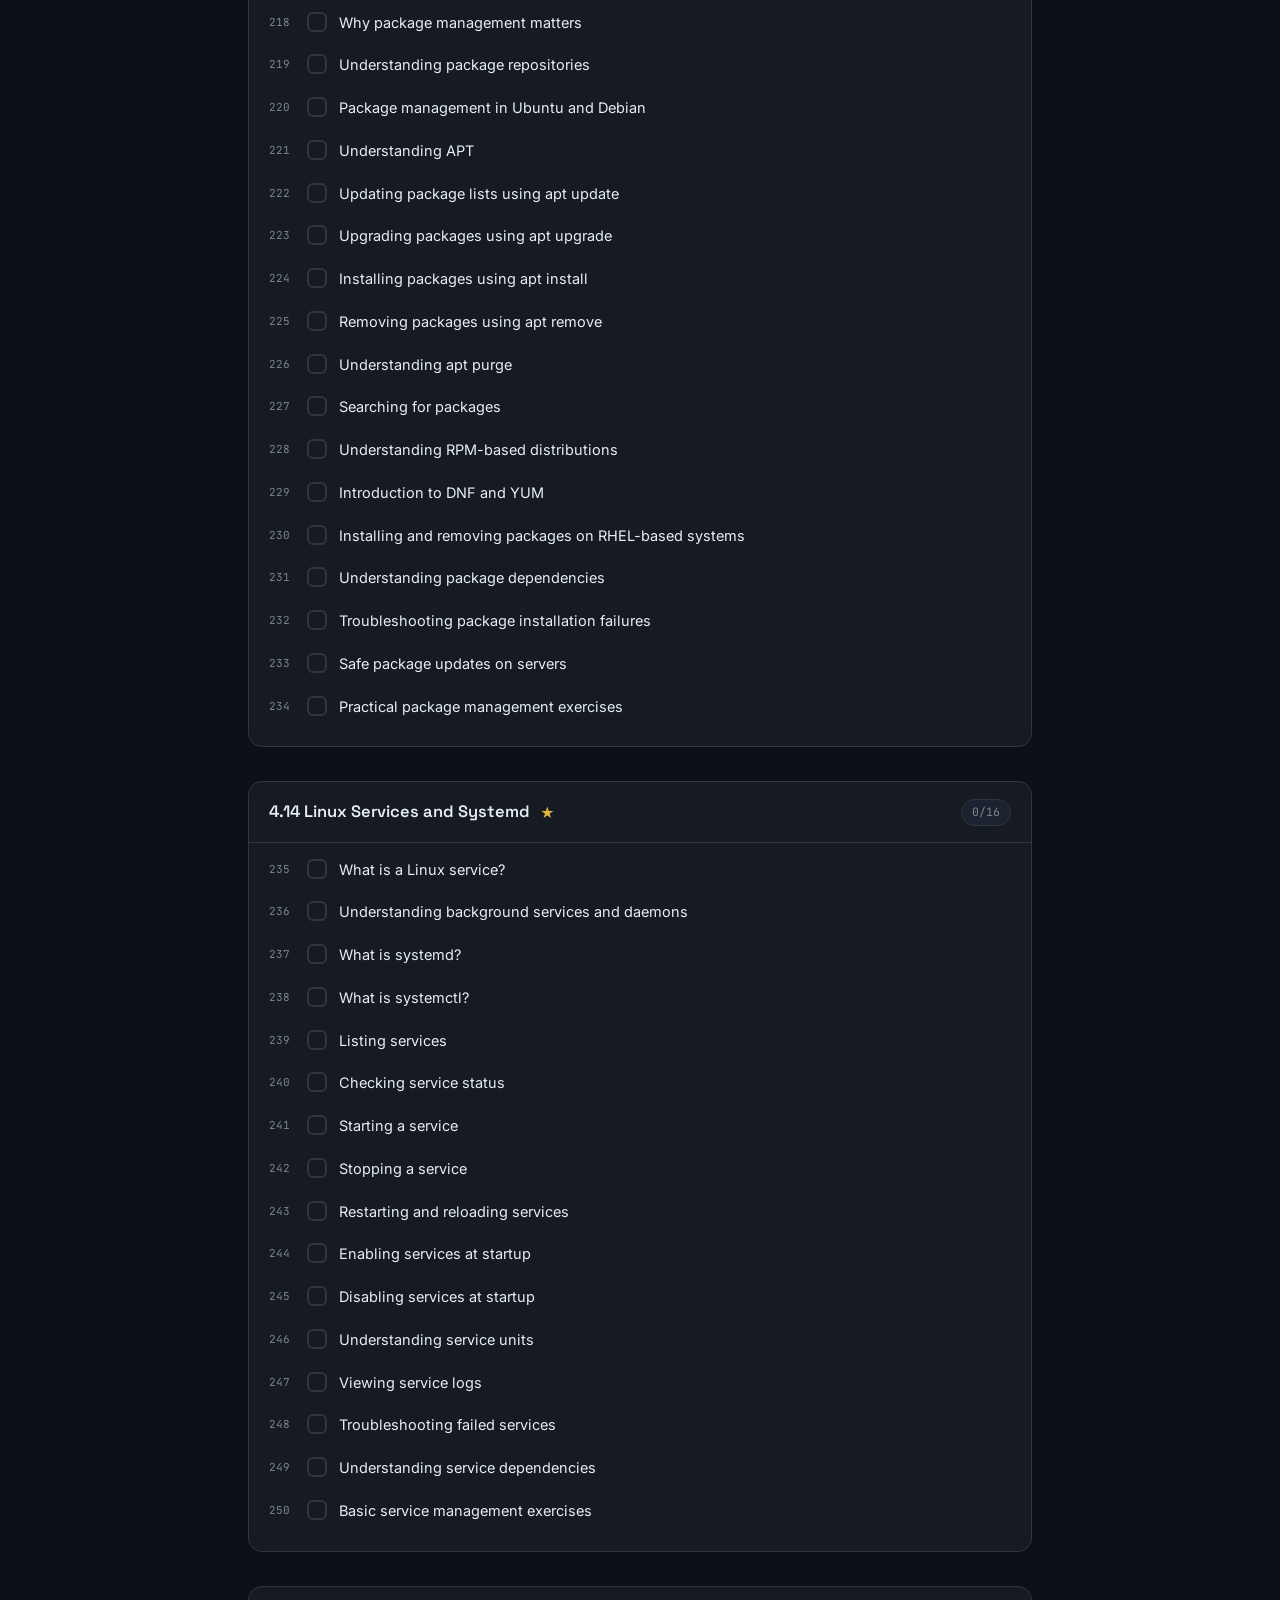
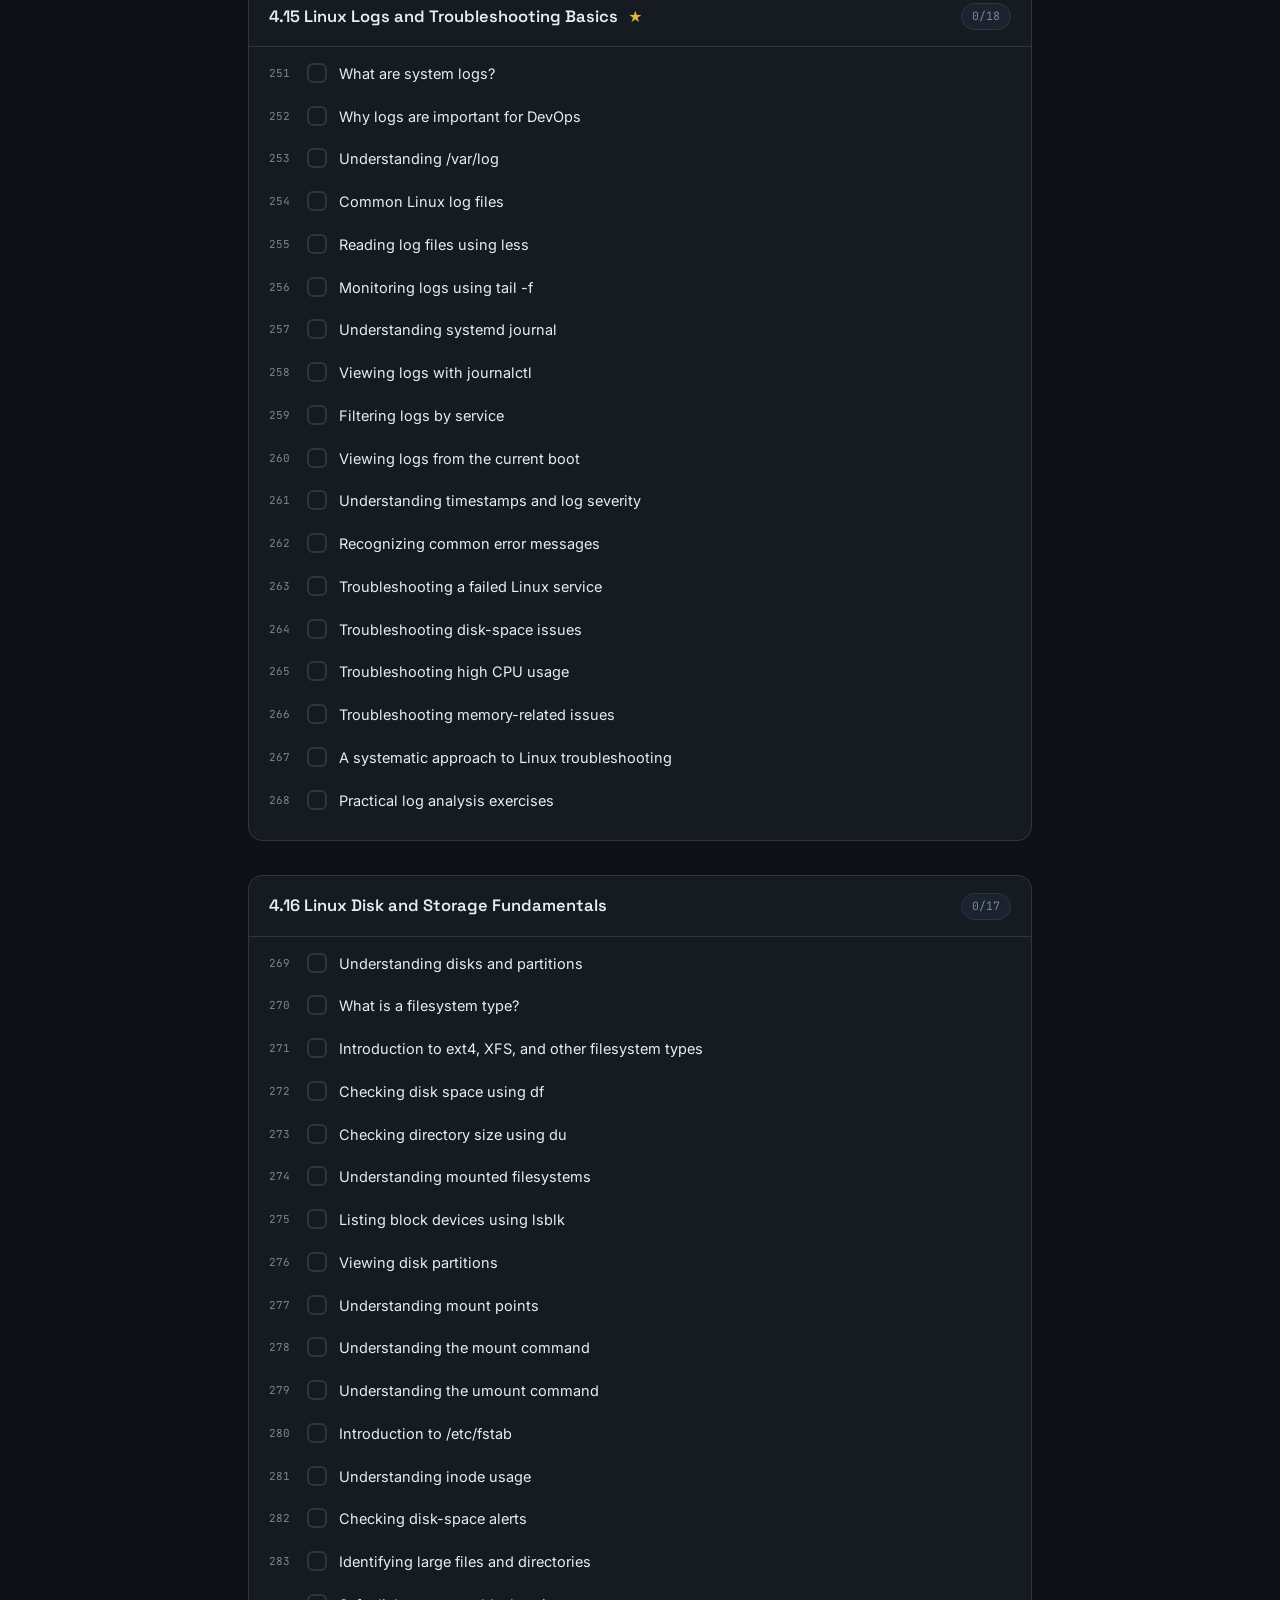
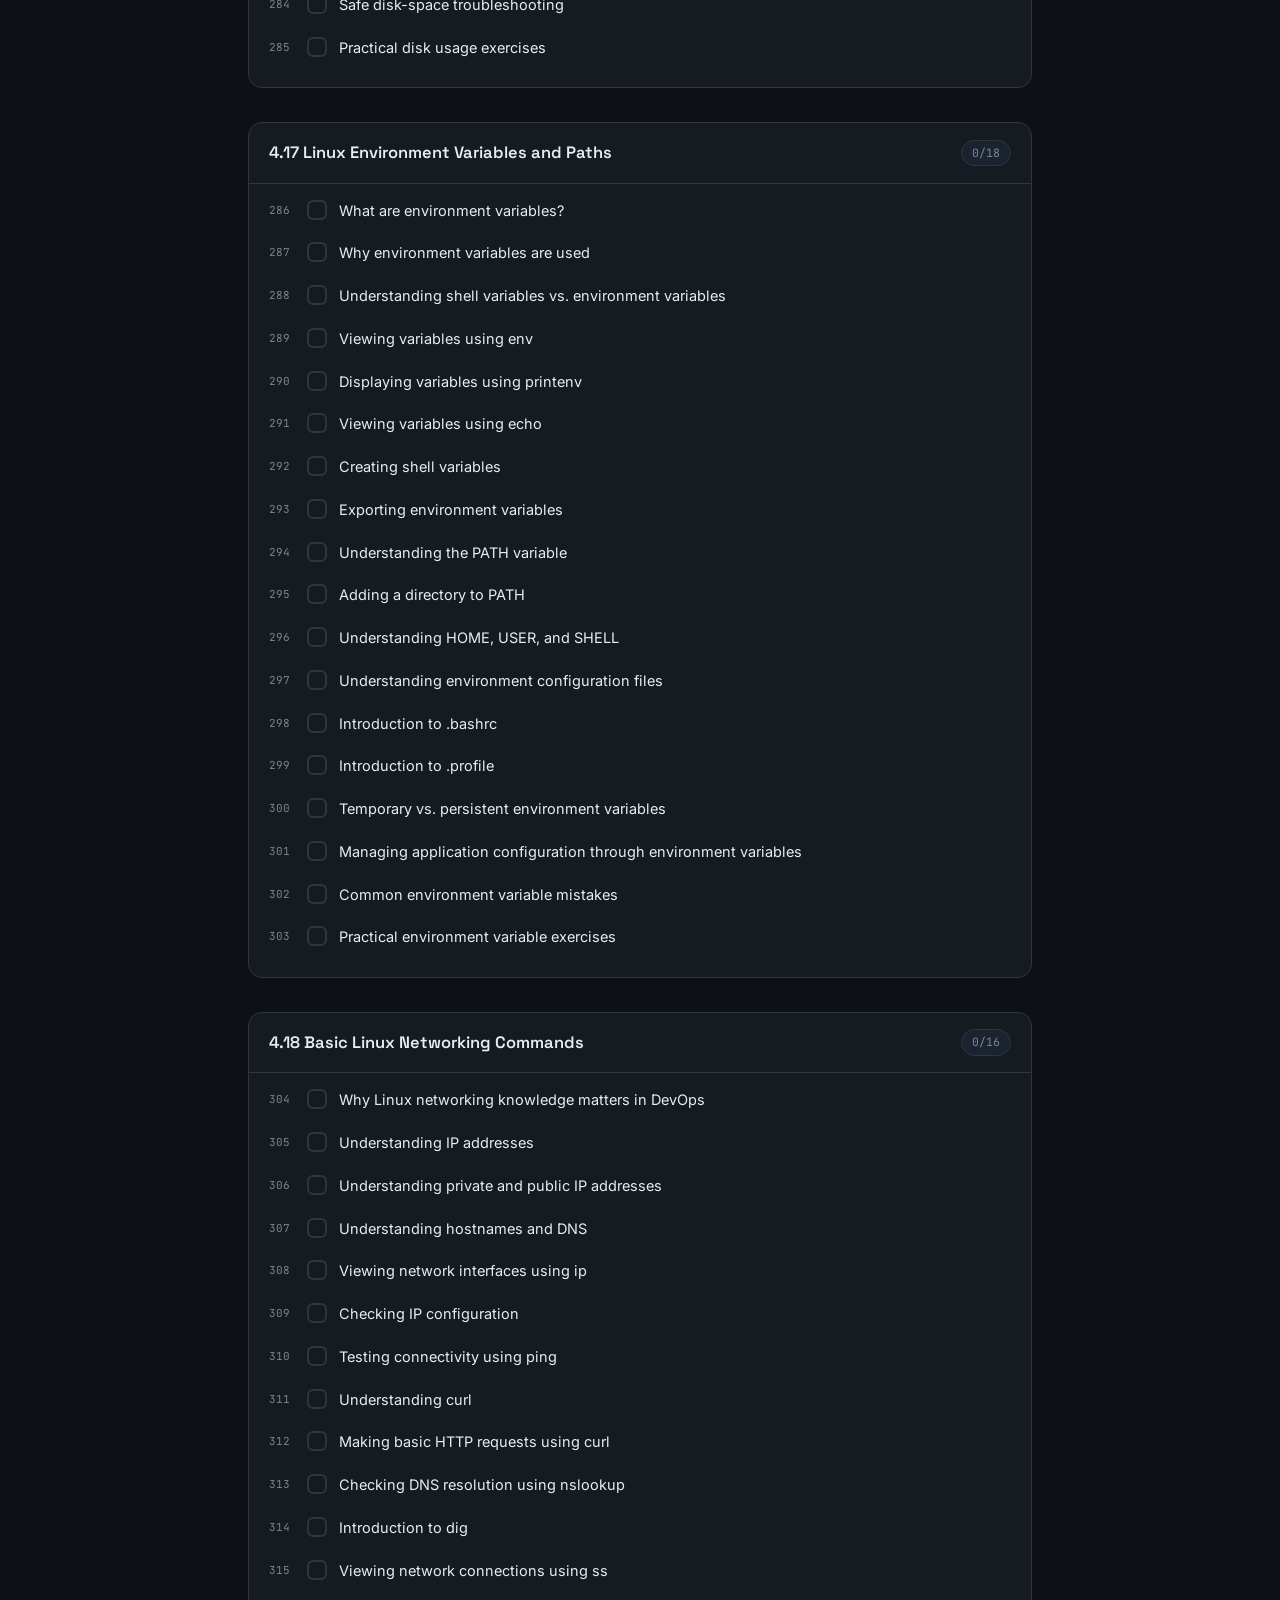
<file: topics/004-linux-fundamentals/004-linux-fundamentals.html>
<!DOCTYPE html>
<html lang="en">
<head>
<meta charset="UTF-8" />
<meta name="viewport" content="width=device-width, initial-scale=1.0" />
<title>Linux Fundamentals — DevOps Roadmap</title>
<link href="https://fonts.googleapis.com/css2?family=Space+Grotesk:wght@500;600;700&family=Inter:wght@400;500;600&family=JetBrains+Mono:wght@400;500;600&display=swap" rel="stylesheet">
<link rel="stylesheet" href="../../assets/style.css">
<style>
  :root{ --ring-color:#F0883E; --tc:#F0883E; }
  body{ background:radial-gradient(ellipse 900px 500px at 15% -10%, rgba(240,136,62,0.08), transparent), var(--bg); }
  .hero{display:flex; justify-content:space-between; align-items:flex-end; gap:20px; flex-wrap:wrap; margin-bottom:8px;}
  .section{margin-top:34px; border:1px solid var(--border); border-radius:14px; background:var(--surface); overflow:hidden;}
  .section.hidden{display:none;}
  .section-head{display:flex; align-items:center; gap:10px; padding:16px 20px; border-bottom:1px solid var(--border); flex-wrap:wrap;}
  .section-title{font-family:'Space Grotesk',sans-serif; font-weight:600; font-size:16.5px;}
  .star{color:#E3B341; font-size:14px;}
  .section-count{margin-left:auto; font-family:'JetBrains Mono',monospace; font-size:11.5px; color:var(--text-faint); background:var(--surface-2); border:1px solid var(--border); border-radius:20px; padding:3px 10px;}
  .group-tag{font-family:'JetBrains Mono',monospace; font-size:10.5px; color:#0D1117; background:var(--tc); border-radius:5px; padding:2px 7px; letter-spacing:.05em;}
  .section .note, .section .cmdbox, .section .workflow{margin-left:20px; margin-right:20px;}
  .items{padding:6px 8px 16px;}
  .item{display:flex; align-items:flex-start; gap:12px; padding:9px 12px; border-radius:9px; transition:background .12s;}
  .item:hover{background:var(--surface-2);}
  .check{width:20px; height:20px; border-radius:6px; border:2px solid var(--border); flex-shrink:0; margin-top:1px; display:flex; align-items:center; justify-content:center; font-size:12px; color:var(--bg); cursor:pointer; transition:all .15s;}
  .item.done .check{background:var(--tc); border-color:var(--tc);}
  .item-num{font-family:'JetBrains Mono',monospace; font-size:11px; color:var(--text-faint); flex-shrink:0; width:26px; margin-top:2px;}
  .item-body{flex:1; min-width:0;}
  a.item-text{font-size:14.5px; color:var(--text); transition:color .15s;}
  a.item-text:hover{color:var(--tc);}
  .item.done .item-text{color:var(--text-dim);}
  .item-tags{display:flex; flex-wrap:wrap; gap:6px; margin-top:6px;}
  .item-tag{font-family:'JetBrains Mono',monospace; font-size:10.5px; color:var(--text-faint); background:var(--surface-2); border:1px solid var(--border); border-radius:5px; padding:2px 7px;}
  .opt-tag{font-family:'JetBrains Mono',monospace; font-size:10px; color:var(--text-faint); border:1px solid var(--border); border-radius:5px; padding:1px 6px; margin-left:6px;}
  .item.item-hidden{display:none;}
  .workflow{padding:18px; background:var(--surface-2); border:1px solid var(--border); border-radius:10px; margin-top:14px; margin-bottom:18px;}
  .wf-step{display:flex; align-items:center; gap:12px;}
  .wf-dot{width:10px; height:10px; border-radius:50%; background:var(--tc); flex-shrink:0;}
  .wf-text{font-family:'JetBrains Mono',monospace; font-size:13px;}
  .wf-line{width:2px; height:16px; background:var(--tc); opacity:.35; margin-left:4px;}
</style>
</head>
<body>
<div class="wrap narrow">
  <a class="back" href="../../index.html">&larr; BACK TO ROADMAP</a>
  <p class="crumb"><b>Linux &amp; Operating Systems</b> &middot; Topic 4 of 150</p>
  <div class="hero">
    <div>
      <h1>Linux Fundamentals</h1>
      <p class="sub">The Linux basics every DevOps engineer needs: the terminal, files, users, permissions, processes, services, logs and basic troubleshooting. Click any item to open its notes, practice, and Q&amp;A.</p>
    </div>
    <div class="ring-wrap">
      <svg class="ring" width="60" height="60" viewBox="0 0 64 64">
        <circle class="ring-track" cx="32" cy="32" r="27"></circle>
        <circle id="ringFill" class="ring-fill" cx="32" cy="32" r="27"></circle>
      </svg>
      <div><div class="ring-num" id="progressNum">0/352</div><div class="ring-label">LEARNED</div></div>
    </div>
  </div>
  <input class="search" id="search" type="text" placeholder="Search within Linux Fundamentals — e.g. chmod, grep, systemctl..." style="margin-top:28px;" />
  <div id="sections"></div>
  <div class="footer"><span class="footer-note">PROGRESS SAVED IN THIS BROWSER &middot; SYNCS WITH THE MAIN ROADMAP</span></div>
</div>
<script src="../../assets/common.js"></script>
<script>
const TOPIC_ID = 4;                          // = topic number on the main roadmap
const CONTENT_SLUG = '004-linux-fundamentals'; // = content/<slug>.json, used for item.html links
const ITEMS_KEY = deTopicItemsKey(TOPIC_ID);

const SECTIONS = [
 {
  "title": "4.1 Introduction to Linux",
  "items": [
   {
    "t": "What is Linux?"
   },
   {
    "t": "Why Linux is important in DevOps"
   },
   {
    "t": "History and evolution of Linux"
   },
   {
    "t": "What is an operating system?"
   },
   {
    "t": "Linux vs. Windows"
   },
   {
    "t": "Linux vs. Unix"
   },
   {
    "t": "Open-source software and the Linux philosophy"
   },
   {
    "t": "What is the Linux kernel?"
   },
   {
    "t": "Linux kernel vs. operating system"
   },
   {
    "t": "What is a Linux distribution?"
   },
   {
    "t": "Popular Linux distributions: Ubuntu, Debian, Fedora, and Red Hat Enterprise Linux"
   },
   {
    "t": "Ubuntu vs. CentOS vs. RHEL"
   },
   {
    "t": "Linux use cases in the IT industry"
   },
   {
    "t": "Why Linux is widely used on servers and cloud platforms"
   },
   {
    "t": "Common Linux terminology"
   }
  ],
  "intro": {
   "type": "info",
   "text": "Linux basics for DevOps: the terminal, files, permissions and basic administration. Advanced scripting, networking, server administration and automation come in their own topics later."
  }
 },
 {
  "title": "4.2 Linux Architecture and Components",
  "items": [
   {
    "t": "Overview of Linux architecture"
   },
   {
    "t": "What is the Linux kernel?"
   },
   {
    "t": "What is a shell?"
   },
   {
    "t": "What is a terminal?"
   },
   {
    "t": "Terminal vs. shell vs. console"
   },
   {
    "t": "What is a command-line interface (CLI)?"
   },
   {
    "t": "What is a graphical user interface (GUI)?"
   },
   {
    "t": "User space vs. kernel space"
   },
   {
    "t": "What are system calls?"
   },
   {
    "t": "What are Linux utilities?"
   },
   {
    "t": "What are system libraries?"
   },
   {
    "t": "Understanding hardware and software interaction in Linux"
   },
   {
    "t": "How a Linux command gets executed"
   },
   {
    "t": "Understanding the Linux boot process"
   },
   {
    "t": "Basic Linux architecture diagram"
   }
  ]
 },
 {
  "title": "4.3 Setting Up a Linux Environment",
  "items": [
   {
    "t": "Different ways to use Linux"
   },
   {
    "t": "Installing Linux on a physical machine"
   },
   {
    "t": "Running Linux using a virtual machine"
   },
   {
    "t": "What is virtualization?"
   },
   {
    "t": "Running Linux using VirtualBox"
   },
   {
    "t": "Using Ubuntu through Windows Subsystem for Linux (WSL)"
   },
   {
    "t": "Accessing Linux through a cloud virtual machine"
   },
   {
    "t": "Understanding Linux login credentials"
   },
   {
    "t": "Opening and using the terminal"
   },
   {
    "t": "Understanding the command prompt"
   },
   {
    "t": "Understanding the current user and hostname"
   },
   {
    "t": "Checking the installed Linux distribution"
   },
   {
    "t": "Checking the Linux kernel version"
   },
   {
    "t": "Updating package information"
   },
   {
    "t": "Basic Linux environment setup checklist"
   }
  ]
 },
 {
  "title": "4.4 Linux Command-Line Fundamentals",
  "items": [
   {
    "t": "What is a Linux command?"
   },
   {
    "t": "Understanding command syntax"
   },
   {
    "t": "Commands, options, and arguments"
   },
   {
    "t": "Understanding command flags"
   },
   {
    "t": "Case sensitivity in Linux"
   },
   {
    "t": "Running your first Linux command"
   },
   {
    "t": "Using the pwd command"
   },
   {
    "t": "Using the whoami command"
   },
   {
    "t": "Using the date command"
   },
   {
    "t": "Using the cal command"
   },
   {
    "t": "Using the uname command"
   },
   {
    "t": "Using the hostname command"
   },
   {
    "t": "Using the clear command"
   },
   {
    "t": "Getting help with man"
   },
   {
    "t": "Getting help with --help"
   },
   {
    "t": "Understanding command output"
   },
   {
    "t": "Understanding command errors"
   },
   {
    "t": "Reusing commands with command history"
   },
   {
    "t": "Navigating previous commands"
   },
   {
    "t": "Common beginner command-line mistakes"
   }
  ]
 },
 {
  "title": "4.5 Linux Filesystem Hierarchy",
  "items": [
   {
    "t": "What is a filesystem?"
   },
   {
    "t": "Understanding the Linux filesystem structure"
   },
   {
    "t": "What is the root directory (/)?"
   },
   {
    "t": "What is the home directory?"
   },
   {
    "t": "Understanding the /root directory"
   },
   {
    "t": "Purpose of the /bin directory"
   },
   {
    "t": "Purpose of the /sbin directory"
   },
   {
    "t": "Purpose of the /etc directory"
   },
   {
    "t": "Purpose of the /home directory"
   },
   {
    "t": "Purpose of the /var directory"
   },
   {
    "t": "Purpose of the /tmp directory"
   },
   {
    "t": "Purpose of the /usr directory"
   },
   {
    "t": "Purpose of the /opt directory"
   },
   {
    "t": "Purpose of the /dev directory"
   },
   {
    "t": "Purpose of the /proc directory"
   },
   {
    "t": "Purpose of the /sys directory"
   },
   {
    "t": "Purpose of the /boot directory"
   },
   {
    "t": "Purpose of the /mnt and /media directories"
   },
   {
    "t": "Absolute paths vs. relative paths"
   },
   {
    "t": "Understanding hidden files and directories"
   },
   {
    "t": "Exploring the filesystem using terminal commands"
   }
  ]
 },
 {
  "title": "4.6 Navigating Directories and Managing Files",
  "items": [
   {
    "t": "Navigating directories with cd"
   },
   {
    "t": "Listing files using ls"
   },
   {
    "t": "Understanding ls -l"
   },
   {
    "t": "Displaying hidden files using ls -a"
   },
   {
    "t": "Combining command options"
   },
   {
    "t": "Creating directories using mkdir"
   },
   {
    "t": "Creating nested directories"
   },
   {
    "t": "Creating empty files using touch"
   },
   {
    "t": "Copying files using cp"
   },
   {
    "t": "Copying directories"
   },
   {
    "t": "Moving files using mv"
   },
   {
    "t": "Renaming files and directories"
   },
   {
    "t": "Removing files using rm"
   },
   {
    "t": "Removing empty directories using rmdir"
   },
   {
    "t": "Removing directories and their contents safely"
   },
   {
    "t": "Understanding wildcard characters"
   },
   {
    "t": "Using * and ? in filenames"
   },
   {
    "t": "Working with multiple files"
   },
   {
    "t": "Checking file and directory details"
   },
   {
    "t": "Practical file and directory management exercises"
   }
  ]
 },
 {
  "title": "4.7 Viewing and Editing Files",
  "items": [
   {
    "t": "Understanding text files in Linux"
   },
   {
    "t": "Displaying file contents using cat"
   },
   {
    "t": "Viewing files using less"
   },
   {
    "t": "Viewing files using more"
   },
   {
    "t": "Displaying the beginning of a file with head"
   },
   {
    "t": "Displaying the end of a file with tail"
   },
   {
    "t": "Following live log output using tail -f"
   },
   {
    "t": "Counting lines, words, and characters using wc"
   },
   {
    "t": "Understanding file content output"
   },
   {
    "t": "Introduction to text editors in Linux"
   },
   {
    "t": "What is Nano?"
   },
   {
    "t": "Editing files using Nano"
   },
   {
    "t": "Introduction to the Vim editor"
   },
   {
    "t": "Basic Vim navigation and editing"
   },
   {
    "t": "Saving and exiting text editors"
   },
   {
    "t": "Editing configuration files safely"
   },
   {
    "t": "Understanding file encoding and line endings"
   },
   {
    "t": "Practical file viewing and editing exercises"
   }
  ]
 },
 {
  "title": "4.8 Linux Users and Groups",
  "items": [
   {
    "t": "Understanding Linux users"
   },
   {
    "t": "Understanding the root user"
   },
   {
    "t": "Regular users vs. root"
   },
   {
    "t": "What is a Linux group?"
   },
   {
    "t": "Why user and group management matters"
   },
   {
    "t": "Understanding user IDs (UIDs)"
   },
   {
    "t": "Understanding group IDs (GIDs)"
   },
   {
    "t": "Viewing the current user"
   },
   {
    "t": "Listing logged-in users"
   },
   {
    "t": "Understanding /etc/passwd"
   },
   {
    "t": "Understanding /etc/shadow"
   },
   {
    "t": "Understanding /etc/group"
   },
   {
    "t": "Creating users with useradd"
   },
   {
    "t": "Setting passwords using passwd"
   },
   {
    "t": "Modifying user accounts using usermod"
   },
   {
    "t": "Creating groups with groupadd"
   },
   {
    "t": "Adding users to groups"
   },
   {
    "t": "Removing users and groups safely"
   },
   {
    "t": "Switching users with su"
   },
   {
    "t": "Understanding sudo"
   },
   {
    "t": "Principle of least privilege"
   },
   {
    "t": "Basic user and group management exercises"
   }
  ]
 },
 {
  "title": "4.9 Linux File Permissions and Ownership",
  "items": [
   {
    "t": "Why Linux permissions are important"
   },
   {
    "t": "Understanding read, write, and execute permissions"
   },
   {
    "t": "File permissions vs. directory permissions"
   },
   {
    "t": "Understanding owner, group, and others"
   },
   {
    "t": "Reading permission strings such as rwxr-xr--"
   },
   {
    "t": "Understanding numeric permission values"
   },
   {
    "t": "Calculating permission values using 4, 2, and 1"
   },
   {
    "t": "Changing permissions using chmod"
   },
   {
    "t": "Symbolic vs. numeric permission notation"
   },
   {
    "t": "Changing file ownership using chown"
   },
   {
    "t": "Changing group ownership using chgrp"
   },
   {
    "t": "Understanding default permissions"
   },
   {
    "t": "What is umask?"
   },
   {
    "t": "Understanding special permissions: SUID, SGID, and sticky bit"
   },
   {
    "t": "Common permission-denied errors"
   },
   {
    "t": "Safely managing permissions in production"
   },
   {
    "t": "Practical Linux permission exercises"
   }
  ],
  "important": true
 },
 {
  "title": "4.10 Searching and Filtering Files",
  "items": [
   {
    "t": "Why file searching is important"
   },
   {
    "t": "Finding files with find"
   },
   {
    "t": "Searching for files by name"
   },
   {
    "t": "Searching for files by type"
   },
   {
    "t": "Searching for files by size"
   },
   {
    "t": "Searching for recently modified files"
   },
   {
    "t": "Locating commands with which"
   },
   {
    "t": "Understanding whereis"
   },
   {
    "t": "Searching text using grep"
   },
   {
    "t": "Case-insensitive searching with grep -i"
   },
   {
    "t": "Searching recursively with grep -r"
   },
   {
    "t": "Displaying matching line numbers"
   },
   {
    "t": "Understanding regular-expression basics"
   },
   {
    "t": "Combining find and grep"
   },
   {
    "t": "Filtering command output"
   },
   {
    "t": "Practical file and text search exercises"
   }
  ]
 },
 {
  "title": "4.11 Input, Output, and Redirection",
  "items": [
   {
    "t": "Understanding standard input"
   },
   {
    "t": "Understanding standard output"
   },
   {
    "t": "Understanding standard error"
   },
   {
    "t": "What is output redirection?"
   },
   {
    "t": "Redirecting output using &gt;"
   },
   {
    "t": "Appending output using &gt;&gt;"
   },
   {
    "t": "Redirecting errors using 2&gt;"
   },
   {
    "t": "Redirecting standard output and errors"
   },
   {
    "t": "Redirecting input using &lt;"
   },
   {
    "t": "Understanding /dev/null"
   },
   {
    "t": "What is a pipe (|)?"
   },
   {
    "t": "Connecting commands using pipes"
   },
   {
    "t": "Combining grep, sort, and uniq"
   },
   {
    "t": "Understanding command chaining"
   },
   {
    "t": "Using ;, &amp;&amp;, and ||"
   },
   {
    "t": "Practical redirection and pipeline exercises"
   }
  ]
 },
 {
  "title": "4.12 Linux Processes and Basic System Monitoring",
  "items": [
   {
    "t": "What is a process?"
   },
   {
    "t": "Understanding process IDs (PIDs)"
   },
   {
    "t": "Parent and child processes"
   },
   {
    "t": "Foreground vs. background processes"
   },
   {
    "t": "Viewing processes using ps"
   },
   {
    "t": "Monitoring processes using top"
   },
   {
    "t": "Introduction to htop"
   },
   {
    "t": "Understanding CPU and memory usage"
   },
   {
    "t": "Viewing running processes with pgrep"
   },
   {
    "t": "Understanding process states"
   },
   {
    "t": "Sending signals to processes"
   },
   {
    "t": "Stopping processes using kill"
   },
   {
    "t": "Understanding kill -9 and why it should be used cautiously"
   },
   {
    "t": "Running commands in the background using &amp;"
   },
   {
    "t": "Understanding jobs and job control"
   },
   {
    "t": "Bringing jobs to the foreground and background"
   },
   {
    "t": "Understanding process priority"
   },
   {
    "t": "Introduction to nice and renice"
   },
   {
    "t": "Basic system resource monitoring"
   },
   {
    "t": "Practical process management exercises"
   }
  ],
  "important": true
 },
 {
  "title": "4.13 Linux Package Management",
  "items": [
   {
    "t": "What is a software package?"
   },
   {
    "t": "What is a package manager?"
   },
   {
    "t": "Why package management matters"
   },
   {
    "t": "Understanding package repositories"
   },
   {
    "t": "Package management in Ubuntu and Debian"
   },
   {
    "t": "Understanding APT"
   },
   {
    "t": "Updating package lists using apt update"
   },
   {
    "t": "Upgrading packages using apt upgrade"
   },
   {
    "t": "Installing packages using apt install"
   },
   {
    "t": "Removing packages using apt remove"
   },
   {
    "t": "Understanding apt purge"
   },
   {
    "t": "Searching for packages"
   },
   {
    "t": "Understanding RPM-based distributions"
   },
   {
    "t": "Introduction to DNF and YUM"
   },
   {
    "t": "Installing and removing packages on RHEL-based systems"
   },
   {
    "t": "Understanding package dependencies"
   },
   {
    "t": "Troubleshooting package installation failures"
   },
   {
    "t": "Safe package updates on servers"
   },
   {
    "t": "Practical package management exercises"
   }
  ]
 },
 {
  "title": "4.14 Linux Services and Systemd",
  "items": [
   {
    "t": "What is a Linux service?"
   },
   {
    "t": "Understanding background services and daemons"
   },
   {
    "t": "What is systemd?"
   },
   {
    "t": "What is systemctl?"
   },
   {
    "t": "Listing services"
   },
   {
    "t": "Checking service status"
   },
   {
    "t": "Starting a service"
   },
   {
    "t": "Stopping a service"
   },
   {
    "t": "Restarting and reloading services"
   },
   {
    "t": "Enabling services at startup"
   },
   {
    "t": "Disabling services at startup"
   },
   {
    "t": "Understanding service units"
   },
   {
    "t": "Viewing service logs"
   },
   {
    "t": "Troubleshooting failed services"
   },
   {
    "t": "Understanding service dependencies"
   },
   {
    "t": "Basic service management exercises"
   }
  ],
  "important": true
 },
 {
  "title": "4.15 Linux Logs and Troubleshooting Basics",
  "items": [
   {
    "t": "What are system logs?"
   },
   {
    "t": "Why logs are important for DevOps"
   },
   {
    "t": "Understanding /var/log"
   },
   {
    "t": "Common Linux log files"
   },
   {
    "t": "Reading log files using less"
   },
   {
    "t": "Monitoring logs using tail -f"
   },
   {
    "t": "Understanding systemd journal"
   },
   {
    "t": "Viewing logs with journalctl"
   },
   {
    "t": "Filtering logs by service"
   },
   {
    "t": "Viewing logs from the current boot"
   },
   {
    "t": "Understanding timestamps and log severity"
   },
   {
    "t": "Recognizing common error messages"
   },
   {
    "t": "Troubleshooting a failed Linux service"
   },
   {
    "t": "Troubleshooting disk-space issues"
   },
   {
    "t": "Troubleshooting high CPU usage"
   },
   {
    "t": "Troubleshooting memory-related issues"
   },
   {
    "t": "A systematic approach to Linux troubleshooting"
   },
   {
    "t": "Practical log analysis exercises"
   }
  ],
  "important": true
 },
 {
  "title": "4.16 Linux Disk and Storage Fundamentals",
  "items": [
   {
    "t": "Understanding disks and partitions"
   },
   {
    "t": "What is a filesystem type?"
   },
   {
    "t": "Introduction to ext4, XFS, and other filesystem types"
   },
   {
    "t": "Checking disk space using df"
   },
   {
    "t": "Checking directory size using du"
   },
   {
    "t": "Understanding mounted filesystems"
   },
   {
    "t": "Listing block devices using lsblk"
   },
   {
    "t": "Viewing disk partitions"
   },
   {
    "t": "Understanding mount points"
   },
   {
    "t": "Understanding the mount command"
   },
   {
    "t": "Understanding the umount command"
   },
   {
    "t": "Introduction to /etc/fstab"
   },
   {
    "t": "Understanding inode usage"
   },
   {
    "t": "Checking disk-space alerts"
   },
   {
    "t": "Identifying large files and directories"
   },
   {
    "t": "Safe disk-space troubleshooting"
   },
   {
    "t": "Practical disk usage exercises"
   }
  ]
 },
 {
  "title": "4.17 Linux Environment Variables and Paths",
  "items": [
   {
    "t": "What are environment variables?"
   },
   {
    "t": "Why environment variables are used"
   },
   {
    "t": "Understanding shell variables vs. environment variables"
   },
   {
    "t": "Viewing variables using env"
   },
   {
    "t": "Displaying variables using printenv"
   },
   {
    "t": "Viewing variables using echo"
   },
   {
    "t": "Creating shell variables"
   },
   {
    "t": "Exporting environment variables"
   },
   {
    "t": "Understanding the PATH variable"
   },
   {
    "t": "Adding a directory to PATH"
   },
   {
    "t": "Understanding HOME, USER, and SHELL"
   },
   {
    "t": "Understanding environment configuration files"
   },
   {
    "t": "Introduction to .bashrc"
   },
   {
    "t": "Introduction to .profile"
   },
   {
    "t": "Temporary vs. persistent environment variables"
   },
   {
    "t": "Managing application configuration through environment variables"
   },
   {
    "t": "Common environment variable mistakes"
   },
   {
    "t": "Practical environment variable exercises"
   }
  ]
 },
 {
  "title": "4.18 Basic Linux Networking Commands",
  "items": [
   {
    "t": "Why Linux networking knowledge matters in DevOps"
   },
   {
    "t": "Understanding IP addresses"
   },
   {
    "t": "Understanding private and public IP addresses"
   },
   {
    "t": "Understanding hostnames and DNS"
   },
   {
    "t": "Viewing network interfaces using ip"
   },
   {
    "t": "Checking IP configuration"
   },
   {
    "t": "Testing connectivity using ping"
   },
   {
    "t": "Understanding curl"
   },
   {
    "t": "Making basic HTTP requests using curl"
   },
   {
    "t": "Checking DNS resolution using nslookup"
   },
   {
    "t": "Introduction to dig"
   },
   {
    "t": "Viewing network connections using ss"
   },
   {
    "t": "Checking listening ports"
   },
   {
    "t": "Understanding TCP and UDP at a basic level"
   },
   {
    "t": "Understanding common connection errors"
   },
   {
    "t": "Basic network troubleshooting exercises"
   }
  ],
  "note": {
   "type": "info",
   "text": "Detailed networking, firewalls, SSH administration, and advanced network troubleshooting should be covered in their dedicated roadmap topics."
  }
 },
 {
  "title": "4.19 Introduction to Bash and Shell Scripting",
  "items": [
   {
    "t": "What is a shell script?"
   },
   {
    "t": "Why shell scripting is useful in DevOps"
   },
   {
    "t": "What is Bash?"
   },
   {
    "t": "Shell commands vs. shell scripts"
   },
   {
    "t": "Creating your first Bash script"
   },
   {
    "t": "Understanding the shebang (#!/bin/bash)"
   },
   {
    "t": "Making a script executable"
   },
   {
    "t": "Running a shell script"
   },
   {
    "t": "Printing output using echo"
   },
   {
    "t": "Using variables in Bash"
   },
   {
    "t": "Reading user input"
   },
   {
    "t": "Understanding exit codes"
   },
   {
    "t": "Using comments in shell scripts"
   },
   {
    "t": "Basic command substitution"
   },
   {
    "t": "Understanding script execution permissions"
   },
   {
    "t": "Common beginner shell scripting errors"
   },
   {
    "t": "Practical beginner scripting exercises"
   }
  ],
  "note": {
   "type": "info",
   "text": "Detailed conditionals, loops, functions, error handling, and automation scripts should be covered in a dedicated shell scripting topic later in the roadmap."
  }
 },
 {
  "title": "4.20 Linux Security Fundamentals",
  "items": [
   {
    "t": "Why Linux security matters in DevOps"
   },
   {
    "t": "Understanding least privilege"
   },
   {
    "t": "Root access and administrative privileges"
   },
   {
    "t": "Safe use of sudo"
   },
   {
    "t": "Basic user account security"
   },
   {
    "t": "Password security fundamentals"
   },
   {
    "t": "File and directory permission security"
   },
   {
    "t": "Understanding SSH at a high level"
   },
   {
    "t": "Why exposed services create risks"
   },
   {
    "t": "Keeping packages updated"
   },
   {
    "t": "Understanding security patches"
   },
   {
    "t": "Introduction to firewall concepts"
   },
   {
    "t": "Understanding basic audit logs"
   },
   {
    "t": "Common Linux security mistakes"
   },
   {
    "t": "Safe administrative practices"
   },
   {
    "t": "Linux security fundamentals for production systems"
   }
  ]
 }
];

// global sequential numbering — this n is what item.html?n= and content JSON "n" refer to
let counter = 0;
SECTIONS.forEach(sec => sec.items.forEach(it => { counter++; it.n = counter; }));
const TOTAL = counter;

let progress = deReadStore(ITEMS_KEY);
let query = '';
const NOTE_ICON = {info:'\u24D8', practice:'\u2605', warning:'\u26A0'};

function render(){
  const root = document.getElementById('sections');
  root.innerHTML = '';
  const q = query.trim().toLowerCase();
  SECTIONS.forEach(sec=>{
    const doneCount = sec.items.filter(it=>progress[it.n]).length;
    const match = it => !q || it.t.toLowerCase().includes(q) || (it.tags||[]).some(tg=>tg.toLowerCase().includes(q));
    const secEl = document.createElement('div');
    secEl.className = 'section' + (sec.items.some(match) ? '' : ' hidden');
    secEl.innerHTML = `<div class="section-head">
        <span class="section-title">${sec.title}</span>
        ${sec.important ? '<span class="star" title="Very important">&#9733;</span>' : ''}
        ${sec.group ? `<span class="group-tag">${sec.group}</span>` : ''}
        <span class="section-count">${doneCount}/${sec.items.length}</span></div>`;
    if(sec.intro) secEl.innerHTML += `<div class="note note-${sec.intro.type}"><span>${NOTE_ICON[sec.intro.type]}</span><span>${sec.intro.text}</span></div>`;
    const wrap = document.createElement('div'); wrap.className = 'items';
    sec.items.forEach(it=>{
      const isDone = !!progress[it.n];
      const row = document.createElement('div');
      row.className = 'item' + (isDone?' done':'') + (match(it)?'':' item-hidden');
      row.innerHTML = `<span class="item-num">${it.n}</span>
        <span class="check" data-n="${it.n}">${isDone?'\u2713':''}</span>
        <span class="item-body">
          <a class="item-text" href="../../item.html?topic=${CONTENT_SLUG}&n=${it.n}">${it.t}${it.optional?'<span class="opt-tag">optional</span>':''}<span class="item-arrow">&rarr;</span></a>
          ${it.tags ? `<div class="item-tags">${it.tags.map(tg=>`<span class="item-tag">${tg}</span>`).join('')}</div>` : ''}
        </span>`;
      row.querySelector('.check').addEventListener('click', ()=>toggleItem(it.n));
      wrap.appendChild(row);
    });
    secEl.appendChild(wrap);
    if(sec.commands){
      const box = document.createElement('div'); box.className = 'cmdbox';
      box.innerHTML = `<div class="cmdbox-head"><span class="cmdbox-label">Commands</span><button class="copy-btn">Copy</button></div><pre>${sec.commands.join('\n')}</pre>`;
      box.querySelector('.copy-btn').addEventListener('click', e=>{
        navigator.clipboard.writeText(sec.commands.join('\n')).then(()=>{ e.target.textContent='Copied'; setTimeout(()=>e.target.textContent='Copy',1400); }).catch(()=>{});
      });
      secEl.appendChild(box);
    }
    if(sec.workflow){
      const wf = document.createElement('div'); wf.className = 'workflow';
      wf.innerHTML = sec.workflow.map((s,i)=>`<div class="wf-step"><span class="wf-dot"></span><span class="wf-text">${s}</span></div>${i<sec.workflow.length-1?'<div class="wf-line"></div>':''}`).join('');
      secEl.appendChild(wf);
    }
    if(sec.note){
      const n = document.createElement('div'); n.className = `note note-${sec.note.type}`;
      n.innerHTML = `<span>${NOTE_ICON[sec.note.type]}</span><span>${sec.note.text}</span>`;
      n.style.marginBottom = '18px'; secEl.appendChild(n);
    } else secEl.style.paddingBottom = '2px';
    root.appendChild(secEl);
  });
  updateRing();
}
function updateRing(){
  const done = Object.keys(progress).filter(k=>progress[k]).length;
  document.getElementById('progressNum').textContent = `${done}/${TOTAL}`;
  deUpdateRing(document.getElementById('ringFill'), done, TOTAL);
}
function toggleItem(n){
  if(progress[n]) delete progress[n]; else progress[n] = true;
  deWriteStore(ITEMS_KEY, progress);
  deSyncTopicToRoadmap(TOPIC_ID, TOTAL);
  render();
}
document.getElementById('search').addEventListener('input', e=>{ query = e.target.value; render(); });
// refresh when coming back from an item page
window.addEventListener('focus', ()=>{ progress = deReadStore(ITEMS_KEY); render(); });
window.addEventListener('pageshow', ()=>{ progress = deReadStore(ITEMS_KEY); render(); });
render();
</script>
</body>
</html>
</file>
<file: assets/style.css>
:root{--bg:#0d1117;--surface:#161b22;--surface-2:#1c2330;--border:#30363d;--text:#e6edf3;--text-dim:#a8b3c0;--text-faint:#7d8590;--accent:#2f81f7;--ok:#3fb950;--ring-color:#2f81f7;--mono:'JetBrains Mono',ui-monospace,Consolas,monospace;--head:'Space Grotesk',system-ui,sans-serif}
*{box-sizing:border-box}
body{margin:0;background:var(--bg);color:var(--text);font:15px/1.65 Inter,system-ui,-apple-system,"Segoe UI",sans-serif}
a{color:var(--accent);text-decoration:none}
a:focus-visible,button:focus-visible,input:focus-visible{outline:2px solid var(--accent);outline-offset:2px}
.wrap{max-width:1000px;margin:0 auto;padding:28px 18px 70px}.wrap.narrow{max-width:820px}
.back{font:600 12px var(--mono);letter-spacing:.06em;color:var(--text-faint)}.back:hover{color:var(--text)}
.crumb{font:12px var(--mono);color:var(--text-faint);margin:14px 0 6px}.crumb b{color:var(--text-dim)}
h1{font:700 2rem var(--head);margin:.1em 0 .25em}
h3{font:600 1.1rem var(--head);margin:1.8em 0 .5em}
.sub{color:var(--text-dim);max-width:560px;margin:0}.muted{color:var(--text-dim)}
.ring-wrap{display:flex;align-items:center;gap:12px}.ring{transform:rotate(-90deg)}
.ring-track{fill:none;stroke:var(--border);stroke-width:5}
.ring-fill{fill:none;stroke:var(--ring-color);stroke-width:5;stroke-linecap:round;transition:stroke-dashoffset .4s}
.ring-num{font:700 20px var(--head)}.ring-label{font:10px var(--mono);letter-spacing:.1em;color:var(--text-faint)}
.search,.tools input{width:100%;font:inherit;padding:11px 14px;border-radius:9px;border:1px solid var(--border);background:var(--surface);color:var(--text)}
.note{display:flex;gap:10px;padding:11px 14px;border-radius:9px;border:1px solid var(--border);background:var(--surface-2);margin-top:12px;font-size:14px}
.note-info{border-left:3px solid var(--accent)}.note-practice{border-left:3px solid #e3b341}.note-warning{border-left:3px solid #f85149}
.cmdbox{margin-top:14px;margin-bottom:18px;border:1px solid var(--border);border-radius:10px;overflow:hidden}
.cmdbox-head{display:flex;justify-content:space-between;align-items:center;padding:7px 12px;background:var(--surface-2)}
.cmdbox-label{font:11px var(--mono);letter-spacing:.08em;text-transform:uppercase;color:var(--text-faint)}
.cmdbox pre{margin:0;padding:12px 14px;overflow-x:auto;font:13px var(--mono);background:#0a0e13}
.copy-btn,button,.btn{font:inherit;cursor:pointer;padding:6px 14px;border-radius:6px;border:1px solid var(--border);background:var(--surface);color:var(--text)}
.copy-btn{font-size:12px;padding:3px 10px}
button.primary{background:#238636;border-color:#2ea043;color:#fff;padding:9px 18px}
button.primary.is-done{background:var(--surface);border-color:var(--ok);color:var(--ok)}
.btn{display:inline-block;color:var(--text)}.btn[hidden]{display:none}
.footer{margin-top:40px;text-align:center}.footer-note{font:11px var(--mono);color:var(--text-faint);letter-spacing:.05em}
.item-arrow{opacity:0;margin-left:6px;transition:opacity .15s}.item:hover .item-arrow{opacity:1}
/* item page content */
.item-page h2{font:600 1.15rem var(--head);margin:2em 0 .6em;padding-bottom:.35em;border-bottom:1px solid var(--border)}
.panel{background:var(--surface);border:1px solid var(--border);border-radius:12px;padding:6px 20px 18px}
.definition-box{border-left:3px solid var(--accent);background:var(--surface-2);padding:12px 16px;border-radius:0 9px 9px 0;margin:14px 0}
.diagram,.code-block{margin:14px 0;border:1px solid var(--border);border-radius:9px;background:#0a0e13;overflow-x:auto}
.diagram pre,.code-block pre{margin:0;padding:14px 16px;font:13px/1.55 var(--mono)}
.diagram{border-style:dashed}
code{font:.9em var(--mono);background:var(--surface-2);padding:1px 5px;border-radius:4px}
pre code{background:none;padding:0}
table{border-collapse:collapse;display:block;overflow-x:auto;margin:14px 0;max-width:100%}
th,td{border:1px solid var(--border);padding:8px 12px;text-align:left;vertical-align:top}th{background:var(--surface-2)}
.practice-note{margin:16px 0 6px}
.qa{padding:12px 0;border-bottom:1px solid var(--border)}.qa:last-child{border:0}
.qa .q{font-weight:600}.qa .a{color:var(--text-dim);margin-top:4px}
.nav{display:flex;gap:10px;flex-wrap:wrap;margin-top:32px;align-items:center}
/* line map (index) */
.hero small{color:var(--text-faint);letter-spacing:.04em;font-family:var(--mono)}
.score{display:flex;align-items:center;gap:14px;margin:18px 0}.score b{font:700 1.6rem var(--head)}.score .bar{flex:1}
.bar{height:8px;background:var(--border);border-radius:4px;overflow:hidden}.bar>i{display:block;height:100%;background:var(--ok);width:0;transition:width .4s}
.tools{display:flex;gap:8px;flex-wrap:wrap;align-items:center;margin:14px 0}.tools input{flex:1;min-width:180px}.tools button.on{border-color:var(--accent);color:var(--accent)}
.line{margin:30px 0}.line h2{margin:0 0 6px;display:flex;align-items:center;gap:10px;font:600 1.1rem var(--head)}
.line .badge{background:var(--c);color:#0d1117;border-radius:12px;padding:1px 10px;font-size:.78rem;font-weight:700}
.stops{position:relative;list-style:none;margin:0;padding:0}
.stops::before{content:"";position:absolute;left:9px;top:14px;bottom:14px;width:6px;background:var(--c);border-radius:3px}
.stop{position:relative;padding:5px 0 5px 40px}
.stop::before{content:"";position:absolute;left:3px;top:50%;margin-top:-9px;width:18px;height:18px;border-radius:50%;background:var(--bg);border:4px solid var(--c)}
.stop.done::before{background:var(--c)}
.row2{display:flex;justify-content:space-between;gap:12px;padding:8px 12px;border:1px solid transparent;border-radius:8px;color:var(--text)}
a.row2:hover{background:var(--surface);border-color:var(--border)}
.stop.soon .row2{color:var(--text-faint)}.meta{color:var(--text-faint);font-size:.85rem;white-space:nowrap}
.empty{color:var(--text-faint);padding:24px 0}
.foot{display:flex;justify-content:space-between;gap:12px;flex-wrap:wrap;margin-top:40px;color:var(--text-faint);font-size:.85rem}
:root{--bg:#0d1117;--surface:#161b22;--surface-2:#1c2330;--border:#30363d;--text:#e6edf3;--text-dim:#a8b3c0;--text-faint:#7d8590;--accent:#2f81f7;--ok:#3fb950;--ring-color:#2f81f7;--mono:'JetBrains Mono',ui-monospace,Consolas,monospace;--head:'Space Grotesk',system-ui,sans-serif}
*{box-sizing:border-box}
body{margin:0;background:var(--bg);color:var(--text);font:15px/1.65 Inter,system-ui,-apple-system,"Segoe UI",sans-serif}
a{color:var(--accent);text-decoration:none}
a:focus-visible,button:focus-visible,input:focus-visible{outline:2px solid var(--accent);outline-offset:2px}
.wrap{max-width:1000px;margin:0 auto;padding:28px 18px 70px}.wrap.narrow{max-width:820px}
.back{font:600 12px var(--mono);letter-spacing:.06em;color:var(--text-faint)}.back:hover{color:var(--text)}
.crumb{font:12px var(--mono);color:var(--text-faint);margin:14px 0 6px}.crumb b{color:var(--text-dim)}
h1{font:700 2rem var(--head);margin:.1em 0 .25em}
h3{font:600 1.1rem var(--head);margin:1.8em 0 .5em}
.sub{color:var(--text-dim);max-width:560px;margin:0}.muted{color:var(--text-dim)}
.ring-wrap{display:flex;align-items:center;gap:12px}.ring{transform:rotate(-90deg)}
.ring-track{fill:none;stroke:var(--border);stroke-width:5}
.ring-fill{fill:none;stroke:var(--ring-color);stroke-width:5;stroke-linecap:round;transition:stroke-dashoffset .4s}
.ring-num{font:700 20px var(--head)}.ring-label{font:10px var(--mono);letter-spacing:.1em;color:var(--text-faint)}
.search,.tools input{width:100%;font:inherit;padding:11px 14px;border-radius:9px;border:1px solid var(--border);background:var(--surface);color:var(--text)}
.note{display:flex;gap:10px;padding:11px 14px;border-radius:9px;border:1px solid var(--border);background:var(--surface-2);margin-top:12px;font-size:14px}
.note-info{border-left:3px solid var(--accent)}.note-practice{border-left:3px solid #e3b341}.note-warning{border-left:3px solid #f85149}
.cmdbox{margin-top:14px;margin-bottom:18px;border:1px solid var(--border);border-radius:10px;overflow:hidden}
.cmdbox-head{display:flex;justify-content:space-between;align-items:center;padding:7px 12px;background:var(--surface-2)}
.cmdbox-label{font:11px var(--mono);letter-spacing:.08em;text-transform:uppercase;color:var(--text-faint)}
.cmdbox pre{margin:0;padding:12px 14px;overflow-x:auto;font:13px var(--mono);background:#0a0e13}
.copy-btn,button,.btn{font:inherit;cursor:pointer;padding:6px 14px;border-radius:6px;border:1px solid var(--border);background:var(--surface);color:var(--text)}
.copy-btn{font-size:12px;padding:3px 10px}
button.primary{background:#238636;border-color:#2ea043;color:#fff;padding:9px 18px}
button.primary.is-done{background:var(--surface);border-color:var(--ok);color:var(--ok)}
.btn{display:inline-block;color:var(--text)}.btn[hidden]{display:none}
.footer{margin-top:40px;text-align:center}.footer-note{font:11px var(--mono);color:var(--text-faint);letter-spacing:.05em}
.item-arrow{opacity:0;margin-left:6px;transition:opacity .15s}.item:hover .item-arrow{opacity:1}
/* item page content */
.item-page h2{font:600 1.15rem var(--head);margin:2em 0 .6em;padding-bottom:.35em;border-bottom:1px solid var(--border)}
.panel{background:var(--surface);border:1px solid var(--border);border-radius:12px;padding:6px 20px 18px}
.definition-box{border-left:3px solid var(--accent);background:var(--surface-2);padding:12px 16px;border-radius:0 9px 9px 0;margin:14px 0}
.diagram,.code-block{margin:14px 0;border:1px solid var(--border);border-radius:9px;background:#0a0e13;overflow-x:auto}
.diagram pre,.code-block pre{margin:0;padding:14px 16px;font:13px/1.55 var(--mono)}
.diagram{border-style:dashed}
code{font:.9em var(--mono);background:var(--surface-2);padding:1px 5px;border-radius:4px}
pre code{background:none;padding:0}
table{border-collapse:collapse;display:block;overflow-x:auto;margin:14px 0;max-width:100%}
th,td{border:1px solid var(--border);padding:8px 12px;text-align:left;vertical-align:top}th{background:var(--surface-2)}
.practice-note{margin:16px 0 6px}
.qa{padding:12px 0;border-bottom:1px solid var(--border)}.qa:last-child{border:0}
.qa .q{font-weight:600}.qa .a{color:var(--text-dim);margin-top:4px}
.nav{display:flex;gap:10px;flex-wrap:wrap;margin-top:32px;align-items:center}
/* line map (index) */
.hero small{color:var(--text-faint);letter-spacing:.04em;font-family:var(--mono)}
.score{display:flex;align-items:center;gap:14px;margin:18px 0}.score b{font:700 1.6rem var(--head)}.score .bar{flex:1}
.bar{height:8px;background:var(--border);border-radius:4px;overflow:hidden}.bar>i{display:block;height:100%;background:var(--ok);width:0;transition:width .4s}
.tools{display:flex;gap:8px;flex-wrap:wrap;align-items:center;margin:14px 0}.tools input{flex:1;min-width:180px}.tools button.on{border-color:var(--accent);color:var(--accent)}
.line{margin:30px 0}.line h2{margin:0 0 6px;display:flex;align-items:center;gap:10px;font:600 1.1rem var(--head)}
.line .badge{background:var(--c);color:#0d1117;border-radius:12px;padding:1px 10px;font-size:.78rem;font-weight:700}
.stops{position:relative;list-style:none;margin:0;padding:0}
.stops::before{content:"";position:absolute;left:9px;top:14px;bottom:14px;width:6px;background:var(--c);border-radius:3px}
.stop{position:relative;padding:5px 0 5px 40px}
.stop::before{content:"";position:absolute;left:3px;top:50%;margin-top:-9px;width:18px;height:18px;border-radius:50%;background:var(--bg);border:4px solid var(--c)}
.stop.done::before{background:var(--c)}
.row2{display:flex;justify-content:space-between;gap:12px;padding:8px 12px;border:1px solid transparent;border-radius:8px;color:var(--text)}
a.row2:hover{background:var(--surface);border-color:var(--border)}
.stop.soon .row2{color:var(--text-faint)}.meta{color:var(--text-faint);font-size:.85rem;white-space:nowrap}
.empty{color:var(--text-faint);padding:24px 0}
.foot{display:flex;justify-content:space-between;gap:12px;flex-wrap:wrap;margin-top:40px;color:var(--text-faint);font-size:.85rem}

/* item page extras */
.explanation ul,.explanation ol,.definition-box ol{margin:8px 0 14px;padding-left:22px}
.explanation li,.definition-box li{margin:5px 0}
.practice-note{font:600 12px var(--mono);letter-spacing:.06em;text-transform:uppercase;color:#7ee787;margin:26px 0 10px}
#practiceList>.practice-note:first-child{margin-top:0}
#practiceList .definition-box{margin:0 0 10px}
#practiceList .practice-list{margin-bottom:6px}
</file>
